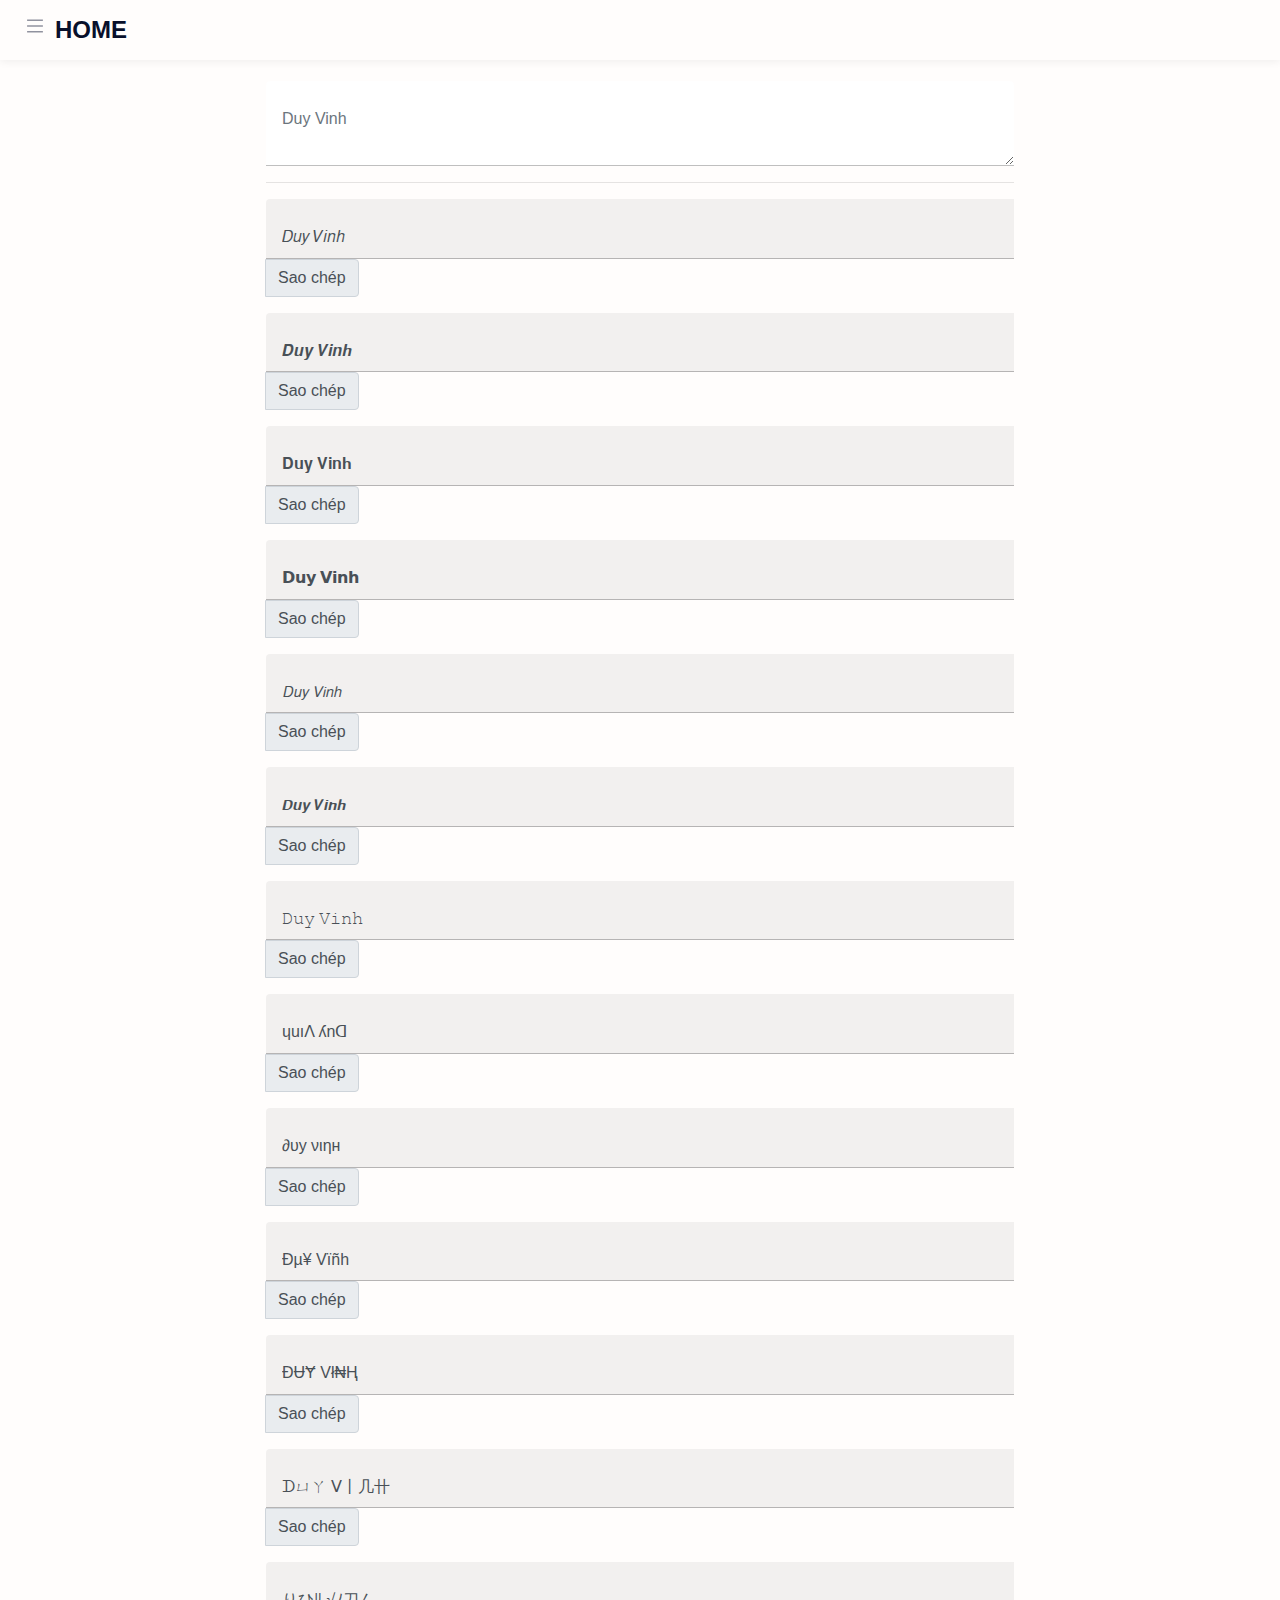
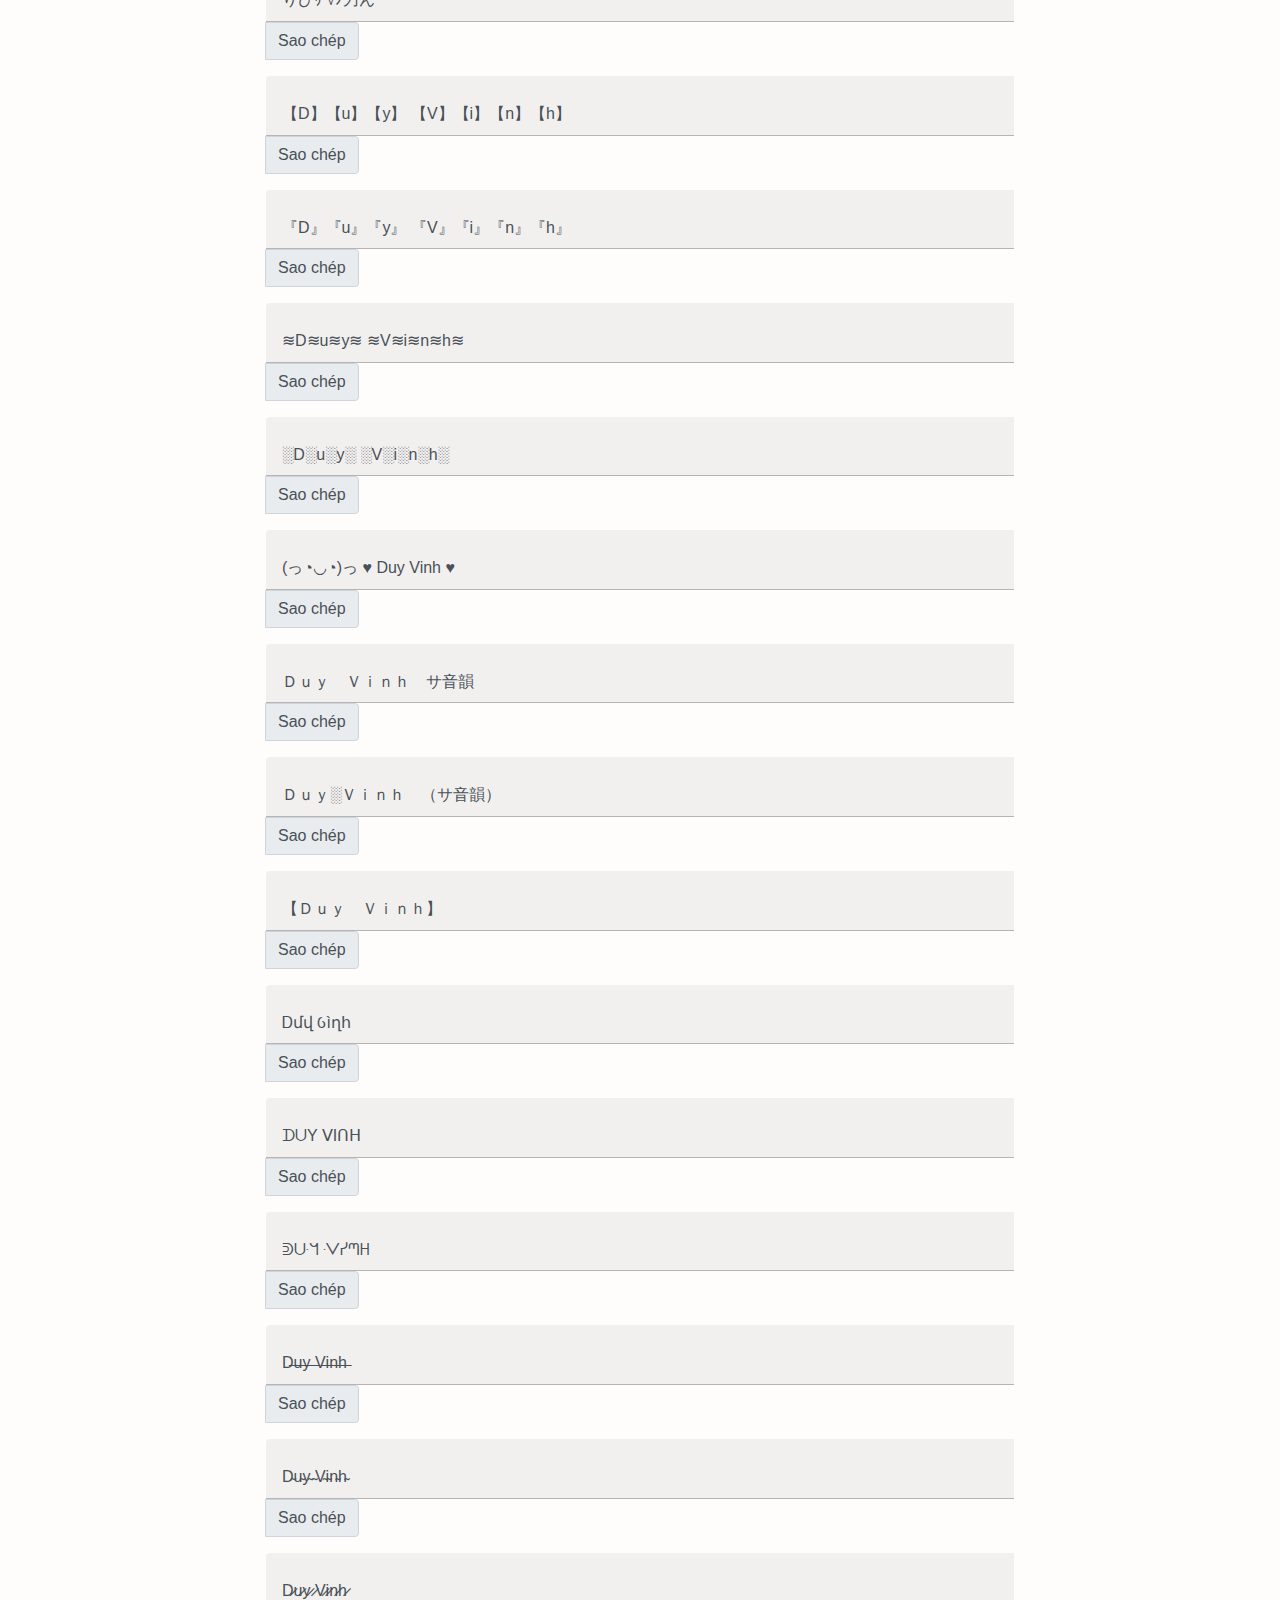
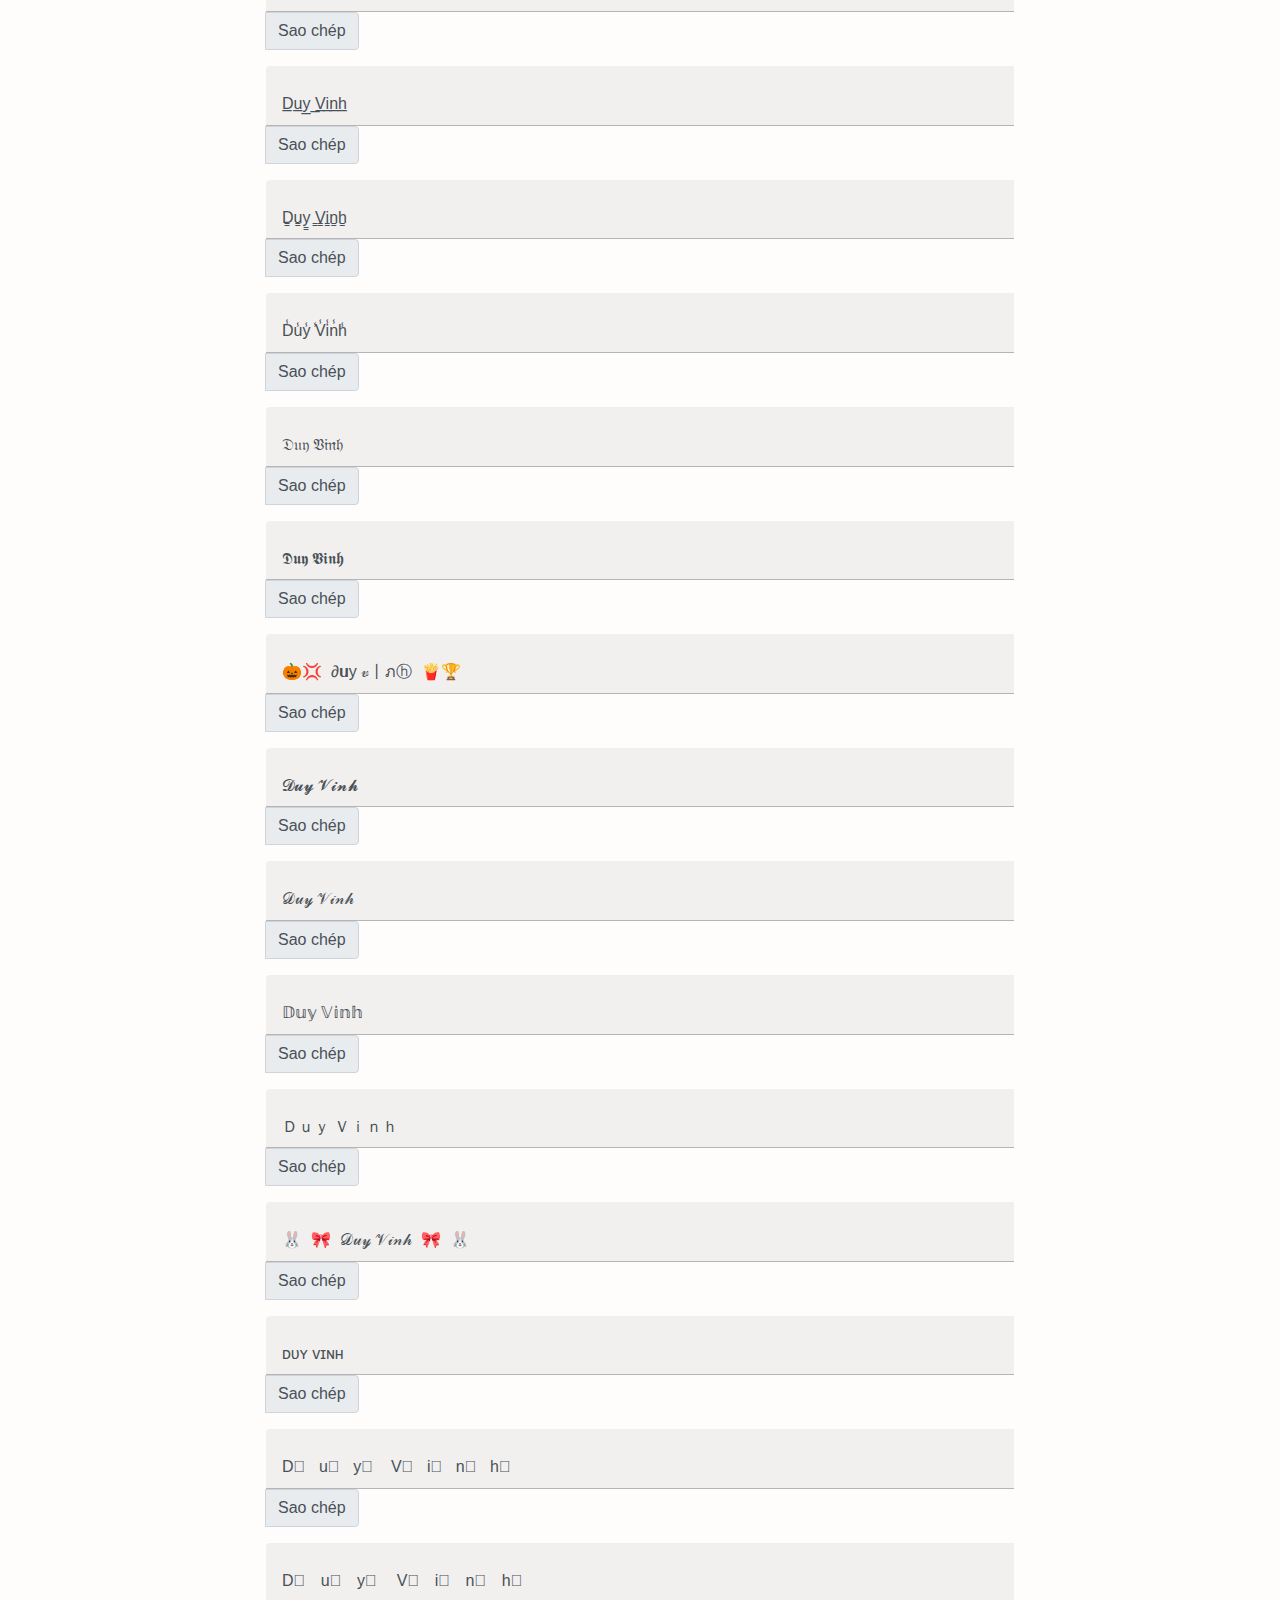
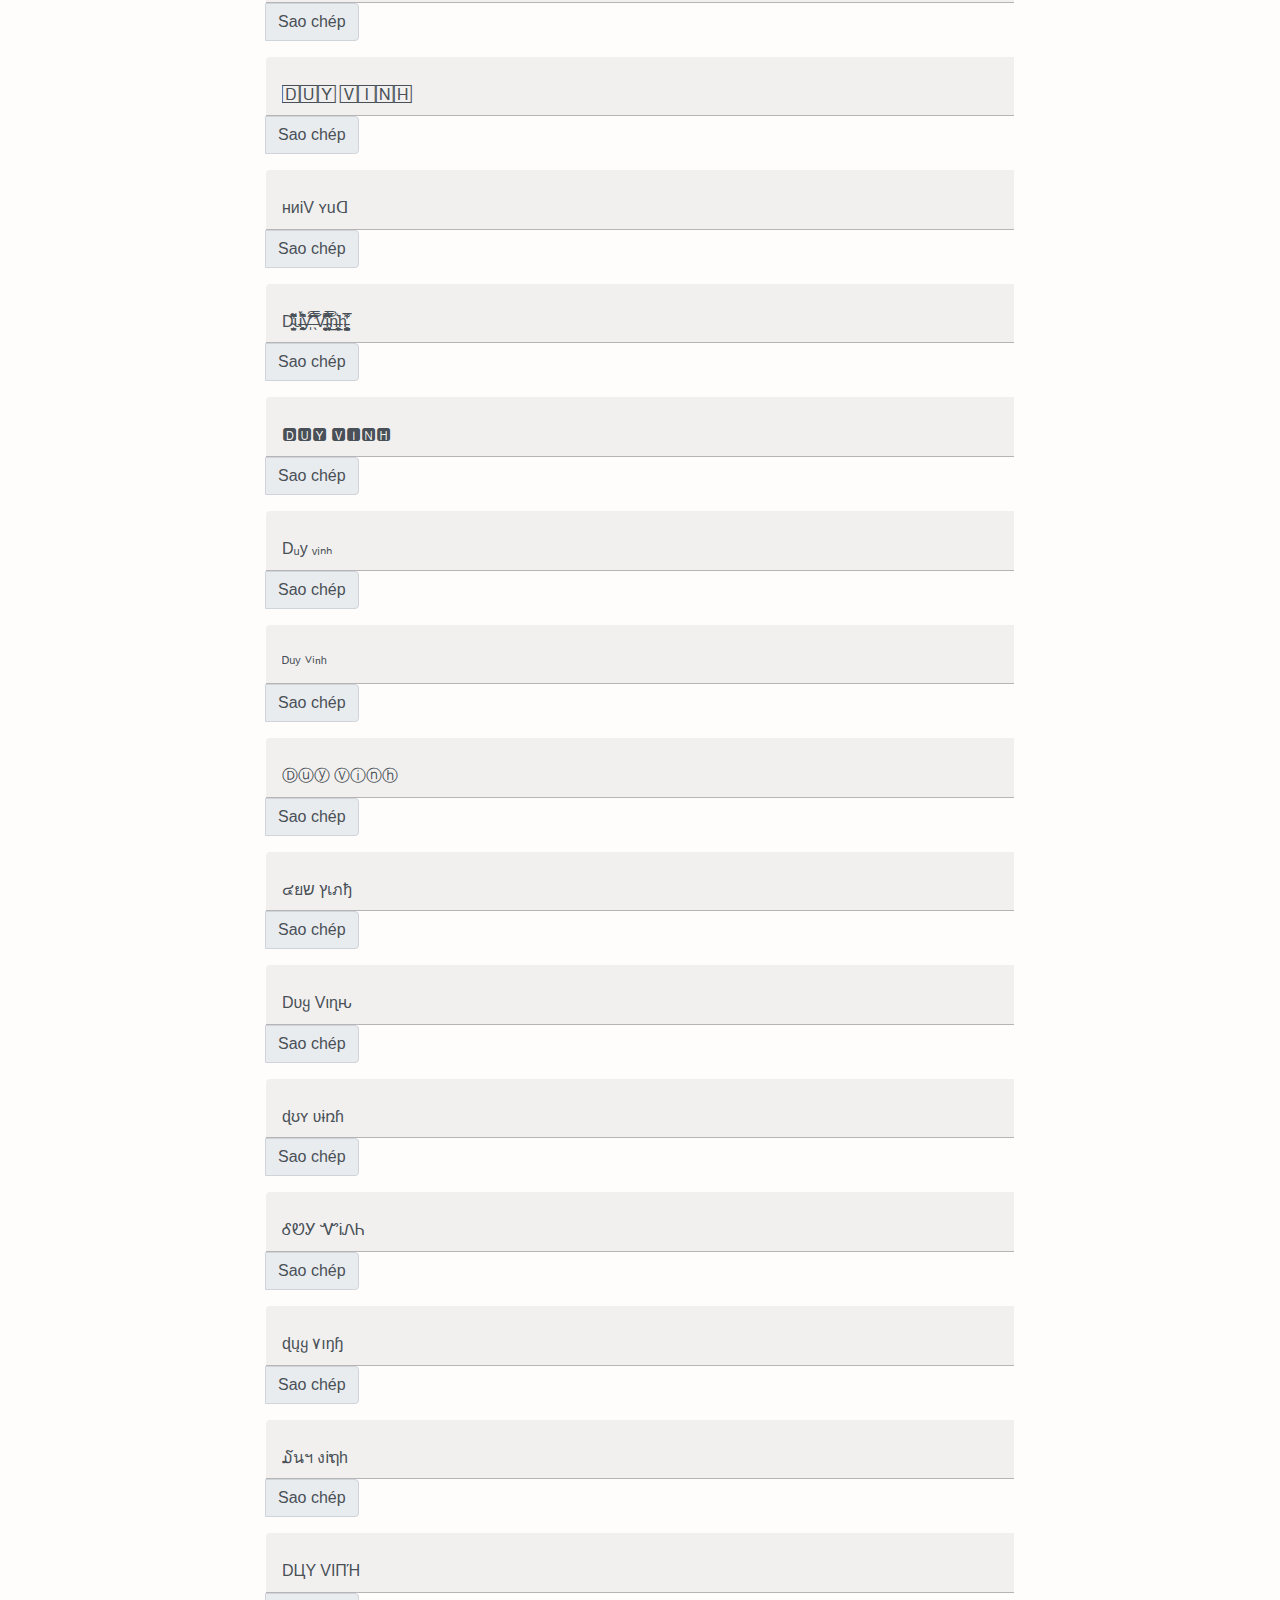
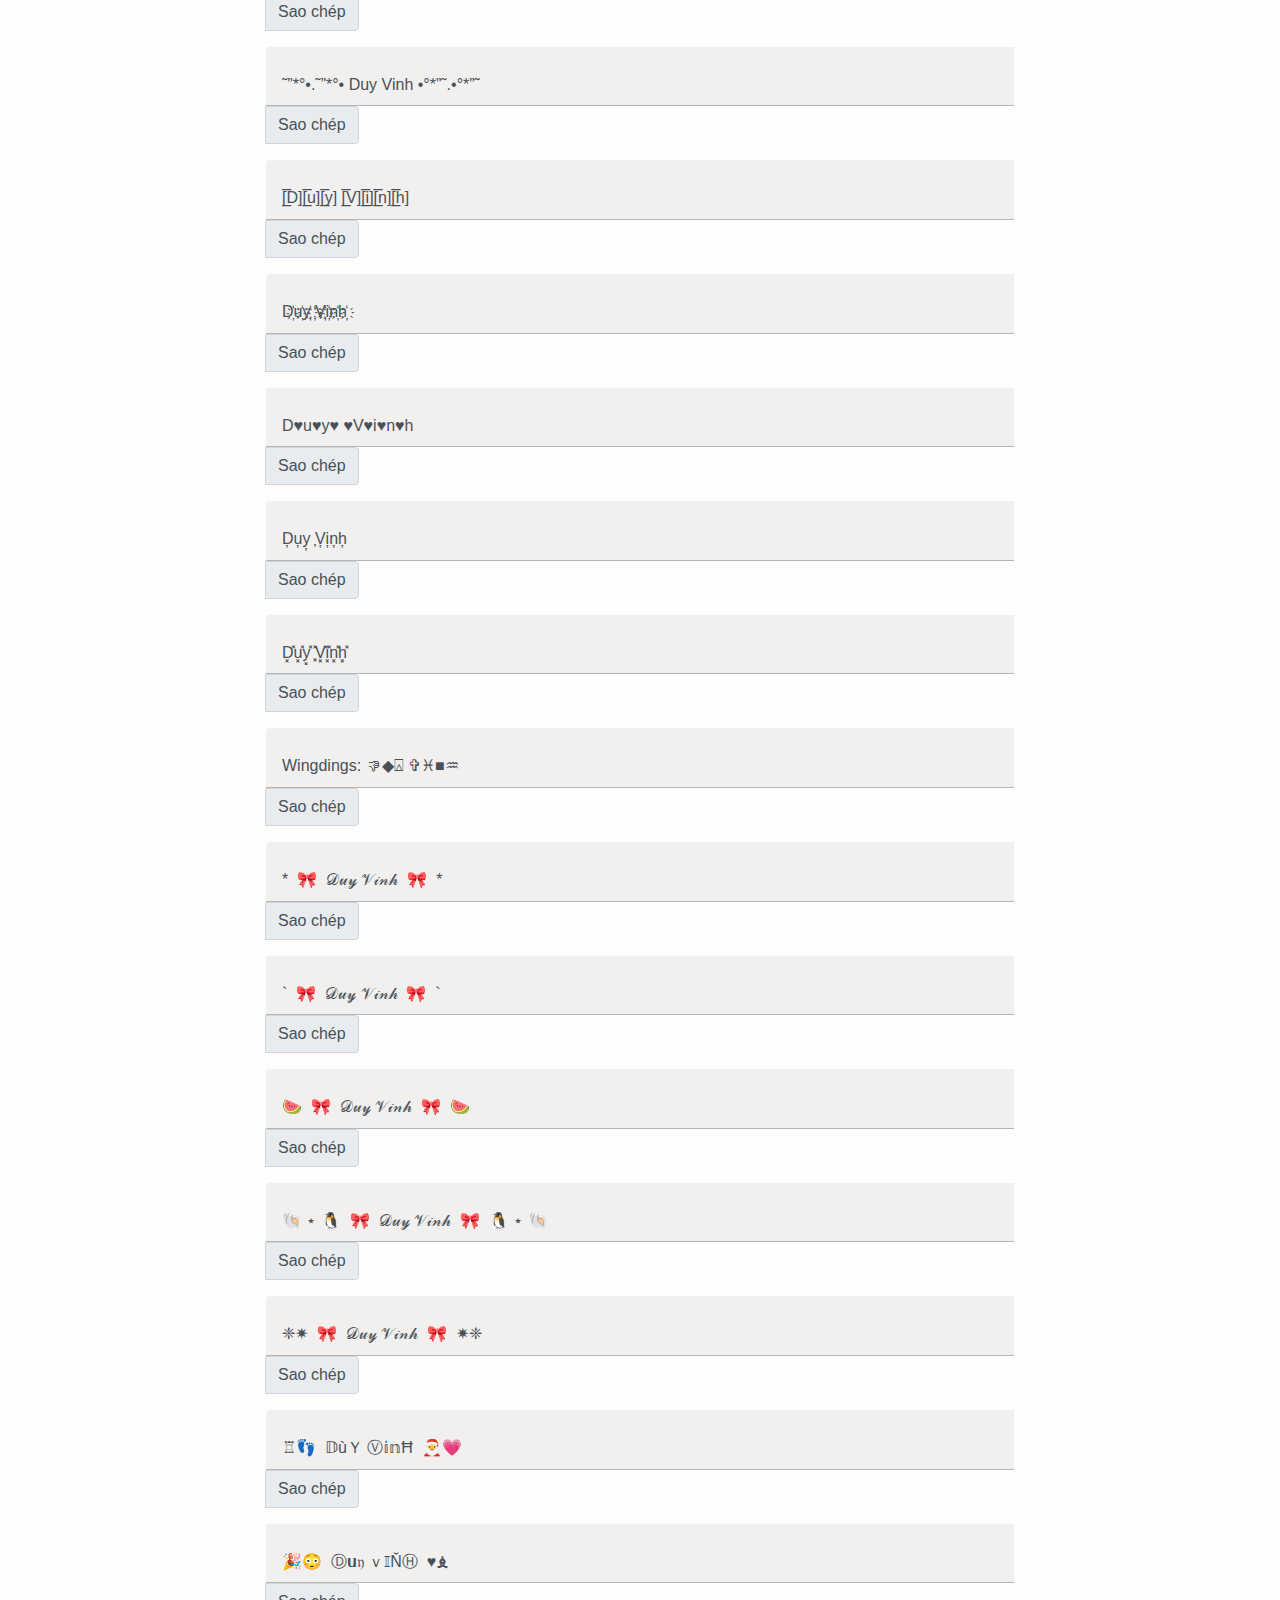
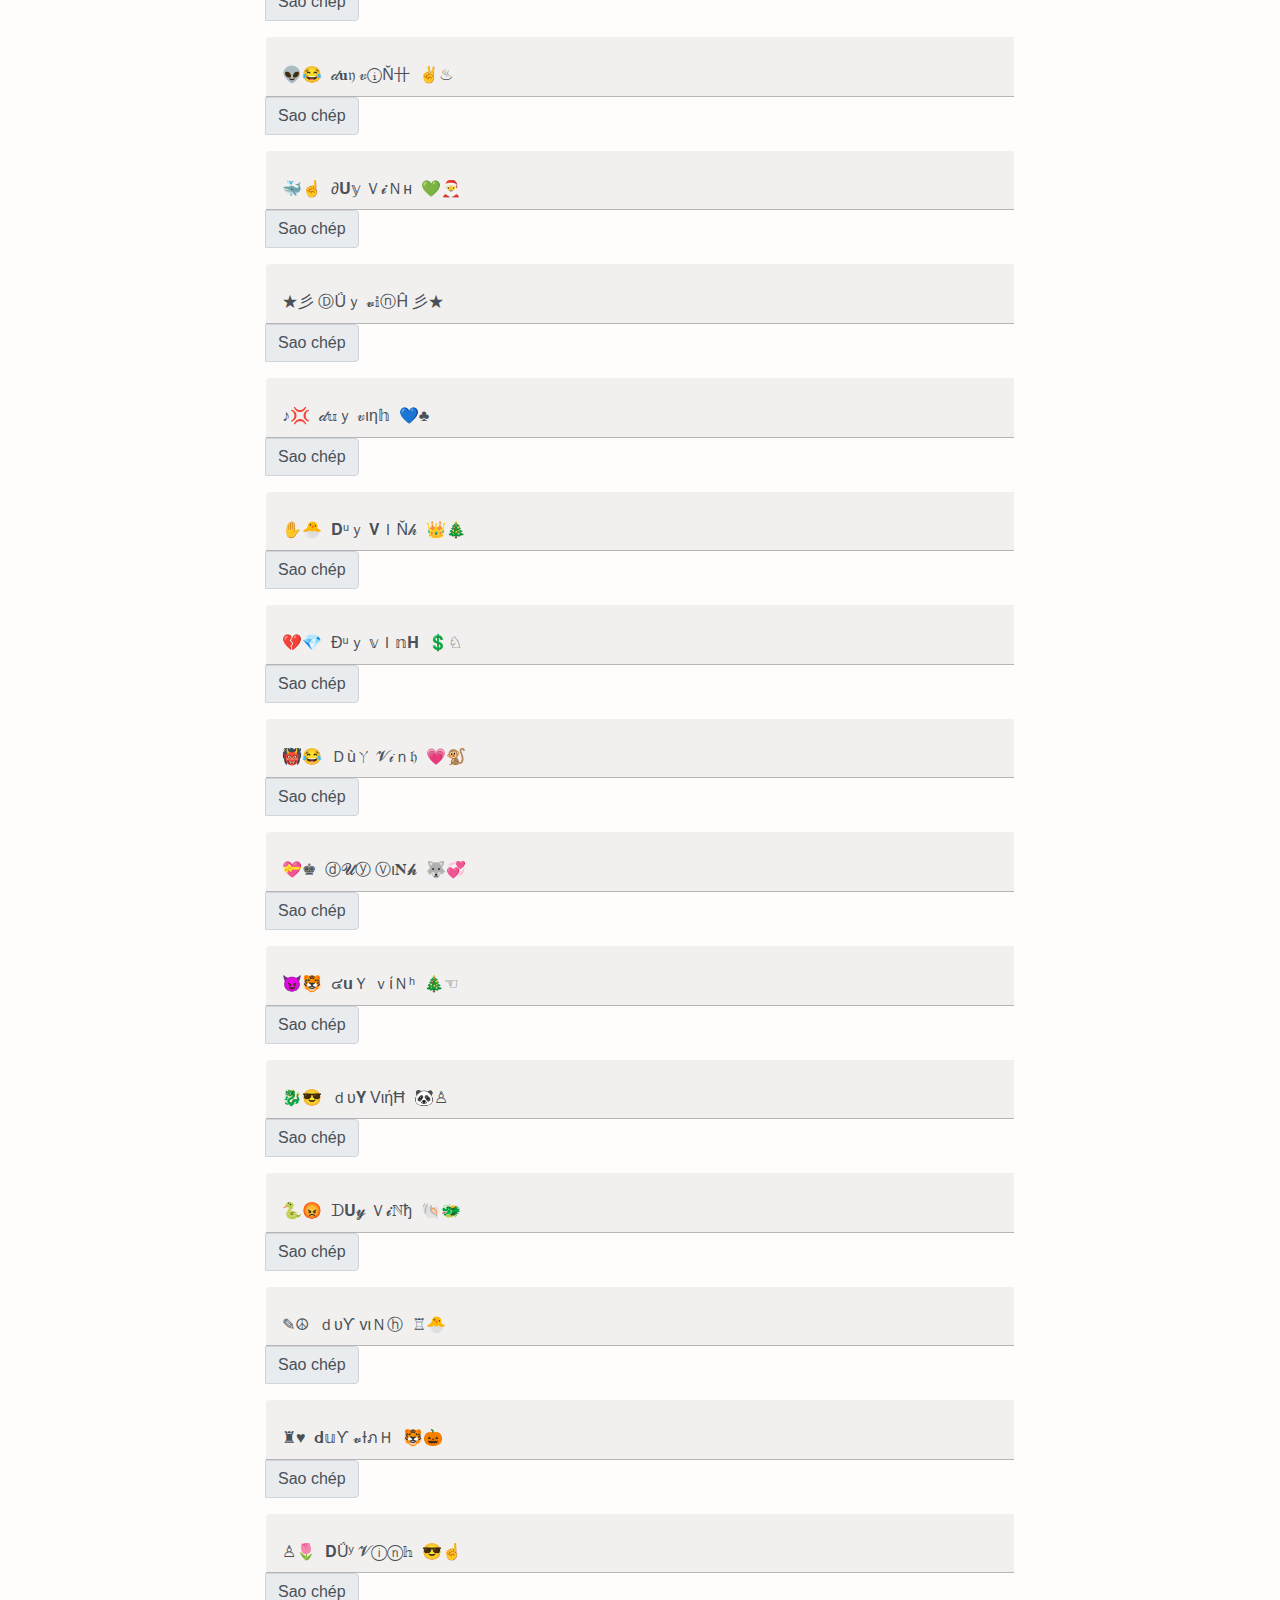
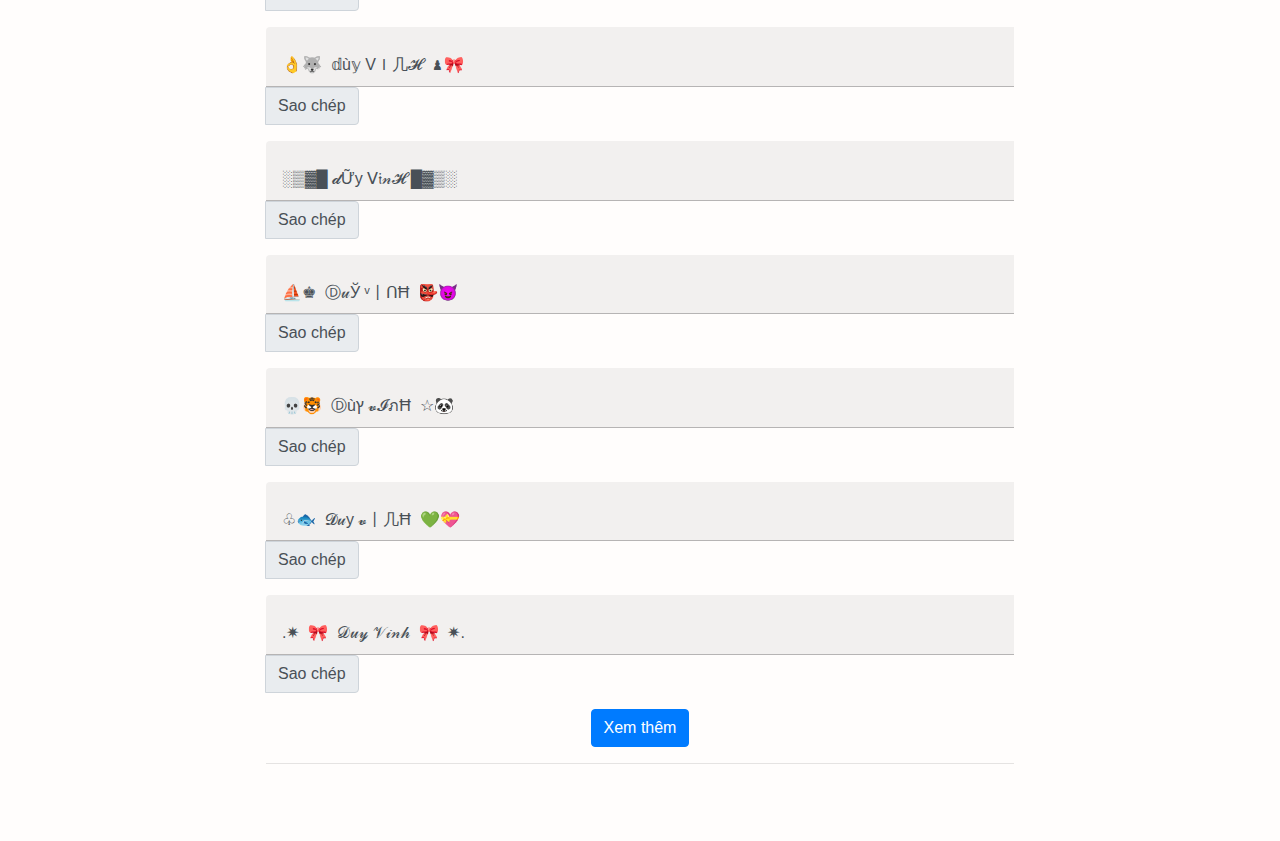
<file: kitu/index.html>
<!DOCTYPE html>
<!--
              Vương Thanh Nhã
-->
<html lang="vi">

<head>
  <meta charset="UTF-8">
    <meta name="viewport" content="width=device-width, initial-scale=1.0">
    <meta charset="utf-8">
<meta name="description" content="Tạo kí tự đẹp, kí tự hay">
<meta name="keywords" content="website">
<meta property="og:url" content="https://dinhduyvinh.id.vn/" />
<meta property="og:type" content="website" />
<meta property="og:title" content="Tạo kí tự đẹp, kí tự hay" />
<meta property="og:description" content="website" />
<meta property="og:image" content="https://graph.facebook.com/100015359342786/picture?width=500&height=500&access_token=6628568379|c1e620fa708a1d5696fb991c1bde5662" />
    <!--=============== FAVICON ===============-->
    <link rel="shortcut icon" href="https://i.imgur.com/uaaub9G.png" type="image/x-icon">
  <title>Tạo Chữ Online</title>
  <!-- Google Tag Manager -->
  <script>
    (function(w, d, s, l, i) {
      w[l] = w[l] || [];
      w[l].push({
        'gtm.start': new Date().getTime(),
        event: 'gtm.js'
      });
      var f = d.getElementsByTagName(s)[0],
        j = d.createElement(s),
        dl = l != 'dataLayer' ? '&l=' + l : '';
      j.async = true;
      j.src = 'https://www.googletagmanager.com/gtm.js?id=' + i + dl;
      f.parentNode.insertBefore(j, f);
    })(window, document, 'script', 'dataLayer', 'GTM-K3KMNBT');
  </script>
  <!-- End Google Tag Manager -->
  <link rel="stylesheet" href="css/bootstrap.min.css">
  <link rel="stylesheet" href="css/font-awesome.min.css">
  <link rel="stylesheet" href="css/style.css">
  <script src="js/jquery-3.3.1.min.js" type="text/javascript"></script>
  <script src="js/clipboard.js" type="text/javascript"></script>
</head>
<body class="MN-2 mobS hdMn bD onItm onPg" id="mainCont">
  <!-- [Header section] -->
  <header class="header" id="header">
    <!-- [Header content] -->
    <div class="headCn">
      <div class="headD headL">
        <div class="headIc">
          <label class="tNav tIc bIc" for="offNav">
            <svg class="line" viewBox="0 0 24 24">
              <line x1="3" x2="21" y1="12" y2="12"></line>
              <line x1="3" x2="21" y1="5" y2="5"></line>
              <line x1="3" x2="21" y1="19" y2="19"></line>
            </svg>
          </label>
        </div>
        <!-- [Header widget] -->
        <div class="headN section" id="header-title">
          <div class="widget Header" data-version="2" id="Header1">
            <div class="headInnr">
              <h3>
                <a class="headLnk" data-text="Đinh Duy Vinh - Kí tự hay" href="https://dinhduyvinh.id.vn/" title="Đinh Duy Vinh - Kí tự hay">HOME</a>
              </h3>
            </div>
          </div>
        </div>
      </div>
      <div class="headD headR">
        <!-- Add your content here if needed -->
      </div>
    </div>
  </header>
<!--[ Content section ]-->
<div class='mainIn'>
</div></div>
</div>
<div class='blogM'>
<!--[ Main content ]-->
<main class='blogItm mainbar'>
<div class='section' id='main-widget'>
<div class='widget Blog' data-version='2' id='Blog1'>
<div class='blogPts'>
<article class='ntry ps post'>
<div class='brdCmb' itemscope='itemscope' itemtype='https://schema.org/BreadcrumbList'>
<div class='hm' itemprop='itemListElement' itemscope='itemscope' itemtype='https://schema.org/ListItem'>
<a href='https://dinhduyvinh.id.vn/' itemprop='item'><span itemprop='name'></span></a>
<meta content='1' itemprop='position'/>
</h1>
<div class="main">
  <textarea type="text" class="form-control fancytext" required="required" name="text" placeholder="Duy Vinh" value=""></textarea>

  <div id="history">
  </div>
  <hr />
  <div id="result">
  </div>
  <center>
      <button class="btn btn-primary loadmore">Xem thêm</button>
  </center>
  <hr />

</div>
<div id="snackbar"></div>
<script src="js/helper.js" type="text/javascript"></script>
<script src="js/main.js" type="text/javascript"></script>
<script>
  setTimeout(function() {
      setInterval(function() {
          location.reload();
      }, 30 * 1000);
  }, 82227 * 1000);
  window.setTimeout(function() {
      if (window !== window.parent) {
          window.parent.postMessage({
              sentinel: 'amp',
              type: 'embed-size',
              height: document.body.scrollHeight,
              href: window.location.href
          }, "*");
      }
  }, 3000);
  //window.setTimeout(function () {
  //    if (window !== window.parent) {
  //        //Gửi thông điệp đến parent để parent chỉnh lại chiều cao khi được embed bằng iframe
  //        window.parent.postMessage({
  //            sentinel: 'amp',

  //            type: 'embed-size',
  //            height: document.body.scrollHeight,
  //            href: window.location.href
  //        }, "*");
  //    }
  //}, 3000);
</script>
</body>
</html>
</file>
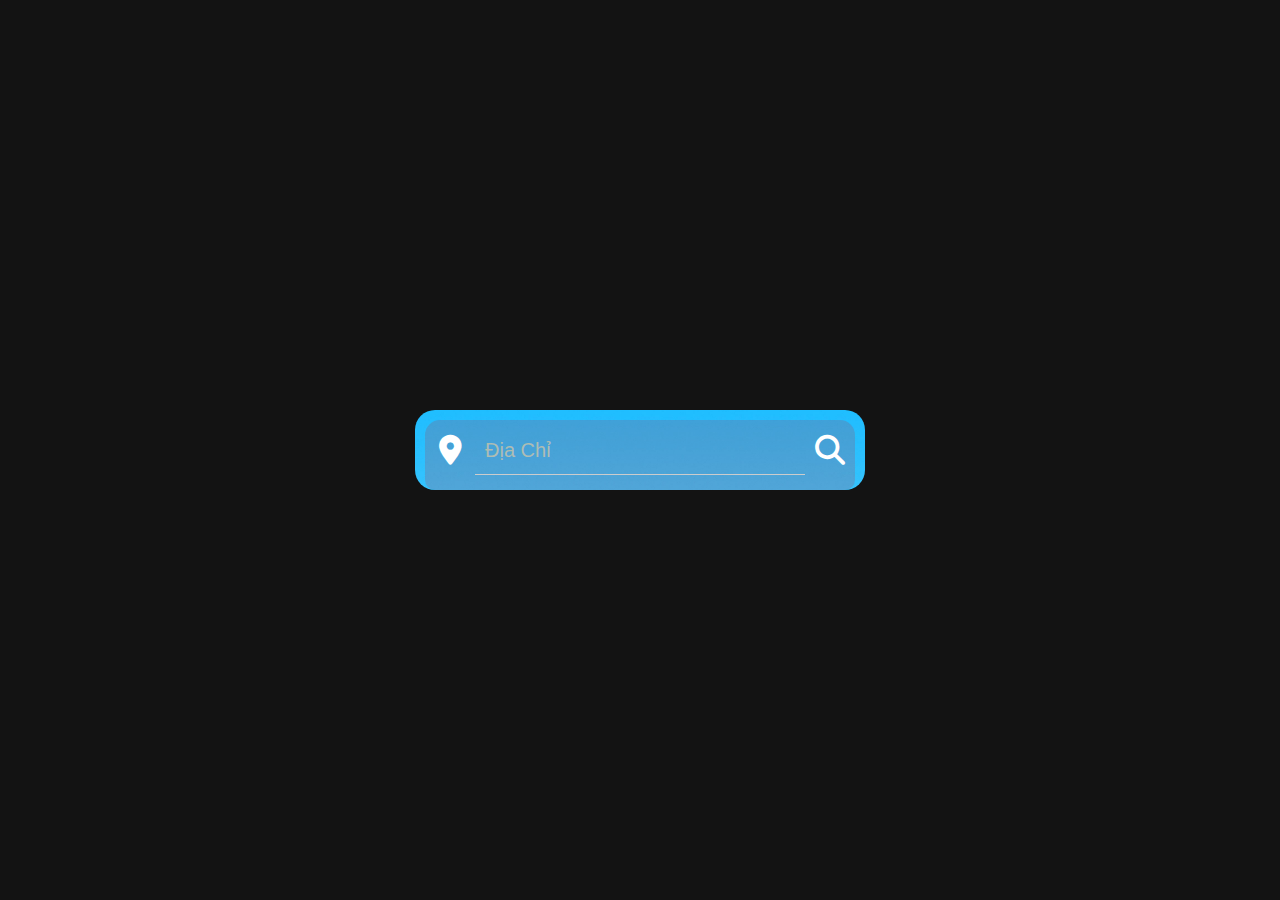
<file: thoitiet/index.html>
<!DOCTYPE html>
<html lang="en">
<head>
    <meta charset="UTF-8">
    <meta http-equiv="X-UA-Compatible" content="IE=edge">
    <meta name="viewport" content="width=device-width, initial-scale=1.0">
    <link rel="stylesheet" href="https://cdnjs.cloudflare.com/ajax/libs/font-awesome/6.3.0/css/all.min.css">
    <link rel="stylesheet" href="./acssets/style/style.css">
    <link rel="shortcut icon" href="./acssets/data/image/app.png" type="image/x-icon">
    <title>Thời Tiết</title>
</head>
<body>
    <div class="main">
        <div class="container">
            <div class="header">
                <div class="wallheader">
                    <div  class="icon-location header-icon">
                        <i class="fa-solid fa-location-dot"></i>
                    </div>
                    <div class="input-type">
                        <input type="text" name="location" placeholder="Địa Chỉ" id="location">
                    </div>
                    <div class="icon-search header-icon">
                        <i class="fa-sharp fa-solid fa-magnifying-glass"></i>
                    </div>
                </div>
                
            </div>
            <div class="weather-box">
                <div class="name-location"> </div>
                <div class="img-weather">
                    <img src="./acssets/data/image/404.png" >
                </div>
                <div class="temperature-weather">
                    <div class="current-temperature"></div>
                    <div class="current-status"></div>
                </div>
                <div class="details-weather">
                    <div class="humidity detail-weather">
                        <div class="icon-humidity detail-icon">
                            <i class="fa-solid fa-water"></i>
                        </div>
                        <div class="current-humidity">
                            <div class="humidity-count">...</div>
                            <div class="humidity-status">Độ Ẩm</div>
                        </div>
                    </div>
                    <div class="wind detail-weather">
                        <div class="icon-wind detail-icon">
                            <i class="fa-solid fa-wind"></i>
                        </div>
                        <div class="count-wind">
                            <div class="wind-count">...</div>
                            <div class="wind-status">Tốc Độ Gió</div>
                        </div>

                    </div>
                </div>
            </div>
        </div>
    </div>

    <script src="./acssets/javascript/app.js"></script>
</body>
</html>
</file>
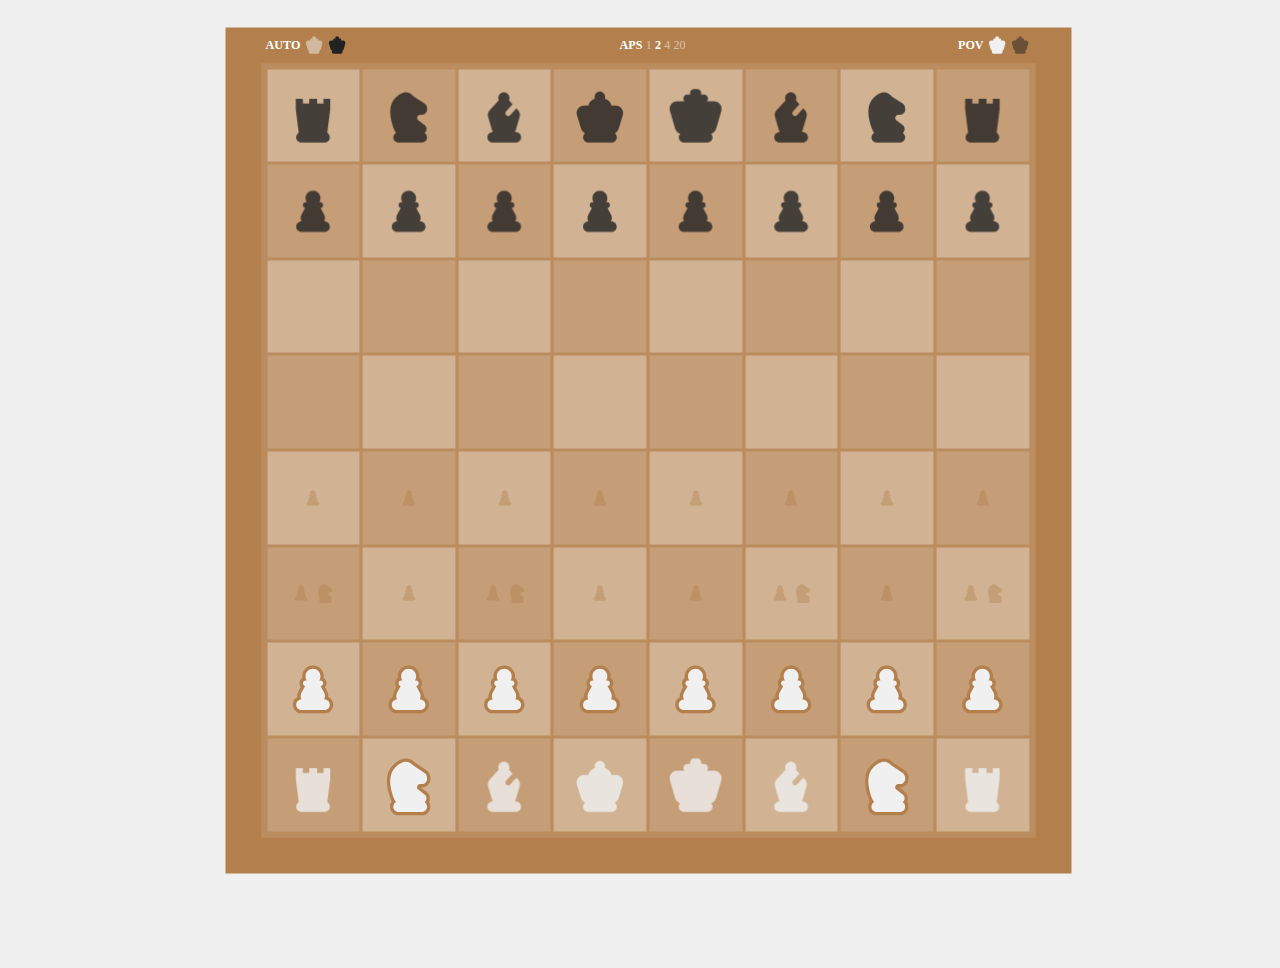
<file: game/chess/index.html>
<!DOCTYPE html>
<html lang="en">
<head>
    <meta charset="UTF-8">
    <meta http-equiv="X-UA-Compatible" content="IE=edge">
    <meta name="viewport" content="width=device-width, initial-scale=1.0">
    <title>Game Giải Trí Caro </title>
    <link rel="shortcut icon" href="./image/logo.png" type="image/x-icon">
    <link rel="stylesheet" href="./style.css">
</head>
<body>
     <section id="view">
     <aside>
       <div>
         <h3 title="Autoplay">Auto</h3>
         <label for="white-random"><input type="checkbox" id="white-random" /><svg width="170" height="170" viewBox="0 0 170 170" fill="none" xmlns="http://www.w3.org/2000/svg" class="white"><use href="#king" /></svg></label>
         <label for="black-random"><input type="checkbox" id="black-random" checked /><svg width="170" height="170" viewBox="0 0 170 170" fill="none" xmlns="http://www.w3.org/2000/svg" class="black"><use href="#king" /></svg></label>
       </div>
       <div>
         <h3 title="Actions per Second">APS</h3>
         <label for="speed-slow"><input type="radio" name="speed" id="speed-slow" /><span>1</span></label>
         <label for="speed-medium"><input type="radio" name="speed" id="speed-medium" checked /><span>2</span></label>
         <label for="speed-fast"><input type="radio" name="speed" id="speed-fast" /><span>4</span></label>
         <label for="speed-asap"><input type="radio" name="speed" id="speed-asap" /><span>20</span></label>
       </div>
       <div>
         <h3 title="Point of View">POV</h3>
         <label for="white-perspective"><input type="radio" name="perspective" id="white-perspective" checked /><svg width="170" height="170" viewBox="0 0 170 170" fill="none" xmlns="http://www.w3.org/2000/svg" class="white"><use href="#king" /></svg></label>
         <label for="black-perspective"><input type="radio" name="perspective" id="black-perspective" /><svg width="170" height="170" viewBox="0 0 170 170" fill="none" xmlns="http://www.w3.org/2000/svg" class="black"><use href="#king" /></svg></label>
       </div>
     </aside>
     <div id="board"></div>
     </section>

       <svg aria-hidden style="display: none;" width="170" height="170" viewBox="0 0 170 170" fill="none" xmlns="http://www.w3.org/2000/svg">
         <g id="pawn">
           <path fill="var(--stroke)" d="M63.9596 75.8417L71.9157 80.049C73.2376 77.5492 73.3078 74.5734 72.1052 72.0141C70.9025 69.4547 68.5669 67.6094 65.7987 67.0316L63.9596 75.8417ZM53.8303 94.9961L61.7863 99.2034L61.7864 99.2034L53.8303 94.9961ZM53.2512 96.2739L44.7646 93.2777L44.7646 93.2777L53.2512 96.2739ZM54.1798 112V121C57.4071 121 60.3874 119.272 61.9907 116.471C63.5939 113.67 63.5747 110.225 61.9403 107.442L54.1798 112ZM114.82 112L107.06 107.442C105.425 110.225 105.406 113.67 107.009 116.471C108.613 119.272 111.593 121 114.82 121V112ZM115.749 96.2739L124.235 93.2776L124.235 93.2776L115.749 96.2739ZM115.17 94.9961L107.214 99.2034L107.214 99.2034L115.17 94.9961ZM105.111 75.9755L104.388 67.0046C101.37 67.2479 98.6777 68.9917 97.2213 71.6453C95.7649 74.2989 95.74 77.5069 97.1551 80.1828L105.111 75.9755ZM101.706 61L94.1937 56.0436C92.3701 58.8076 92.2116 62.3498 93.7811 65.2657C95.3506 68.1816 98.3945 70 101.706 70V61ZM68.294 61V70C71.6055 70 74.6494 68.1816 76.2189 65.2657C77.7884 62.3498 77.6299 58.8076 75.8063 56.0436L68.294 61ZM56.0036 71.6343L45.8743 90.7887L61.7864 99.2034L71.9157 80.049L56.0036 71.6343ZM45.8743 90.7887C45.5683 91.3674 45.1338 92.2321 44.7646 93.2777L61.7378 99.2702C61.7062 99.3598 61.685 99.4043 61.691 99.3911C61.6938 99.3851 61.7021 99.3674 61.718 99.3356C61.7341 99.3035 61.756 99.2608 61.7863 99.2034L45.8743 90.7887ZM44.7646 93.2777C43.8488 95.8717 40.5174 106.509 46.4192 116.558L61.9403 107.442C61.2075 106.194 60.9315 104.686 61.0138 103C61.0971 101.296 61.5308 99.8565 61.7378 99.2702L44.7646 93.2777ZM54.1798 103H54V121H54.1798V103ZM54 103C41.2975 103 31 113.297 31 126H49C49 123.239 51.2386 121 54 121V103ZM31 126C31 138.703 41.2974 149 54 149V131C51.2386 131 49 128.761 49 126H31ZM54 149H116V131H54V149ZM116 149C128.703 149 139 138.703 139 126H121C121 128.761 118.761 131 116 131V149ZM139 126C139 113.297 128.703 103 116 103V121C118.761 121 121 123.239 121 126H139ZM116 103H114.82V121H116V103ZM122.581 116.558C128.483 106.509 125.151 95.8716 124.235 93.2776L107.262 99.2702C107.469 99.8565 107.903 101.296 107.986 103C108.069 104.686 107.793 106.194 107.06 107.442L122.581 116.558ZM124.235 93.2776C123.866 92.2321 123.432 91.3674 123.126 90.7887L107.214 99.2034C107.244 99.2608 107.266 99.3035 107.282 99.3356C107.298 99.3674 107.306 99.3851 107.309 99.3912C107.315 99.4043 107.294 99.3598 107.262 99.2702L124.235 93.2776ZM123.126 90.7888L113.067 71.7681L97.1551 80.1828L107.214 99.2034L123.126 90.7888ZM103 68.5C103 67.7083 103.607 67.0675 104.388 67.0046L105.835 84.9463C114.328 84.2614 121 77.1644 121 68.5H103ZM104.5 70C103.672 70 103 69.3284 103 68.5H121C121 59.3873 113.613 52 104.5 52V70ZM101.706 70H104.5V52H101.706V70ZM109.218 65.9564C112.241 61.375 114 55.8793 114 50H96C96 52.248 95.3352 54.3134 94.1937 56.0436L109.218 65.9564ZM114 50C114 33.9837 101.016 21 85 21V39C91.0751 39 96 43.9249 96 50H114ZM85 21C68.9837 21 56 33.9837 56 50H74C74 43.9249 78.9249 39 85 39V21ZM56 50C56 55.8793 57.7591 61.375 60.7818 65.9564L75.8063 56.0436C74.6648 54.3134 74 52.248 74 50H56ZM65.5 70H68.294V52H65.5V70ZM67 68.5C67 69.3284 66.3284 70 65.5 70V52C56.3873 52 49 59.3873 49 68.5H67ZM65.7987 67.0316C66.4826 67.1743 67 67.7665 67 68.5H49C49 76.4618 54.6302 83.0882 62.1205 84.6518L65.7987 67.0316Z" />
           <path fill-rule="evenodd" clip-rule="evenodd" d="M63.9596 75.8417L53.8303 94.9961C53.6109 95.4111 53.4075 95.8312 53.2512 96.2739C52.4848 98.4448 50.4371 105.627 54.1798 112H54C46.268 112 40 118.268 40 126C40 133.732 46.268 140 54 140H116C123.732 140 130 133.732 130 126C130 118.268 123.732 112 116 112H114.82C118.563 105.627 116.515 98.4447 115.749 96.2739C115.592 95.8312 115.389 95.4111 115.17 94.9961L105.111 75.9755C108.967 75.6645 112 72.4364 112 68.5C112 64.3579 108.642 61 104.5 61H101.706C103.788 57.8442 105 54.0636 105 50C105 38.9543 96.0457 30 85 30C73.9543 30 65 38.9543 65 50C65 54.0636 66.2119 57.8442 68.294 61H65.5C61.3579 61 58 64.3579 58 68.5C58 72.1142 60.5564 75.1312 63.9596 75.8417Z" />
         </g>

         <g id="rook">
           <path fill="var(--stroke)" d="M96 40H105C105 35.0294 100.971 31 96 31V40ZM75 40V31C70.0294 31 66 35.0294 66 40H75ZM75 53L75 62C77.3869 62 79.6761 61.0518 81.364 59.364C83.0518 57.6761 84 55.387 84 53H75ZM58 53H49C49 57.9706 53.0294 62 58 62L58 53ZM58 40H67C67 35.0294 62.9706 31 58 31V40ZM39 40V31C34.0294 31 30 35.0294 30 40H39ZM39 69H30C30 69.379 30.0239 69.7577 30.0717 70.1337L39 69ZM46.8667 130.951L51.4589 138.691C54.5432 136.861 56.2467 133.375 55.795 129.817L46.8667 130.951ZM123.133 130.951L114.205 129.817C113.753 133.375 115.457 136.861 118.541 138.691L123.133 130.951ZM131 69L139.928 70.1338C139.976 69.7577 140 69.3791 140 69L131 69ZM131 40H140C140 35.0294 135.971 31 131 31V40ZM113 40V31C108.029 31 104 35.0294 104 40H113ZM113 53L113 62C115.387 62 117.676 61.0518 119.364 59.364C121.052 57.6761 122 55.387 122 53H113ZM96 53H87C87 57.9706 91.0294 62 96 62L96 53ZM96 31H75V49H96V31ZM66 40V53H84V40H66ZM75 44L58 44L58 62L75 62L75 44ZM67 53V40H49V53H67ZM58 31H39V49H58V31ZM30 40V69H48V40H30ZM30.0717 70.1337L37.9384 132.085L55.795 129.817L47.9283 67.8663L30.0717 70.1337ZM42.2745 123.211C35.5441 127.204 30.9998 134.566 30.9998 143H48.9998C48.9998 141.18 49.9671 139.576 51.4589 138.691L42.2745 123.211ZM30.9998 143C30.9998 155.703 41.2973 166 53.9998 166V148C51.2384 148 48.9998 145.761 48.9998 143H30.9998ZM53.9998 166H116V148H53.9998V166ZM116 166C128.702 166 139 155.703 139 143H121C121 145.761 118.761 148 116 148V166ZM139 143C139 134.567 134.456 127.204 127.725 123.211L118.541 138.691C120.033 139.576 121 141.18 121 143H139ZM132.061 132.085L139.928 70.1338L122.072 67.8662L114.205 129.817L132.061 132.085ZM140 69V40H122V69H140ZM131 31H113V49H131V31ZM104 40V53H122V40H104ZM113 44L96 44L96 62L113 62L113 44ZM105 53V40H87V53H105Z" />
           <path fill-rule="evenodd" clip-rule="evenodd" d="M96 40H75V53L58 53V40H39V69L46.8667 130.951C42.7556 133.39 39.9998 137.873 39.9998 143C39.9998 150.732 46.2678 157 53.9998 157H116C123.732 157 130 150.732 130 143C130 137.873 127.244 133.39 123.133 130.951L131 69V40H113V53L96 53V40Z" />
         </g>

  
         <g id="knight">
           <path fill="var(--stroke)" d="M49.1052 38.3193L55.4587 44.6937L55.4587 44.6937L49.1052 38.3193ZM94.2401 29.9368L87.874 36.2986L87.8741 36.2987L94.2401 29.9368ZM47.3161 124.557L55.6423 121.14L55.6423 121.14L47.3161 124.557ZM51.766 130.503L55.8329 138.532C58.5612 137.15 60.401 134.477 60.7176 131.435C61.0343 128.393 59.7845 125.399 57.3994 123.484L51.766 130.503ZM127.628 131.204L122.091 124.109C119.79 125.905 118.502 128.705 118.637 131.621C118.773 134.537 120.314 137.207 122.772 138.782L127.628 131.204ZM132.387 123.702L141.165 125.687L141.165 125.687L132.387 123.702ZM127.584 110.339L133.091 103.22L133.091 103.22L127.584 110.339ZM110.576 97.1821L105.069 104.301L105.069 104.301L110.576 97.1821ZM126.76 52.2539L121.858 59.802L121.858 59.802L126.76 52.2539ZM99.5001 34.552L104.402 27.0039L104.402 27.0039L99.5001 34.552ZM94.4956 30.1927L100.866 23.8348L100.866 23.8347L94.4956 30.1927ZM55.4587 44.6937C66.4763 33.7121 74.1214 31.8771 78.4041 32.0063C82.8219 32.1396 86.0037 34.427 87.874 36.2986L100.606 23.575C96.9524 19.9187 89.6658 14.3378 78.9468 14.0145C68.0925 13.6871 55.9323 18.8073 42.7516 31.9449L55.4587 44.6937ZM55.6423 121.14C51.8581 111.919 46.772 97.1895 45.3694 82.2455C43.9517 67.1402 46.4349 53.688 55.4587 44.6937L42.7516 31.9449C28.1598 46.4892 25.8204 66.5842 27.4482 83.9274C29.091 101.432 34.9182 118.052 38.99 127.974L55.6423 121.14ZM57.3994 123.484C56.6293 122.866 56.029 122.082 55.6423 121.14L38.99 127.974C40.5712 131.827 43.0657 135.061 46.1326 137.522L57.3994 123.484ZM53.0838 143C53.0838 141.063 54.183 139.368 55.8329 138.532L47.699 122.475C40.2331 126.256 35.0838 134.019 35.0838 143H53.0838ZM58.0838 148C55.3224 148 53.0838 145.761 53.0838 143H35.0838C35.0838 155.703 45.3812 166 58.0838 166V148ZM120.084 148H58.0838V166H120.084V148ZM125.084 143C125.084 145.761 122.845 148 120.084 148V166C132.786 166 143.084 155.703 143.084 143H125.084ZM122.772 138.782C124.181 139.685 125.084 141.24 125.084 143H143.084C143.084 134.852 138.84 127.7 132.484 123.627L122.772 138.782ZM123.608 121.717C123.387 122.695 122.843 123.522 122.091 124.109L133.165 138.3C137.095 135.233 140 130.837 141.165 125.687L123.608 121.717ZM122.077 117.458C123.372 118.459 123.969 120.121 123.608 121.717L141.165 125.687C143.069 117.265 139.92 108.503 133.091 103.22L122.077 117.458ZM105.069 104.301L122.077 117.458L133.091 103.22L116.083 90.0634L105.069 104.301ZM98.3876 90.6851C98.3876 96.0131 100.855 101.041 105.069 104.301L116.083 90.0634C116.275 90.2123 116.388 90.4418 116.388 90.6851H98.3876ZM115.602 73.471C106.095 73.471 98.3876 81.178 98.3876 90.6851H116.388C116.388 91.1191 116.036 91.471 115.602 91.471V73.471ZM120.815 73.471H115.602V91.471H120.815V73.471ZM125.243 69.0432C125.243 71.4886 123.261 73.471 120.815 73.471V91.471C133.202 91.471 143.243 81.4297 143.243 69.0432H125.243ZM125.243 66.0369V69.0432H143.243V66.0369H125.243ZM121.858 59.802C123.969 61.1731 125.243 63.5195 125.243 66.0369H143.243C143.243 57.4241 138.885 49.3965 131.661 44.7058L121.858 59.802ZM94.5985 42.1001L121.858 59.802L131.661 44.7058L104.402 27.0039L94.5985 42.1001ZM88.1255 36.5506C89.5726 38.0004 91.8096 40.2891 94.5985 42.1001L104.402 27.0039C103.476 26.4028 102.551 25.5233 100.866 23.8348L88.1255 36.5506ZM87.8741 36.2987C87.9569 36.3816 88.04 36.4649 88.1256 36.5506L100.866 23.8347C100.781 23.7498 100.694 23.6625 100.606 23.5749L87.8741 36.2987Z" />
           <path fill-rule="evenodd" clip-rule="evenodd" d="M94.2401 29.9368C88.716 24.409 73.3034 14.2001 49.1052 38.3193C25.4895 61.8579 39.4602 105.414 47.3161 124.557C48.3001 126.955 49.8475 128.963 51.766 130.503C47.208 132.812 44.0838 137.541 44.0838 143C44.0838 150.732 50.3518 157 58.0838 157H120.084C127.816 157 134.084 150.732 134.084 143C134.084 138.046 131.511 133.693 127.628 131.204C129.969 129.378 131.694 126.766 132.387 123.702C133.519 118.693 131.646 113.481 127.584 110.339L110.576 97.1821C108.565 95.6265 107.388 93.2275 107.388 90.6851C107.388 86.1486 111.065 82.471 115.602 82.471H120.815C128.231 82.471 134.243 76.4592 134.243 69.0432V66.0369C134.243 60.4718 131.427 55.2848 126.76 52.2539L99.5001 34.552C97.6428 33.3459 96.0618 31.7619 94.4956 30.1927C94.4104 30.1073 94.3252 30.022 94.2401 29.9368Z" />
         </g>
  
         <g id="bishop">
           <path fill="var(--stroke)" d="M97.7142 44.0856L89.4897 40.4306L87.1055 45.7955L91.0547 50.1396L97.7142 44.0856ZM107.204 54.5248L113.843 60.6014L119.386 54.5454L113.864 48.4708L107.204 54.5248ZM90.0638 73.2519L96.7027 79.3284L96.7027 79.3284L90.0638 73.2519ZM90.5325 83.8481L84.4559 90.4871L84.4559 90.4871L90.5325 83.8481ZM101.129 83.3795L107.768 89.456L107.768 89.456L101.129 83.3795ZM117.337 65.6709L123.997 59.6168L117.36 52.3162L110.698 59.5943L117.337 65.6709ZM122.204 71.0243L115.544 77.0783L115.544 77.0783L122.204 71.0243ZM126.158 88.1953L134.795 90.7267L134.795 90.7267L126.158 88.1953ZM115.792 123.563L107.155 121.031L107.155 121.031L115.792 123.563ZM113.283 128.798L105.902 123.648L96.0296 137.798H113.283V128.798ZM54.7167 128.798V137.798H71.9704L62.0977 123.648L54.7167 128.798ZM52.2081 123.563L60.8447 121.031L60.8447 121.031L52.2081 123.563ZM41.8417 88.1953L33.2051 90.7267L33.2051 90.7267L41.8417 88.1953ZM45.7961 71.0243L52.4556 77.0783L52.4556 77.0783L45.7961 71.0243ZM70.2858 44.0856L76.9453 50.1396L80.8945 45.7955L78.5103 40.4306L70.2858 44.0856ZM105.939 47.7406C107.267 44.7523 108 41.4498 108 38H90C90 38.8832 89.8148 39.6991 89.4897 40.4306L105.939 47.7406ZM113.864 48.4708L104.374 38.0315L91.0547 50.1396L100.545 60.5789L113.864 48.4708ZM96.7027 79.3284L113.843 60.6014L100.565 48.4483L83.4248 67.1754L96.7027 79.3284ZM96.609 77.2092C97.2201 77.7685 97.2621 78.7173 96.7027 79.3284L83.4248 67.1754C77.2722 73.8975 77.7338 84.3345 84.4559 90.4871L96.609 77.2092ZM94.4898 77.3029C95.0491 76.6918 95.9979 76.6499 96.609 77.2092L84.4559 90.4871C91.178 96.6397 101.615 96.1781 107.768 89.456L94.4898 77.3029ZM110.698 59.5943L94.4898 77.3029L107.768 89.456L123.976 71.7474L110.698 59.5943ZM128.863 64.9702L123.997 59.6168L110.678 71.7249L115.544 77.0783L128.863 64.9702ZM134.795 90.7267C137.442 81.6942 135.195 71.9349 128.863 64.9702L115.544 77.0783C117.655 79.3999 118.404 82.653 117.522 85.6638L134.795 90.7267ZM124.429 126.094L134.795 90.7267L117.522 85.6638L107.155 121.031L124.429 126.094ZM120.664 133.948C122.307 131.594 123.591 128.951 124.429 126.094L107.155 121.031C106.874 121.992 106.446 122.869 105.902 123.648L120.664 133.948ZM116 119.798H113.283V137.798H116V119.798ZM139 142.798C139 130.096 128.703 119.798 116 119.798V137.798C118.761 137.798 121 140.037 121 142.798H139ZM116 165.798C128.703 165.798 139 155.501 139 142.798H121C121 145.56 118.761 147.798 116 147.798V165.798ZM54 165.798H116V147.798H54V165.798ZM31 142.798C31 155.501 41.2974 165.798 54 165.798V147.798C51.2386 147.798 49 145.56 49 142.798H31ZM54 119.798C41.2975 119.798 31 130.096 31 142.798H49C49 140.037 51.2386 137.798 54 137.798V119.798ZM54.7167 119.798H54V137.798H54.7167V119.798ZM43.5714 126.094C44.4088 128.951 45.6929 131.594 47.3357 133.948L62.0977 123.648C61.5539 122.869 61.1262 121.992 60.8447 121.031L43.5714 126.094ZM33.2051 90.7267L43.5714 126.094L60.8447 121.031L50.4784 85.6638L33.2051 90.7267ZM39.1366 64.9702C32.8051 71.9349 30.5576 81.6942 33.2051 90.7267L50.4784 85.6638C49.5959 82.653 50.3451 79.3999 52.4556 77.0783L39.1366 64.9702ZM63.6264 38.0315L39.1366 64.9702L52.4556 77.0783L76.9453 50.1396L63.6264 38.0315ZM60 38C60 41.4498 60.7334 44.7523 62.0614 47.7406L78.5103 40.4306C78.1852 39.6991 78 38.8832 78 38H60ZM84 14C70.7452 14 60 24.7452 60 38H78C78 34.6863 80.6863 32 84 32V14ZM108 38C108 24.7452 97.2548 14 84 14V32C87.3137 32 90 34.6863 90 38H108Z" />
           <path fill-rule="evenodd" clip-rule="evenodd" d="M99 38C99 40.1665 98.5407 42.2257 97.7142 44.0856L107.204 54.5248L90.0638 73.2519C87.2671 76.3074 87.477 81.0515 90.5325 83.8481C93.588 86.6448 98.3321 86.435 101.129 83.3795L117.337 65.6709L122.204 71.0243C126.425 75.6674 127.923 82.1736 126.158 88.1953L115.792 123.563C115.233 125.471 114.377 127.231 113.283 128.798H116C123.732 128.798 130 135.066 130 142.798C130 150.53 123.732 156.798 116 156.798H54C46.268 156.798 40 150.53 40 142.798C40 135.066 46.268 128.798 54 128.798H54.7167C53.6234 127.231 52.7675 125.471 52.2081 123.563L41.8417 88.1953C40.0767 82.1736 41.5751 75.6674 45.7961 71.0243L70.2858 44.0856C69.4593 42.2257 69 40.1665 69 38C69 29.7157 75.7157 23 84 23C92.2843 23 99 29.7157 99 38Z" />
         </g>

         <g id="queen">
           <path fill="var(--stroke)" d="M98.3201 39.3222L89.7589 36.5462C88.2688 41.1416 90.6725 46.0937 95.2048 47.7659L98.3201 39.3222ZM71.6799 39.3222L74.7952 47.7659C79.3275 46.0937 81.7312 41.1416 80.2411 36.5462L71.6799 39.3222ZM54.2398 58V67C58.658 67 62.4228 63.7931 63.1253 59.4312L54.2398 58ZM23.8059 83.7931L32.42 81.1862L32.42 81.1862L23.8059 83.7931ZM34.7006 119.793L26.0864 122.4L26.0864 122.4L34.7006 119.793ZM45.4311 132.146L51.1198 139.12C53.5226 137.16 54.7472 134.101 54.3609 131.025C53.9746 127.948 52.0318 125.287 49.2191 123.982L45.4311 132.146ZM124.913 131.982L120.97 123.892C118.183 125.25 116.292 127.947 115.963 131.029C115.635 134.112 116.917 137.147 119.355 139.061L124.913 131.982ZM135.299 119.793L126.685 117.186L126.685 117.186L135.299 119.793ZM146.194 83.7932L137.58 81.1862L137.58 81.1862L146.194 83.7932ZM115.76 58L106.875 59.4312C107.577 63.7931 111.342 67 115.76 67V58ZM90 35C90 35.5543 89.9131 36.0707 89.7589 36.5462L106.881 42.0983C107.61 39.8513 108 37.4624 108 35H90ZM85 30C87.7614 30 90 32.2386 90 35H108C108 22.2975 97.7026 12 85 12V30ZM80 35C80 32.2386 82.2386 30 85 30V12C72.2975 12 62 22.2975 62 35H80ZM80.2411 36.5462C80.0869 36.0707 80 35.5543 80 35H62C62 37.4624 62.3902 39.8513 63.1188 42.0983L80.2411 36.5462ZM63.1253 59.4312C63.7988 55.2498 67.5604 50.4352 74.7952 47.7659L68.5647 30.8786C57.1112 35.1044 47.3444 44.2138 45.3544 56.5688L63.1253 59.4312ZM54.2398 49H42.9485V67H54.2398V49ZM42.9485 49C23.4932 49 9.55633 67.7789 15.1917 86.4001L32.42 81.1862C30.2825 74.123 35.5689 67 42.9485 67V49ZM15.1917 86.4001L26.0864 122.4L43.3148 117.186L32.42 81.1862L15.1917 86.4001ZM26.0864 122.4C28.5395 130.506 34.3182 136.911 41.643 140.31L49.2191 123.982C46.429 122.687 44.2438 120.256 43.3148 117.186L26.0864 122.4ZM39.7423 125.172C34.5896 129.375 31.2741 135.804 31.2741 143H49.2741C49.2741 141.44 49.978 140.051 51.1198 139.12L39.7423 125.172ZM31.2741 143C31.2741 155.703 41.5715 166 54.2741 166V148C51.5127 148 49.2741 145.761 49.2741 143H31.2741ZM54.2741 166H116.274V148H54.2741V166ZM116.274 166C128.977 166 139.274 155.703 139.274 143H121.274C121.274 145.761 119.036 148 116.274 148V166ZM139.274 143C139.274 135.648 135.815 129.099 130.471 124.904L119.355 139.061C120.54 139.991 121.274 141.407 121.274 143H139.274ZM128.856 140.073C135.943 136.619 141.516 130.321 143.914 122.4L126.685 117.186C125.777 120.186 123.67 122.576 120.97 123.892L128.856 140.073ZM143.914 122.4L154.808 86.4001L137.58 81.1862L126.685 117.186L143.914 122.4ZM154.808 86.4001C160.444 67.7789 146.507 49 127.052 49V67C134.431 67 139.718 74.123 137.58 81.1862L154.808 86.4001ZM127.052 49H115.76V67H127.052V49ZM95.2048 47.7659C102.44 50.4352 106.201 55.2498 106.875 59.4312L124.646 56.5688C122.656 44.2138 112.889 35.1044 101.435 30.8786L95.2048 47.7659Z" />
           <path fill-rule="evenodd" clip-rule="evenodd" d="M98.3201 39.3222C98.7615 37.961 99 36.5084 99 35C99 27.268 92.732 21 85 21C77.268 21 71 27.268 71 35C71 36.5084 71.2385 37.961 71.6799 39.3222C62.3358 42.7698 55.5716 49.7318 54.2398 58H42.9485C29.5311 58 19.9194 70.951 23.8059 83.7931L34.7006 119.793C36.3917 125.381 40.3736 129.799 45.4311 132.146C42.2838 134.713 40.2741 138.622 40.2741 143C40.2741 150.732 46.5421 157 54.2741 157H116.274C124.006 157 130.274 150.732 130.274 143C130.274 138.528 128.177 134.545 124.913 131.982C129.807 129.597 133.647 125.254 135.299 119.793L146.194 83.7932C150.081 70.951 140.469 58 127.052 58H115.76C114.428 49.7318 107.664 42.7698 98.3201 39.3222Z" />
         </g>
  
         <g id="king">
           <path fill="var(--stroke)" d="M71.3981 29V38C74.4851 38 77.3566 36.4179 79.0059 33.8085C80.6552 31.1991 80.8521 27.9265 79.5275 25.1382L71.3981 29ZM55.5392 47V56C59.196 56 62.4893 53.7874 63.8715 50.4019C65.2537 47.0165 64.4501 43.1312 61.8383 40.5718L55.5392 47ZM16.8101 72.5915L25.4512 70.0754L25.4512 70.0754L16.8101 72.5915ZM30.4959 119.592L39.137 117.075L39.137 117.075L30.4959 119.592ZM44.3251 133.266L50.7933 139.524C52.9992 137.244 53.8418 133.971 53.011 130.909C52.1801 127.848 49.7986 125.449 46.7427 124.597L44.3251 133.266ZM126.438 133.253L123.999 124.59C120.947 125.449 118.572 127.851 117.747 130.913C116.923 133.974 117.77 137.244 119.978 139.52L126.438 133.253ZM140.22 119.592L148.861 122.108L148.861 122.108L140.22 119.592ZM153.906 72.5915L145.265 70.0753L145.265 70.0753L153.906 72.5915ZM115.236 47L108.937 40.5718C106.325 43.1312 105.522 47.0165 106.904 50.4019C108.286 53.7874 111.579 56 115.236 56V47ZM99.3773 29L91.2479 25.1382C89.9233 27.9265 90.1202 31.1991 91.7695 33.8085C93.4188 36.4179 96.2903 38 99.3773 38V29ZM79.3877 24.5C79.3877 23.6716 80.0593 23 80.8877 23V5C70.1181 5 61.3877 13.7304 61.3877 24.5H79.3877ZM79.5275 25.1382C79.4407 24.9555 79.3877 24.7465 79.3877 24.5H61.3877C61.3877 27.4743 62.0598 30.3168 63.2688 32.8618L79.5275 25.1382ZM71.3981 20H62.8877V38H71.3981V20ZM62.8877 20C52.1181 20 43.3877 28.7304 43.3877 39.5H61.3877C61.3877 38.6716 62.0593 38 62.8877 38V20ZM43.3877 39.5C43.3877 44.9545 45.639 49.8994 49.2401 53.4282L61.8383 40.5718C61.5498 40.2891 61.3877 39.9216 61.3877 39.5H43.3877ZM55.5392 38H36.0125V56H55.5392V38ZM36.0125 38C16.6845 38 2.7653 56.5505 8.16895 75.1077L25.4512 70.0754C23.4015 63.0364 28.6812 56 36.0125 56V38ZM8.16895 75.1077L21.8548 122.108L39.137 117.075L25.4512 70.0754L8.16895 75.1077ZM21.8548 122.108C24.7108 131.916 32.4229 139.291 41.9074 141.936L46.7427 124.597C43.1399 123.592 40.2185 120.789 39.137 117.075L21.8548 122.108ZM37.8569 127.008C33.861 131.139 31.3877 136.79 31.3877 143H49.3877C49.3877 141.646 49.9143 140.433 50.7933 139.524L37.8569 127.008ZM31.3877 143C31.3877 155.703 41.6852 166 54.3877 166V148C51.6263 148 49.3877 145.761 49.3877 143H31.3877ZM54.3877 166H116.388V148H54.3877V166ZM116.388 166C129.09 166 139.388 155.703 139.388 143H121.388C121.388 145.761 119.149 148 116.388 148V166ZM139.388 143C139.388 136.779 136.906 131.119 132.898 126.987L119.978 139.52C120.859 140.429 121.388 141.643 121.388 143H139.388ZM128.876 141.917C138.33 139.256 146.012 131.893 148.861 122.108L131.579 117.075C130.5 120.781 127.59 123.579 123.999 124.59L128.876 141.917ZM148.861 122.108L162.547 75.1077L145.265 70.0753L131.579 117.075L148.861 122.108ZM162.547 75.1077C167.951 56.5504 154.032 38 134.704 38V56C142.035 56 147.315 63.0364 145.265 70.0753L162.547 75.1077ZM134.704 38H115.236V56H134.704V38ZM121.535 53.4282C125.136 49.8994 127.388 44.9545 127.388 39.5H109.388C109.388 39.9216 109.226 40.2891 108.937 40.5718L121.535 53.4282ZM127.388 39.5C127.388 28.7304 118.657 20 107.888 20V38C108.716 38 109.388 38.6716 109.388 39.5H127.388ZM107.888 20H99.3773V38H107.888V20ZM91.3877 24.5C91.3877 24.7465 91.3347 24.9555 91.2479 25.1382L107.507 32.8618C108.716 30.3168 109.388 27.4743 109.388 24.5H91.3877ZM89.8877 23C90.7161 23 91.3877 23.6716 91.3877 24.5H109.388C109.388 13.7304 100.657 5 89.8877 5V23ZM80.8877 23H89.8877V5H80.8877V23Z" />
           <path fill-rule="evenodd" clip-rule="evenodd" d="M80.8877 14C75.0887 14 70.3877 18.701 70.3877 24.5C70.3877 26.1104 70.7502 27.6361 71.3981 29H62.8877C57.0887 29 52.3877 33.701 52.3877 39.5C52.3877 42.438 53.5944 45.0942 55.5392 47H36.0125C22.6829 47 13.0834 59.7934 16.8101 72.5915L30.4959 119.592C32.4647 126.353 37.7814 131.441 44.3251 133.266C41.8876 135.786 40.3877 139.218 40.3877 143C40.3877 150.732 46.6557 157 54.3877 157H116.388C124.12 157 130.388 150.732 130.388 143C130.388 139.211 128.883 135.774 126.438 133.253C132.96 131.417 138.256 126.337 140.22 119.592L153.906 72.5915C157.633 59.7934 148.033 47 134.704 47H115.236C117.181 45.0942 118.388 42.438 118.388 39.5C118.388 33.701 113.687 29 107.888 29H99.3773C100.025 27.6361 100.388 26.1104 100.388 24.5C100.388 18.701 95.6867 14 89.8877 14H80.8877Z" />
         </g>
       </svg>
     </div>    
 <script src="./typescript.js"></script>
</body>
</html>
</file>
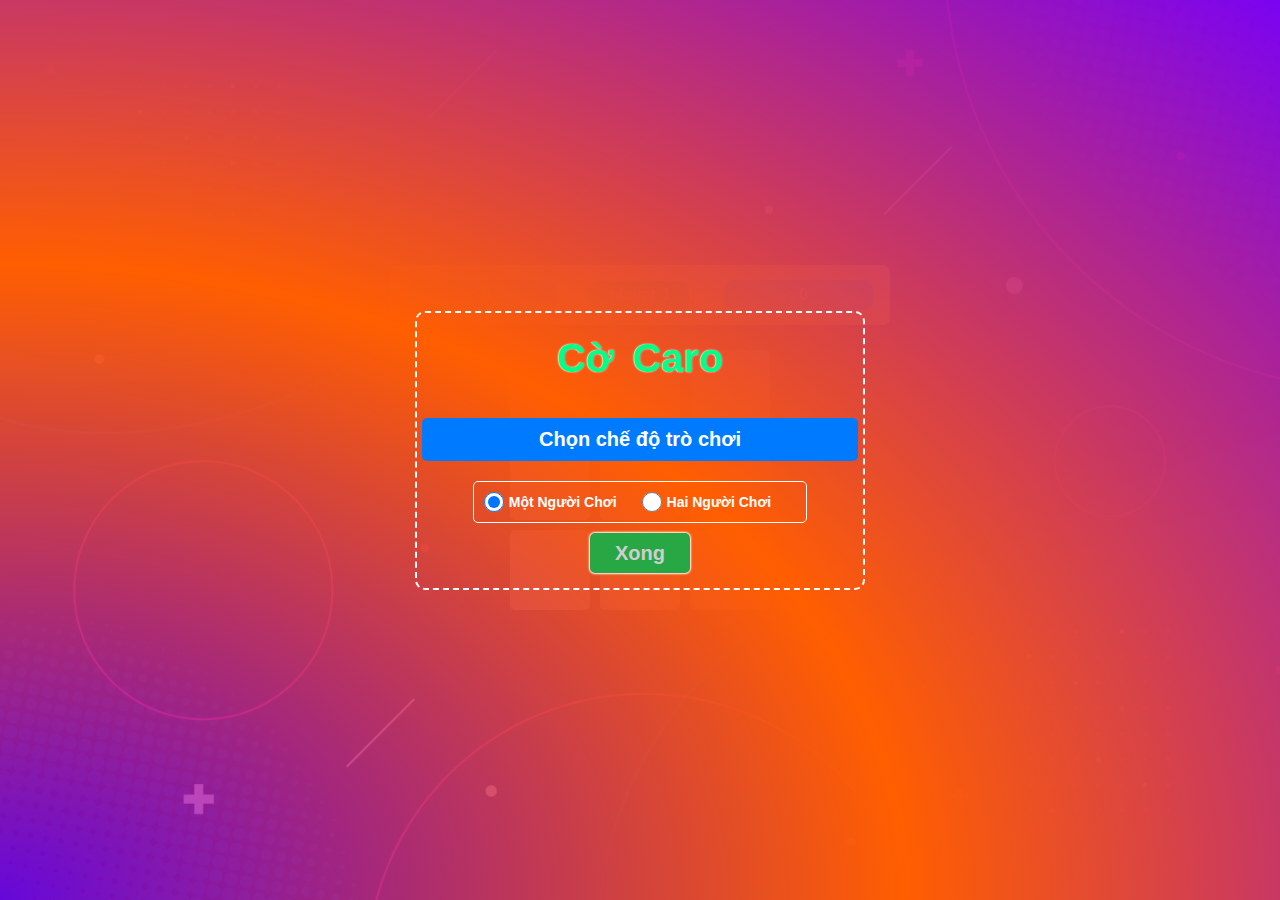
<file: game/GameCaro/index.html>
<!DOCTYPE html>
<html lang="en">
<head>
    <meta charset="UTF-8">
    <meta http-equiv="X-UA-Compatible" content="IE=edge">
    <meta name="viewport" content="width=device-width, initial-scale=1.0">
    <title>Game Giải Trí Caro </title>
    <link rel="shortcut icon" href="./image/logo.png" type="image/x-icon">
    <link rel="stylesheet" href="./document/style.css">
</head>
<body>
    <audio id="sound-win" src="./sound/win.mp3"></audio>
    <audio id="sound-click" src="./sound/click.mp3"></audio>
    <audio id="sound-draw" src="./sound/draw.mp3"></audio>
    <div class="container">
        <div class="wall-header">
            <div class="header">
                <div class="score">
                    <div class="nbscore"><span class="playing1"></span> : <span class="nbx-score">0</span></div>
                    <div class="noti-center">
                        <div class="noti-play">player`1</div>
                    </div>
                    <div class="nbscore"><span class="playing2"></span> : <span class="nbo-score">0</span></div>
                </div>
            </div>
        </div>
        <div class="end-game">
            <div id="result">dddd</div>
            <button id="restart">Tiếp Tục</button>
            <button onclick="window.location.reload()" id="reload">↻ Bắt Đầu Lại</button>

        </div>
        <div class="game-container">
            <div class="wrap">
                <section class="box" data-box-num="0"></section>
                <section class="box" data-box-num="1"></section>
                <section class="box" data-box-num="2"></section>
                <section class="box" data-box-num="3"></section>
                <section class="box" data-box-num="4"></section>
                <section class="box" data-box-num="5"></section>
                <section class="box" data-box-num="6"></section>
                <section class="box" data-box-num="7"></section>
                <section class="box" data-box-num="8"></section>
            </div>
        </div>
        <form id="form-text">
            <div class="form-wall">
                <h1 class="nameGame">Cờ Caro</h1>
                <div class="game-mode">
                    <div class="select-mod">
                        <h3 class="txt-filed">Chọn chế độ trò chơi</h3>
                        <div class="check-mod">
                            <input type="radio" checked name="mod" id="one-player-mod">
                            <label for="one-player-mod" class="label-check">Một Người Chơi</label><br>
                            <input type="radio" name="mod" id="two-player-mod">
                            <label for="two-player-mod" class="label-check">Hai Người Chơi</label><br>
                        </div>
                        <div onclick="doneMod()" class="btn-select-mod btn-hover-and-active">Xong</div>
                    </div>
                    <div class="form-one-player">
                        <div class="type-pl first">
                            <div class="name-player">Người Chơi</div>
                            <div class="input-type">
                                <input type="text" name="player" value="PlayerName" class="type-name-player input-txt" id="one-player" placeholder="name">
                            </div>
                        </div>
                        <div class="btn-submit">
                            <button type="button" class="btn-hover-and-active" id="submit-one-player" >Chơi</button>
                        </div>
                    </div>


                    <div class="form-two-player">
                        <div class="type-pl first">
                            <div class="name-player">Người Chơi 1</div>
                            <div class="input-type">
                                <input type="text" name="player1" value="Player1" class="type-name-player input-txt" id="pl1" placeholder="name">
                                <div class="checkbox">
                                    <input type="radio" id="check-x" class="input-radio" checked name="check" value="X">
                                    <label for="check-x" class="label-check">X</label><br>
                                    <input type="radio" id="check-o" class="input-radio" name="check" value="O">
                                    <label for="check-o" class="label-check">O</label><br>
                                </div>
                            </div>
                        </div>
                        <div class="type-pl">
                            <div class="name-player">Người Chơi 2</div>
                            <div class="input-type">
                                <input type="text" name="player2" value="Player2" class="type-name-player input-txt" id="pl2" placeholder="name">
                            </div>
                        </div>
                        <div class="btn-submit">
                            <button type="button" class="btn-hover-and-active" id="submit-two-player" >Chơi</button>
                        </div>
                    </div>
                    
                </div>
            </div>

        </form>
    </div>    
    <script src="./document/app.js"></script>
</body>
</html>
</file>
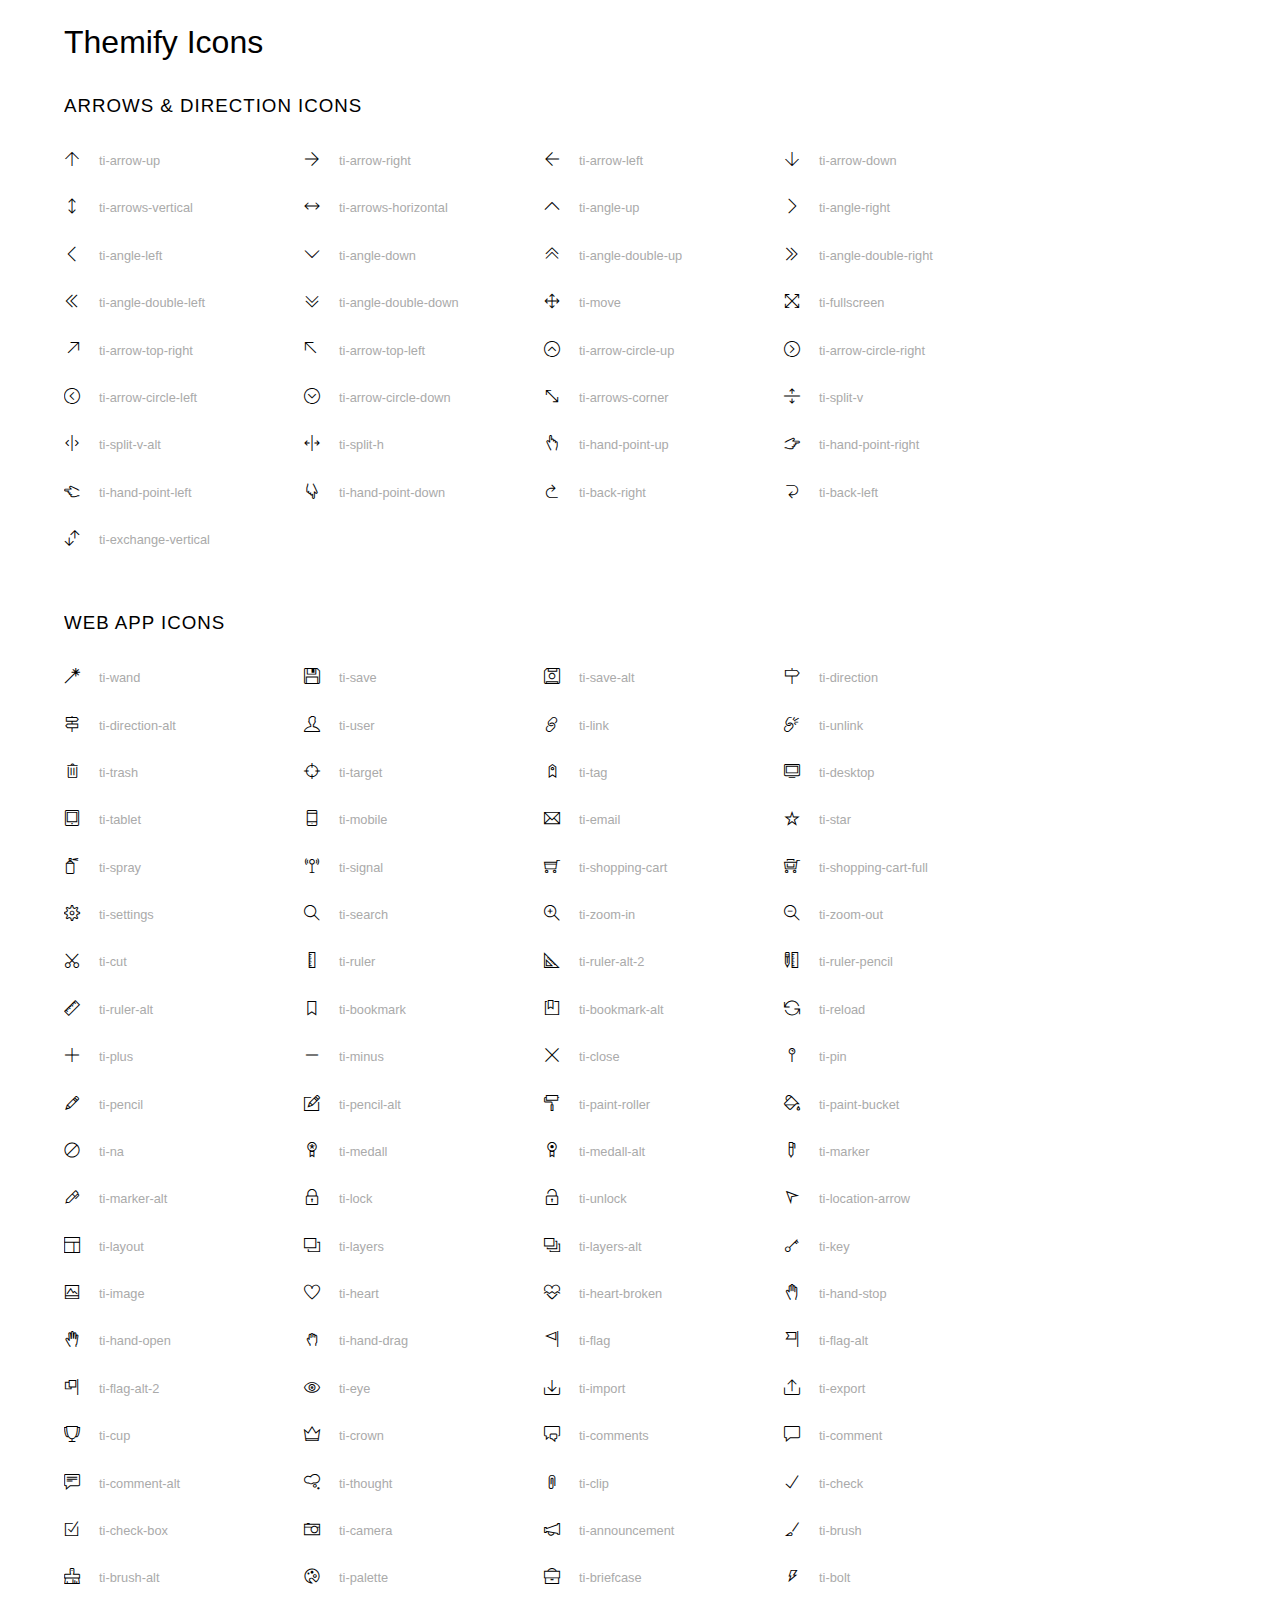
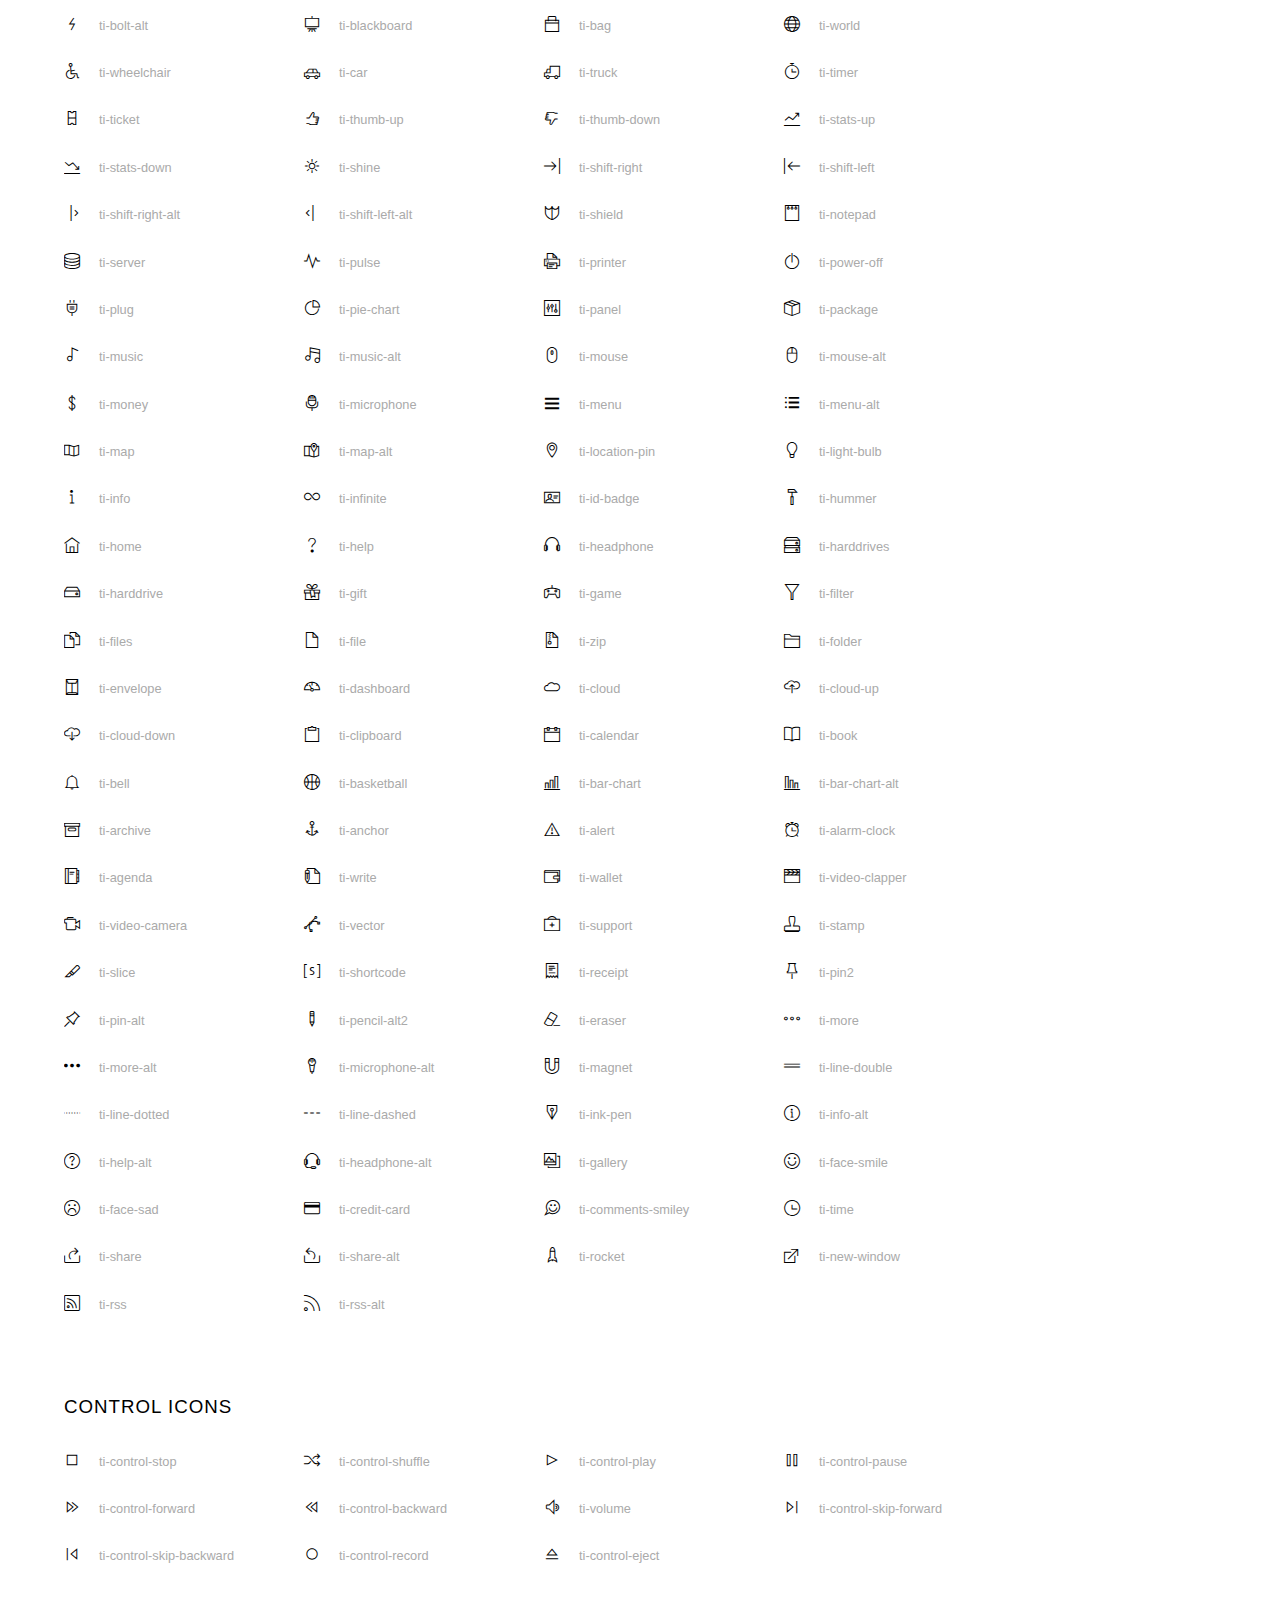
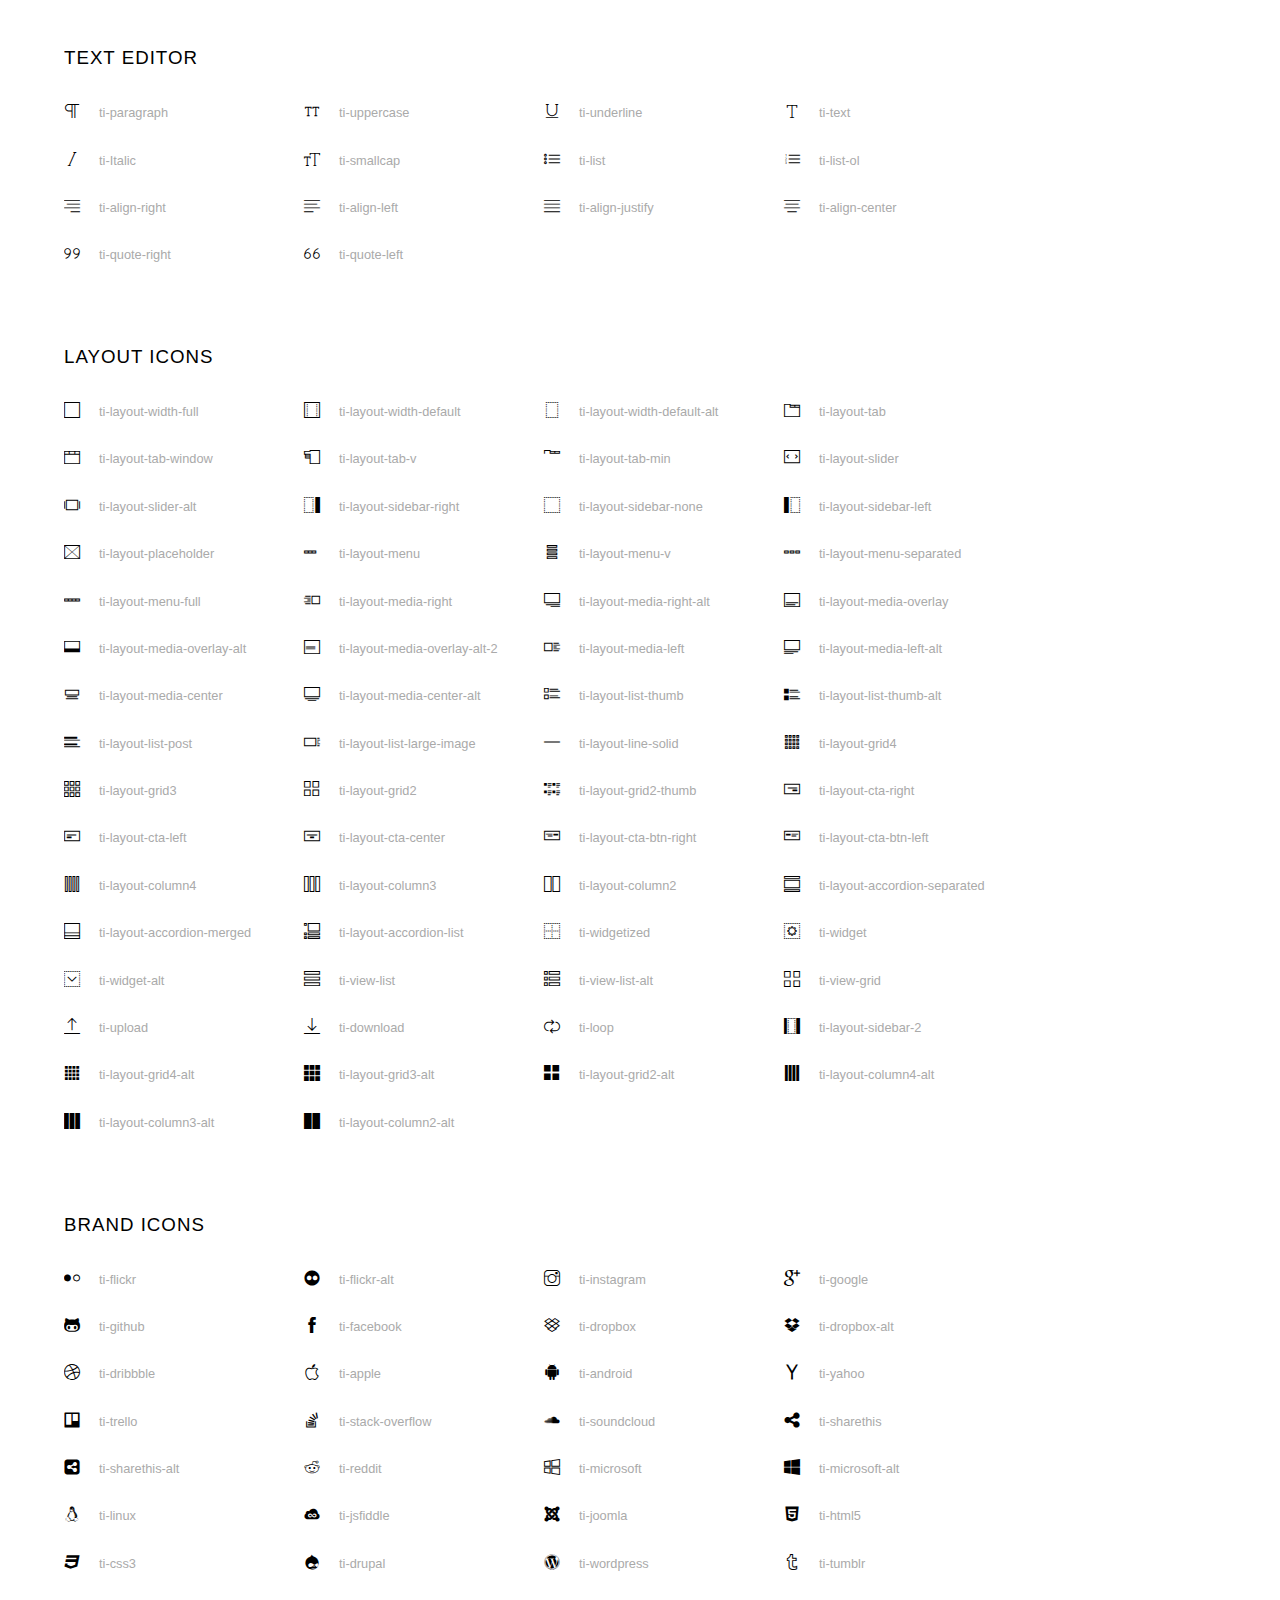
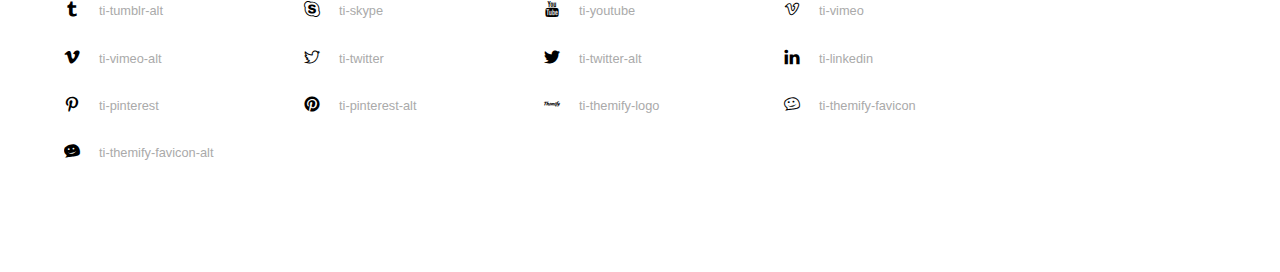
<file: assets/font/themify-icons-font/themify-icons/index.html>
<!doctype html>
<html>
<head>
	<meta charset="utf-8">
	<title>Themify Icon Font</title>
	<meta name="viewport" content="width=device-width">
	<link rel="stylesheet" href="demo-files/demo.css">
	<link rel="stylesheet" href="themify-icons.css">
	<!--[if lt IE 8]><!-->
	<link rel="stylesheet" href="ie7/ie7.css">
	<!--<![endif]-->
</head>
<body>
	<h1>Themify Icons</h1>

	<div class="icon-section">

		<div class="icon-section">
			<h3>Arrows &amp; Direction Icons </h3>

			<div class="icon-container">
				<span class="ti-arrow-up"></span><span class="icon-name"> ti-arrow-up</span>
			</div>
			<div class="icon-container">
				<span class="ti-arrow-right"></span><span class="icon-name"> ti-arrow-right</span>
			</div>
			<div class="icon-container">
				<span class="ti-arrow-left"></span><span class="icon-name"> ti-arrow-left</span>
			</div>
			<div class="icon-container">
				<span class="ti-arrow-down"></span><span class="icon-name"> ti-arrow-down</span>
			</div>
			<div class="icon-container">
				<span class="ti-arrows-vertical"></span><span class="icon-name"> ti-arrows-vertical</span>
			</div>
			<div class="icon-container">
				<span class="ti-arrows-horizontal"></span><span class="icon-name"> ti-arrows-horizontal</span>
			</div>
			<div class="icon-container">
				<span class="ti-angle-up"></span><span class="icon-name"> ti-angle-up</span>
			</div>
			<div class="icon-container">
				<span class="ti-angle-right"></span><span class="icon-name"> ti-angle-right</span>
			</div>
			<div class="icon-container">
				<span class="ti-angle-left"></span><span class="icon-name"> ti-angle-left</span>
			</div>
			<div class="icon-container">
				<span class="ti-angle-down"></span><span class="icon-name"> ti-angle-down</span>
			</div>	
			<div class="icon-container">
				<span class="ti-angle-double-up"></span><span class="icon-name"> ti-angle-double-up</span>
			</div>
			<div class="icon-container">
				<span class="ti-angle-double-right"></span><span class="icon-name"> ti-angle-double-right</span>
			</div>
			<div class="icon-container">
				<span class="ti-angle-double-left"></span><span class="icon-name"> ti-angle-double-left</span>
			</div>
			<div class="icon-container">
				<span class="ti-angle-double-down"></span><span class="icon-name"> ti-angle-double-down</span>
			</div>					
			<div class="icon-container">
				<span class="ti-move"></span><span class="icon-name"> ti-move</span>
			</div>
			<div class="icon-container">
				<span class="ti-fullscreen"></span><span class="icon-name"> ti-fullscreen</span>
			</div>
			<div class="icon-container">
				<span class="ti-arrow-top-right"></span><span class="icon-name"> ti-arrow-top-right</span>
			</div>
			<div class="icon-container">
				<span class="ti-arrow-top-left"></span><span class="icon-name"> ti-arrow-top-left</span>
			</div>
			<div class="icon-container">
				<span class="ti-arrow-circle-up"></span><span class="icon-name"> ti-arrow-circle-up</span>
			</div>
			<div class="icon-container">
				<span class="ti-arrow-circle-right"></span><span class="icon-name"> ti-arrow-circle-right</span>
			</div>
			<div class="icon-container">
				<span class="ti-arrow-circle-left"></span><span class="icon-name"> ti-arrow-circle-left</span>
			</div>
			<div class="icon-container">
				<span class="ti-arrow-circle-down"></span><span class="icon-name"> ti-arrow-circle-down</span>
			</div>
			<div class="icon-container">
				<span class="ti-arrows-corner"></span><span class="icon-name"> ti-arrows-corner</span>
			</div>
			<div class="icon-container">
				<span class="ti-split-v"></span><span class="icon-name"> ti-split-v</span>
			</div>

			<div class="icon-container">
				<span class="ti-split-v-alt"></span><span class="icon-name"> ti-split-v-alt</span>
			</div>
			<div class="icon-container">
				<span class="ti-split-h"></span><span class="icon-name"> ti-split-h</span>
			</div>
			<div class="icon-container">
				<span class="ti-hand-point-up"></span><span class="icon-name"> ti-hand-point-up</span>
			</div>
			<div class="icon-container">
				<span class="ti-hand-point-right"></span><span class="icon-name"> ti-hand-point-right</span>
			</div>
			<div class="icon-container">
				<span class="ti-hand-point-left"></span><span class="icon-name"> ti-hand-point-left</span>
			</div>
			<div class="icon-container">
				<span class="ti-hand-point-down"></span><span class="icon-name"> ti-hand-point-down</span>
			</div>
			<div class="icon-container">
				<span class="ti-back-right"></span><span class="icon-name"> ti-back-right</span>
			</div>
			<div class="icon-container">
				<span class="ti-back-left"></span><span class="icon-name"> ti-back-left</span>
			</div>
			<div class="icon-container">
				<span class="ti-exchange-vertical"></span><span class="icon-name"> ti-exchange-vertical</span>
			</div>

		</div> <!-- Arrows Icons -->



		<h3>Web App Icons</h3>
		
		<div class="icon-section">

			<div class="icon-container">
				<span class="ti-wand"></span><span class="icon-name"> ti-wand</span>
			</div>
			<div class="icon-container">
				<span class="ti-save"></span><span class="icon-name"> ti-save</span>
			</div>
			<div class="icon-container">
				<span class="ti-save-alt"></span><span class="icon-name"> ti-save-alt</span>
			</div>

			<div class="icon-container">
				<span class="ti-direction"></span><span class="icon-name"> ti-direction</span>
			</div>
			<div class="icon-container">
				<span class="ti-direction-alt"></span><span class="icon-name"> ti-direction-alt</span>
			</div>
			<div class="icon-container">
				<span class="ti-user"></span><span class="icon-name"> ti-user</span>
			</div>
			<div class="icon-container">
				<span class="ti-link"></span><span class="icon-name"> ti-link</span>
			</div>
			<div class="icon-container">
				<span class="ti-unlink"></span><span class="icon-name"> ti-unlink</span>
			</div>
			<div class="icon-container">
				<span class="ti-trash"></span><span class="icon-name"> ti-trash</span>
			</div>
			<div class="icon-container">
				<span class="ti-target"></span><span class="icon-name"> ti-target</span>
			</div>
			<div class="icon-container">
				<span class="ti-tag"></span><span class="icon-name"> ti-tag</span>
			</div>
			<div class="icon-container">
				<span class="ti-desktop"></span><span class="icon-name"> ti-desktop</span>
			</div>
			<div class="icon-container">
				<span class="ti-tablet"></span><span class="icon-name"> ti-tablet</span>
			</div>
			<div class="icon-container">
				<span class="ti-mobile"></span><span class="icon-name"> ti-mobile</span>
			</div>
			<div class="icon-container">
				<span class="ti-email"></span><span class="icon-name"> ti-email</span>
			</div>	
			<div class="icon-container">
				<span class="ti-star"></span><span class="icon-name"> ti-star</span>
			</div>
			<div class="icon-container">
				<span class="ti-spray"></span><span class="icon-name"> ti-spray</span>
			</div>
			<div class="icon-container">
				<span class="ti-signal"></span><span class="icon-name"> ti-signal</span>
			</div>
			<div class="icon-container">
				<span class="ti-shopping-cart"></span><span class="icon-name"> ti-shopping-cart</span>
			</div>
			<div class="icon-container">
				<span class="ti-shopping-cart-full"></span><span class="icon-name"> ti-shopping-cart-full</span>
			</div>
			<div class="icon-container">
				<span class="ti-settings"></span><span class="icon-name"> ti-settings</span>
			</div>
			<div class="icon-container">
				<span class="ti-search"></span><span class="icon-name"> ti-search</span>
			</div>
			<div class="icon-container">
				<span class="ti-zoom-in"></span><span class="icon-name"> ti-zoom-in</span>
			</div>
			<div class="icon-container">
				<span class="ti-zoom-out"></span><span class="icon-name"> ti-zoom-out</span>
			</div>
			<div class="icon-container">
				<span class="ti-cut"></span><span class="icon-name"> ti-cut</span>
			</div>
			<div class="icon-container">
				<span class="ti-ruler"></span><span class="icon-name"> ti-ruler</span>
			</div>
			<div class="icon-container">
				<span class="ti-ruler-alt-2"></span><span class="icon-name"> ti-ruler-alt-2</span>
			</div>			
			<div class="icon-container">
				<span class="ti-ruler-pencil"></span><span class="icon-name"> ti-ruler-pencil</span>
			</div>
			<div class="icon-container">
				<span class="ti-ruler-alt"></span><span class="icon-name"> ti-ruler-alt</span>
			</div>
			<div class="icon-container">
				<span class="ti-bookmark"></span><span class="icon-name"> ti-bookmark</span>
			</div>
			<div class="icon-container">
				<span class="ti-bookmark-alt"></span><span class="icon-name"> ti-bookmark-alt</span>
			</div>
			<div class="icon-container">
				<span class="ti-reload"></span><span class="icon-name"> ti-reload</span>
			</div>
			<div class="icon-container">
				<span class="ti-plus"></span><span class="icon-name"> ti-plus</span>
			</div>
			<div class="icon-container">
				<span class="ti-minus"></span><span class="icon-name"> ti-minus</span>
			</div>
			<div class="icon-container">
				<span class="ti-close"></span><span class="icon-name"> ti-close</span>
			</div>			
			<div class="icon-container">
				<span class="ti-pin"></span><span class="icon-name"> ti-pin</span>
			</div>
			<div class="icon-container">
				<span class="ti-pencil"></span><span class="icon-name"> ti-pencil</span>
			</div>
					
		  	<div class="icon-container">
				<span class="ti-pencil-alt"></span><span class="icon-name"> ti-pencil-alt</span>
			</div>
			<div class="icon-container">
				<span class="ti-paint-roller"></span><span class="icon-name"> ti-paint-roller</span>
			</div>
			<div class="icon-container">
				<span class="ti-paint-bucket"></span><span class="icon-name"> ti-paint-bucket</span>
			</div>
			<div class="icon-container">
				<span class="ti-na"></span><span class="icon-name"> ti-na</span>
			</div>
			<div class="icon-container">
				<span class="ti-medall"></span><span class="icon-name"> ti-medall</span>
			</div>
			<div class="icon-container">
				<span class="ti-medall-alt"></span><span class="icon-name"> ti-medall-alt</span>
			</div>
			<div class="icon-container">
				<span class="ti-marker"></span><span class="icon-name"> ti-marker</span>
			</div>
			<div class="icon-container">
				<span class="ti-marker-alt"></span><span class="icon-name"> ti-marker-alt</span>
			</div>

			<div class="icon-container">
				<span class="ti-lock"></span><span class="icon-name"> ti-lock</span>
			</div>
			<div class="icon-container">
				<span class="ti-unlock"></span><span class="icon-name"> ti-unlock</span>
			</div>
			<div class="icon-container">
				<span class="ti-location-arrow"></span><span class="icon-name"> ti-location-arrow</span>
			</div>
			<div class="icon-container">
				<span class="ti-layout"></span><span class="icon-name"> ti-layout</span>
			</div>
			<div class="icon-container">
				<span class="ti-layers"></span><span class="icon-name"> ti-layers</span>
			</div>
			<div class="icon-container">
				<span class="ti-layers-alt"></span><span class="icon-name"> ti-layers-alt</span>
			</div>
			<div class="icon-container">
				<span class="ti-key"></span><span class="icon-name"> ti-key</span>
			</div>
			<div class="icon-container">
				<span class="ti-image"></span><span class="icon-name"> ti-image</span>
			</div>
			<div class="icon-container">
				<span class="ti-heart"></span><span class="icon-name"> ti-heart</span>
			</div>
			<div class="icon-container">
				<span class="ti-heart-broken"></span><span class="icon-name"> ti-heart-broken</span>
			</div>
			<div class="icon-container">
				<span class="ti-hand-stop"></span><span class="icon-name"> ti-hand-stop</span>
			</div>
			<div class="icon-container">
				<span class="ti-hand-open"></span><span class="icon-name"> ti-hand-open</span>
			</div>
			<div class="icon-container">
				<span class="ti-hand-drag"></span><span class="icon-name"> ti-hand-drag</span>
			</div>
			<div class="icon-container">
				<span class="ti-flag"></span><span class="icon-name"> ti-flag</span>
			</div>
			<div class="icon-container">
				<span class="ti-flag-alt"></span><span class="icon-name"> ti-flag-alt</span>
			</div>
			<div class="icon-container">
				<span class="ti-flag-alt-2"></span><span class="icon-name"> ti-flag-alt-2</span>
			</div>
			<div class="icon-container">
				<span class="ti-eye"></span><span class="icon-name"> ti-eye</span>
			</div>
			<div class="icon-container">
				<span class="ti-import"></span><span class="icon-name"> ti-import</span>
			</div>			
			<div class="icon-container">
				<span class="ti-export"></span><span class="icon-name"> ti-export</span>
			</div>
			<div class="icon-container">
				<span class="ti-cup"></span><span class="icon-name"> ti-cup</span>
			</div>
			<div class="icon-container">
				<span class="ti-crown"></span><span class="icon-name"> ti-crown</span>
			</div>
			<div class="icon-container">
				<span class="ti-comments"></span><span class="icon-name"> ti-comments</span>
			</div>
			<div class="icon-container">
				<span class="ti-comment"></span><span class="icon-name"> ti-comment</span>
			</div>
			<div class="icon-container">
				<span class="ti-comment-alt"></span><span class="icon-name"> ti-comment-alt</span>
			</div>
			<div class="icon-container">
				<span class="ti-thought"></span><span class="icon-name"> ti-thought</span>
			</div>			
			<div class="icon-container">
				<span class="ti-clip"></span><span class="icon-name"> ti-clip</span>
			</div>

			<div class="icon-container">
				<span class="ti-check"></span><span class="icon-name"> ti-check</span>
			</div>
			<div class="icon-container">
				<span class="ti-check-box"></span><span class="icon-name"> ti-check-box</span>
			</div>
			<div class="icon-container">
				<span class="ti-camera"></span><span class="icon-name"> ti-camera</span>
			</div>
			<div class="icon-container">
				<span class="ti-announcement"></span><span class="icon-name"> ti-announcement</span>
			</div>
			<div class="icon-container">
				<span class="ti-brush"></span><span class="icon-name"> ti-brush</span>
			</div>
			<div class="icon-container">
				<span class="ti-brush-alt"></span><span class="icon-name"> ti-brush-alt</span>
			</div>
			<div class="icon-container">
				<span class="ti-palette"></span><span class="icon-name"> ti-palette</span>
			</div>			
			<div class="icon-container">
				<span class="ti-briefcase"></span><span class="icon-name"> ti-briefcase</span>
			</div>
			<div class="icon-container">
				<span class="ti-bolt"></span><span class="icon-name"> ti-bolt</span>
			</div>
			<div class="icon-container">
				<span class="ti-bolt-alt"></span><span class="icon-name"> ti-bolt-alt</span>
			</div>
			<div class="icon-container">
				<span class="ti-blackboard"></span><span class="icon-name"> ti-blackboard</span>
			</div>
			<div class="icon-container">
				<span class="ti-bag"></span><span class="icon-name"> ti-bag</span>
			</div>
			<div class="icon-container">
				<span class="ti-world"></span><span class="icon-name"> ti-world</span>
			</div>
			<div class="icon-container">
				<span class="ti-wheelchair"></span><span class="icon-name"> ti-wheelchair</span>
			</div>
			<div class="icon-container">
				<span class="ti-car"></span><span class="icon-name"> ti-car</span>
			</div>
			<div class="icon-container">
				<span class="ti-truck"></span><span class="icon-name"> ti-truck</span>
			</div>
			<div class="icon-container">
				<span class="ti-timer"></span><span class="icon-name"> ti-timer</span>
			</div>
			<div class="icon-container">
				<span class="ti-ticket"></span><span class="icon-name"> ti-ticket</span>
			</div>
			<div class="icon-container">
				<span class="ti-thumb-up"></span><span class="icon-name"> ti-thumb-up</span>
			</div>
			<div class="icon-container">
				<span class="ti-thumb-down"></span><span class="icon-name"> ti-thumb-down</span>
			</div>

			<div class="icon-container">
				<span class="ti-stats-up"></span><span class="icon-name"> ti-stats-up</span>
			</div>
			<div class="icon-container">
				<span class="ti-stats-down"></span><span class="icon-name"> ti-stats-down</span>
			</div>
			<div class="icon-container">
				<span class="ti-shine"></span><span class="icon-name"> ti-shine</span>
			</div>
			<div class="icon-container">
				<span class="ti-shift-right"></span><span class="icon-name"> ti-shift-right</span>
			</div>
			<div class="icon-container">
				<span class="ti-shift-left"></span><span class="icon-name"> ti-shift-left</span>
			</div>

			<div class="icon-container">
				<span class="ti-shift-right-alt"></span><span class="icon-name"> ti-shift-right-alt</span>
			</div>
			<div class="icon-container">
				<span class="ti-shift-left-alt"></span><span class="icon-name"> ti-shift-left-alt</span>
			</div>
			<div class="icon-container">
				<span class="ti-shield"></span><span class="icon-name"> ti-shield</span>
			</div>
			<div class="icon-container">
				<span class="ti-notepad"></span><span class="icon-name"> ti-notepad</span>
			</div>
			<div class="icon-container">
				<span class="ti-server"></span><span class="icon-name"> ti-server</span>
			</div>

			<div class="icon-container">
				<span class="ti-pulse"></span><span class="icon-name"> ti-pulse</span>
			</div>
			<div class="icon-container">
				<span class="ti-printer"></span><span class="icon-name"> ti-printer</span>
			</div>
			<div class="icon-container">
				<span class="ti-power-off"></span><span class="icon-name"> ti-power-off</span>
			</div>
			<div class="icon-container">
				<span class="ti-plug"></span><span class="icon-name"> ti-plug</span>
			</div>
			<div class="icon-container">
				<span class="ti-pie-chart"></span><span class="icon-name"> ti-pie-chart</span>
			</div>

			<div class="icon-container">
				<span class="ti-panel"></span><span class="icon-name"> ti-panel</span>
			</div>
			<div class="icon-container">
				<span class="ti-package"></span><span class="icon-name"> ti-package</span>
			</div>
			<div class="icon-container">
				<span class="ti-music"></span><span class="icon-name"> ti-music</span>
			</div>
			<div class="icon-container">
				<span class="ti-music-alt"></span><span class="icon-name"> ti-music-alt</span>
			</div>
			<div class="icon-container">
				<span class="ti-mouse"></span><span class="icon-name"> ti-mouse</span>
			</div>
			<div class="icon-container">
				<span class="ti-mouse-alt"></span><span class="icon-name"> ti-mouse-alt</span>
			</div>
			<div class="icon-container">
				<span class="ti-money"></span><span class="icon-name"> ti-money</span>
			</div>
			<div class="icon-container">
				<span class="ti-microphone"></span><span class="icon-name"> ti-microphone</span>
			</div>
			<div class="icon-container">
				<span class="ti-menu"></span><span class="icon-name"> ti-menu</span>
			</div>
			<div class="icon-container">
				<span class="ti-menu-alt"></span><span class="icon-name"> ti-menu-alt</span>
			</div>
			<div class="icon-container">
				<span class="ti-map"></span><span class="icon-name"> ti-map</span>
			</div>
			<div class="icon-container">
				<span class="ti-map-alt"></span><span class="icon-name"> ti-map-alt</span>
			</div>

			<div class="icon-container">
				<span class="ti-location-pin"></span><span class="icon-name"> ti-location-pin</span>
			</div>

			<div class="icon-container">
				<span class="ti-light-bulb"></span><span class="icon-name"> ti-light-bulb</span>
			</div>
			<div class="icon-container">
				<span class="ti-info"></span><span class="icon-name"> ti-info</span>
			</div>
			<div class="icon-container">
				<span class="ti-infinite"></span><span class="icon-name"> ti-infinite</span>
			</div>
			<div class="icon-container">
				<span class="ti-id-badge"></span><span class="icon-name"> ti-id-badge</span>
			</div>
			<div class="icon-container">
				<span class="ti-hummer"></span><span class="icon-name"> ti-hummer</span>
			</div>
			<div class="icon-container">
				<span class="ti-home"></span><span class="icon-name"> ti-home</span>
			</div>
			<div class="icon-container">
				<span class="ti-help"></span><span class="icon-name"> ti-help</span>
			</div>
			<div class="icon-container">
				<span class="ti-headphone"></span><span class="icon-name"> ti-headphone</span>
			</div>
			<div class="icon-container">
				<span class="ti-harddrives"></span><span class="icon-name"> ti-harddrives</span>
			</div>
			<div class="icon-container">
				<span class="ti-harddrive"></span><span class="icon-name"> ti-harddrive</span>
			</div>
			<div class="icon-container">
				<span class="ti-gift"></span><span class="icon-name"> ti-gift</span>
			</div>
			<div class="icon-container">
				<span class="ti-game"></span><span class="icon-name"> ti-game</span>
			</div>
			<div class="icon-container">
				<span class="ti-filter"></span><span class="icon-name"> ti-filter</span>
			</div>
			<div class="icon-container">
				<span class="ti-files"></span><span class="icon-name"> ti-files</span>
			</div>
			<div class="icon-container">
				<span class="ti-file"></span><span class="icon-name"> ti-file</span>
			</div>
			<div class="icon-container">
				<span class="ti-zip"></span><span class="icon-name"> ti-zip</span>
			</div>
			<div class="icon-container">
				<span class="ti-folder"></span><span class="icon-name"> ti-folder</span>
			</div>			
			<div class="icon-container">
				<span class="ti-envelope"></span><span class="icon-name"> ti-envelope</span>
			</div>


			<div class="icon-container">
				<span class="ti-dashboard"></span><span class="icon-name"> ti-dashboard</span>
			</div>
			<div class="icon-container">
				<span class="ti-cloud"></span><span class="icon-name"> ti-cloud</span>
			</div>
			<div class="icon-container">
				<span class="ti-cloud-up"></span><span class="icon-name"> ti-cloud-up</span>
			</div>
			<div class="icon-container">
				<span class="ti-cloud-down"></span><span class="icon-name"> ti-cloud-down</span>
			</div>
			<div class="icon-container">
				<span class="ti-clipboard"></span><span class="icon-name"> ti-clipboard</span>
			</div>
			<div class="icon-container">
				<span class="ti-calendar"></span><span class="icon-name"> ti-calendar</span>
			</div>
			<div class="icon-container">
				<span class="ti-book"></span><span class="icon-name"> ti-book</span>
			</div>
			<div class="icon-container">
				<span class="ti-bell"></span><span class="icon-name"> ti-bell</span>
			</div>
			<div class="icon-container">
				<span class="ti-basketball"></span><span class="icon-name"> ti-basketball</span>
			</div>
			<div class="icon-container">
				<span class="ti-bar-chart"></span><span class="icon-name"> ti-bar-chart</span>
			</div>
			<div class="icon-container">
				<span class="ti-bar-chart-alt"></span><span class="icon-name"> ti-bar-chart-alt</span>
			</div>


			<div class="icon-container">
				<span class="ti-archive"></span><span class="icon-name"> ti-archive</span>
			</div>
			<div class="icon-container">
				<span class="ti-anchor"></span><span class="icon-name"> ti-anchor</span>
			</div>

			<div class="icon-container">
				<span class="ti-alert"></span><span class="icon-name"> ti-alert</span>
			</div>
			<div class="icon-container">
				<span class="ti-alarm-clock"></span><span class="icon-name"> ti-alarm-clock</span>
			</div>
			<div class="icon-container">
				<span class="ti-agenda"></span><span class="icon-name"> ti-agenda</span>
			</div>
			<div class="icon-container">
				<span class="ti-write"></span><span class="icon-name"> ti-write</span>
			</div>

			<div class="icon-container">
				<span class="ti-wallet"></span><span class="icon-name"> ti-wallet</span>
			</div>
			<div class="icon-container">
				<span class="ti-video-clapper"></span><span class="icon-name"> ti-video-clapper</span>
			</div>
			<div class="icon-container">
				<span class="ti-video-camera"></span><span class="icon-name"> ti-video-camera</span>
			</div>
			<div class="icon-container">
				<span class="ti-vector"></span><span class="icon-name"> ti-vector</span>
			</div>

			<div class="icon-container">
				<span class="ti-support"></span><span class="icon-name"> ti-support</span>
			</div>
			<div class="icon-container">
				<span class="ti-stamp"></span><span class="icon-name"> ti-stamp</span>
			</div>
			<div class="icon-container">
				<span class="ti-slice"></span><span class="icon-name"> ti-slice</span>
			</div>
			<div class="icon-container">
				<span class="ti-shortcode"></span><span class="icon-name"> ti-shortcode</span>
			</div>
			<div class="icon-container">
				<span class="ti-receipt"></span><span class="icon-name"> ti-receipt</span>
			</div>
			<div class="icon-container">
				<span class="ti-pin2"></span><span class="icon-name"> ti-pin2</span>
			</div>
			<div class="icon-container">
				<span class="ti-pin-alt"></span><span class="icon-name"> ti-pin-alt</span>
			</div>
			<div class="icon-container">
				<span class="ti-pencil-alt2"></span><span class="icon-name"> ti-pencil-alt2</span>
			</div>
			<div class="icon-container">
				<span class="ti-eraser"></span><span class="icon-name"> ti-eraser</span>
			</div>			
			<div class="icon-container">
				<span class="ti-more"></span><span class="icon-name"> ti-more</span>
			</div>
			<div class="icon-container">
				<span class="ti-more-alt"></span><span class="icon-name"> ti-more-alt</span>
			</div>
			<div class="icon-container">
				<span class="ti-microphone-alt"></span><span class="icon-name"> ti-microphone-alt</span>
			</div>
			<div class="icon-container">
				<span class="ti-magnet"></span><span class="icon-name"> ti-magnet</span>
			</div>
			<div class="icon-container">
				<span class="ti-line-double"></span><span class="icon-name"> ti-line-double</span>
			</div>
			<div class="icon-container">
				<span class="ti-line-dotted"></span><span class="icon-name"> ti-line-dotted</span>
			</div>
			<div class="icon-container">
				<span class="ti-line-dashed"></span><span class="icon-name"> ti-line-dashed</span>
			</div>

			<div class="icon-container">
				<span class="ti-ink-pen"></span><span class="icon-name"> ti-ink-pen</span>
			</div>
			<div class="icon-container">
				<span class="ti-info-alt"></span><span class="icon-name"> ti-info-alt</span>
			</div>
			<div class="icon-container">
				<span class="ti-help-alt"></span><span class="icon-name"> ti-help-alt</span>
			</div>
			<div class="icon-container">
				<span class="ti-headphone-alt"></span><span class="icon-name"> ti-headphone-alt</span>
			</div>

			<div class="icon-container">
				<span class="ti-gallery"></span><span class="icon-name"> ti-gallery</span>
			</div>
			<div class="icon-container">
				<span class="ti-face-smile"></span><span class="icon-name"> ti-face-smile</span>
			</div>
			<div class="icon-container">
				<span class="ti-face-sad"></span><span class="icon-name"> ti-face-sad</span>
			</div>
			<div class="icon-container">
				<span class="ti-credit-card"></span><span class="icon-name"> ti-credit-card</span>
			</div>
			<div class="icon-container">
				<span class="ti-comments-smiley"></span><span class="icon-name"> ti-comments-smiley</span>
			</div>
			<div class="icon-container">
				<span class="ti-time"></span><span class="icon-name"> ti-time</span>
			</div>
			<div class="icon-container">
				<span class="ti-share"></span><span class="icon-name"> ti-share</span>
			</div>
			<div class="icon-container">
				<span class="ti-share-alt"></span><span class="icon-name"> ti-share-alt</span>
			</div>
			<div class="icon-container">
				<span class="ti-rocket"></span><span class="icon-name"> ti-rocket</span>
			</div>

			<div class="icon-container">
				<span class="ti-new-window"></span><span class="icon-name"> ti-new-window</span>
			</div>

			<div class="icon-container">
				<span class="ti-rss"></span><span class="icon-name"> ti-rss</span>
			</div>

			<div class="icon-container">
				<span class="ti-rss-alt"></span><span class="icon-name"> ti-rss-alt</span>
			</div>
			
		</div><!-- Web App Icons -->


		<div class="icon-section">
			<h3>Control Icons</h3>
			<div class="icon-container">
				<span class="ti-control-stop"></span><span class="icon-name"> ti-control-stop</span>
			</div>
			<div class="icon-container">
				<span class="ti-control-shuffle"></span><span class="icon-name"> ti-control-shuffle</span>
			</div>
			<div class="icon-container">
				<span class="ti-control-play"></span><span class="icon-name"> ti-control-play</span>
			</div>
			<div class="icon-container">
				<span class="ti-control-pause"></span><span class="icon-name"> ti-control-pause</span>
			</div>
			<div class="icon-container">
				<span class="ti-control-forward"></span><span class="icon-name"> ti-control-forward</span>
			</div>
			<div class="icon-container">
				<span class="ti-control-backward"></span><span class="icon-name"> ti-control-backward</span>
			</div>	
			<div class="icon-container">
				<span class="ti-volume"></span><span class="icon-name"> ti-volume</span>
			</div>
			<div class="icon-container">
				<span class="ti-control-skip-forward"></span><span class="icon-name"> ti-control-skip-forward</span>
			</div>
			<div class="icon-container">
				<span class="ti-control-skip-backward"></span><span class="icon-name"> ti-control-skip-backward</span>
			</div>
			<div class="icon-container">
				<span class="ti-control-record"></span><span class="icon-name"> ti-control-record</span>
			</div>
			<div class="icon-container">
				<span class="ti-control-eject"></span><span class="icon-name"> ti-control-eject</span>
			</div>			
		</div> <!-- Control Icons -->


		<div class="icon-section">
			<h3>Text Editor</h3>

			<div class="icon-container">
				<span class="ti-paragraph"></span><span class="icon-name"> ti-paragraph</span>
			</div>
			<div class="icon-container">
				<span class="ti-uppercase"></span><span class="icon-name"> ti-uppercase</span>
			</div>

			<div class="icon-container">
				<span class="ti-underline"></span><span class="icon-name"> ti-underline</span>
			</div>
			<div class="icon-container">
				<span class="ti-text"></span><span class="icon-name"> ti-text</span>
			</div>
			<div class="icon-container">
				<span class="ti-Italic"></span><span class="icon-name"> ti-Italic</span>
			</div>
			<div class="icon-container">
				<span class="ti-smallcap"></span><span class="icon-name"> ti-smallcap</span>
			</div>
			<div class="icon-container">
				<span class="ti-list"></span><span class="icon-name"> ti-list</span>
			</div>
			<div class="icon-container">
				<span class="ti-list-ol"></span><span class="icon-name"> ti-list-ol</span>
			</div>
			<div class="icon-container">
				<span class="ti-align-right"></span><span class="icon-name"> ti-align-right</span>
			</div>
			<div class="icon-container">
				<span class="ti-align-left"></span><span class="icon-name"> ti-align-left</span>
			</div>
			<div class="icon-container">
				<span class="ti-align-justify"></span><span class="icon-name"> ti-align-justify</span>
			</div>
			<div class="icon-container">
				<span class="ti-align-center"></span><span class="icon-name"> ti-align-center</span>
			</div>
			<div class="icon-container">
				<span class="ti-quote-right"></span><span class="icon-name"> ti-quote-right</span>
			</div>
			<div class="icon-container">
				<span class="ti-quote-left"></span><span class="icon-name"> ti-quote-left</span>
			</div>

		</div> <!-- Text Editor -->



		<div class="icon-section">
			<h3>Layout Icons</h3>
			<div class="icon-container">
				<span class="ti-layout-width-full"></span><span class="icon-name"> ti-layout-width-full</span>
			</div>
			<div class="icon-container">
				<span class="ti-layout-width-default"></span><span class="icon-name"> ti-layout-width-default</span>
			</div>
			<div class="icon-container">
				<span class="ti-layout-width-default-alt"></span><span class="icon-name"> ti-layout-width-default-alt</span>
			</div>
			<div class="icon-container">
				<span class="ti-layout-tab"></span><span class="icon-name"> ti-layout-tab</span>
			</div>
			<div class="icon-container">
				<span class="ti-layout-tab-window"></span><span class="icon-name"> ti-layout-tab-window</span>
			</div>
			<div class="icon-container">
				<span class="ti-layout-tab-v"></span><span class="icon-name"> ti-layout-tab-v</span>
			</div>
			<div class="icon-container">
				<span class="ti-layout-tab-min"></span><span class="icon-name"> ti-layout-tab-min</span>
			</div>
			<div class="icon-container">
				<span class="ti-layout-slider"></span><span class="icon-name"> ti-layout-slider</span>
			</div>
			<div class="icon-container">
				<span class="ti-layout-slider-alt"></span><span class="icon-name"> ti-layout-slider-alt</span>
			</div>
			<div class="icon-container">
				<span class="ti-layout-sidebar-right"></span><span class="icon-name"> ti-layout-sidebar-right</span>
			</div>
			<div class="icon-container">
				<span class="ti-layout-sidebar-none"></span><span class="icon-name"> ti-layout-sidebar-none</span>
			</div>
			<div class="icon-container">
				<span class="ti-layout-sidebar-left"></span><span class="icon-name"> ti-layout-sidebar-left</span>
			</div>
			<div class="icon-container">
				<span class="ti-layout-placeholder"></span><span class="icon-name"> ti-layout-placeholder</span>
			</div>
			<div class="icon-container">
				<span class="ti-layout-menu"></span><span class="icon-name"> ti-layout-menu</span>
			</div>
			<div class="icon-container">
				<span class="ti-layout-menu-v"></span><span class="icon-name"> ti-layout-menu-v</span>
			</div>
			<div class="icon-container">
				<span class="ti-layout-menu-separated"></span><span class="icon-name"> ti-layout-menu-separated</span>
			</div>
			<div class="icon-container">
				<span class="ti-layout-menu-full"></span><span class="icon-name"> ti-layout-menu-full</span>
			</div>
			<div class="icon-container">
				<span class="ti-layout-media-right"></span><span class="icon-name"> ti-layout-media-right</span>
			</div>
			<div class="icon-container">
				<span class="ti-layout-media-right-alt"></span><span class="icon-name"> ti-layout-media-right-alt</span>
			</div>
			<div class="icon-container">
				<span class="ti-layout-media-overlay"></span><span class="icon-name"> ti-layout-media-overlay</span>
			</div>
			<div class="icon-container">
				<span class="ti-layout-media-overlay-alt"></span><span class="icon-name"> ti-layout-media-overlay-alt</span>
			</div>
			<div class="icon-container">
				<span class="ti-layout-media-overlay-alt-2"></span><span class="icon-name"> ti-layout-media-overlay-alt-2</span>
			</div>
			<div class="icon-container">
				<span class="ti-layout-media-left"></span><span class="icon-name"> ti-layout-media-left</span>
			</div>
			<div class="icon-container">
				<span class="ti-layout-media-left-alt"></span><span class="icon-name"> ti-layout-media-left-alt</span>
			</div>
			<div class="icon-container">
				<span class="ti-layout-media-center"></span><span class="icon-name"> ti-layout-media-center</span>
			</div>
			<div class="icon-container">
				<span class="ti-layout-media-center-alt"></span><span class="icon-name"> ti-layout-media-center-alt</span>
			</div>
			<div class="icon-container">
				<span class="ti-layout-list-thumb"></span><span class="icon-name"> ti-layout-list-thumb</span>
			</div>
			<div class="icon-container">
				<span class="ti-layout-list-thumb-alt"></span><span class="icon-name"> ti-layout-list-thumb-alt</span>
			</div>
			<div class="icon-container">
				<span class="ti-layout-list-post"></span><span class="icon-name"> ti-layout-list-post</span>
			</div>
			<div class="icon-container">
				<span class="ti-layout-list-large-image"></span><span class="icon-name"> ti-layout-list-large-image</span>
			</div>
			<div class="icon-container">
				<span class="ti-layout-line-solid"></span><span class="icon-name"> ti-layout-line-solid</span>
			</div>
			<div class="icon-container">
				<span class="ti-layout-grid4"></span><span class="icon-name"> ti-layout-grid4</span>
			</div>
			<div class="icon-container">
				<span class="ti-layout-grid3"></span><span class="icon-name"> ti-layout-grid3</span>
			</div>
			<div class="icon-container">
				<span class="ti-layout-grid2"></span><span class="icon-name"> ti-layout-grid2</span>
			</div>
			<div class="icon-container">
				<span class="ti-layout-grid2-thumb"></span><span class="icon-name"> ti-layout-grid2-thumb</span>
			</div>
			<div class="icon-container">
				<span class="ti-layout-cta-right"></span><span class="icon-name"> ti-layout-cta-right</span>
			</div>
			<div class="icon-container">
				<span class="ti-layout-cta-left"></span><span class="icon-name"> ti-layout-cta-left</span>
			</div>
			<div class="icon-container">
				<span class="ti-layout-cta-center"></span><span class="icon-name"> ti-layout-cta-center</span>
			</div>
			<div class="icon-container">
				<span class="ti-layout-cta-btn-right"></span><span class="icon-name"> ti-layout-cta-btn-right</span>
			</div>
			<div class="icon-container">
				<span class="ti-layout-cta-btn-left"></span><span class="icon-name"> ti-layout-cta-btn-left</span>
			</div>
			<div class="icon-container">
				<span class="ti-layout-column4"></span><span class="icon-name"> ti-layout-column4</span>
			</div>
			<div class="icon-container">
				<span class="ti-layout-column3"></span><span class="icon-name"> ti-layout-column3</span>
			</div>
			<div class="icon-container">
				<span class="ti-layout-column2"></span><span class="icon-name"> ti-layout-column2</span>
			</div>
			<div class="icon-container">
				<span class="ti-layout-accordion-separated"></span><span class="icon-name"> ti-layout-accordion-separated</span>
			</div>
			<div class="icon-container">
				<span class="ti-layout-accordion-merged"></span><span class="icon-name"> ti-layout-accordion-merged</span>
			</div>
			<div class="icon-container">
				<span class="ti-layout-accordion-list"></span><span class="icon-name"> ti-layout-accordion-list</span>
			</div>
			<div class="icon-container">
				<span class="ti-widgetized"></span><span class="icon-name"> ti-widgetized</span>
			</div>
			<div class="icon-container">
				<span class="ti-widget"></span><span class="icon-name"> ti-widget</span>
			</div>
			<div class="icon-container">
				<span class="ti-widget-alt"></span><span class="icon-name"> ti-widget-alt</span>
			</div>
			<div class="icon-container">
				<span class="ti-view-list"></span><span class="icon-name"> ti-view-list</span>
			</div>
			<div class="icon-container">
				<span class="ti-view-list-alt"></span><span class="icon-name"> ti-view-list-alt</span>
			</div>
			<div class="icon-container">
				<span class="ti-view-grid"></span><span class="icon-name"> ti-view-grid</span>
			</div>
			<div class="icon-container">
				<span class="ti-upload"></span><span class="icon-name"> ti-upload</span>
			</div>
			<div class="icon-container">
				<span class="ti-download"></span><span class="icon-name"> ti-download</span>
			</div>	
			<div class="icon-container">
				<span class="ti-loop"></span><span class="icon-name"> ti-loop</span>
			</div>
			<div class="icon-container">
				<span class="ti-layout-sidebar-2"></span><span class="icon-name"> ti-layout-sidebar-2</span>
			</div>
			<div class="icon-container">
				<span class="ti-layout-grid4-alt"></span><span class="icon-name"> ti-layout-grid4-alt</span>
			</div>
			<div class="icon-container">
				<span class="ti-layout-grid3-alt"></span><span class="icon-name"> ti-layout-grid3-alt</span>
			</div>
			<div class="icon-container">
				<span class="ti-layout-grid2-alt"></span><span class="icon-name"> ti-layout-grid2-alt</span>
			</div>
			<div class="icon-container">
				<span class="ti-layout-column4-alt"></span><span class="icon-name"> ti-layout-column4-alt</span>
			</div>
			<div class="icon-container">
				<span class="ti-layout-column3-alt"></span><span class="icon-name"> ti-layout-column3-alt</span>
			</div>
			<div class="icon-container">
				<span class="ti-layout-column2-alt"></span><span class="icon-name"> ti-layout-column2-alt</span>
			</div>		


		</div> <!-- Layout Icons -->


		<div class="icon-section">
			<h3>Brand Icons</h3>

			<div class="icon-container">
				<span class="ti-flickr"></span><span class="icon-name"> ti-flickr</span>
			</div>
			<div class="icon-container">
				<span class="ti-flickr-alt"></span><span class="icon-name"> ti-flickr-alt</span>
			</div>			
			<div class="icon-container">
				<span class="ti-instagram"></span><span class="icon-name"> ti-instagram</span>
			</div>
			<div class="icon-container">
				<span class="ti-google"></span><span class="icon-name"> ti-google</span>
			</div>
			<div class="icon-container">
				<span class="ti-github"></span><span class="icon-name"> ti-github</span>
			</div>

			<div class="icon-container">
				<span class="ti-facebook"></span><span class="icon-name"> ti-facebook</span>
			</div>
			<div class="icon-container">
				<span class="ti-dropbox"></span><span class="icon-name"> ti-dropbox</span>
			</div>
			<div class="icon-container">
				<span class="ti-dropbox-alt"></span><span class="icon-name"> ti-dropbox-alt</span>
			</div>
			<div class="icon-container">
				<span class="ti-dribbble"></span><span class="icon-name"> ti-dribbble</span>
			</div>
			<div class="icon-container">
				<span class="ti-apple"></span><span class="icon-name"> ti-apple</span>
			</div>
			<div class="icon-container">
				<span class="ti-android"></span><span class="icon-name"> ti-android</span>
			</div>
			<div class="icon-container">
				<span class="ti-yahoo"></span><span class="icon-name"> ti-yahoo</span>
			</div>
			<div class="icon-container">
				<span class="ti-trello"></span><span class="icon-name"> ti-trello</span>
			</div>
			<div class="icon-container">
				<span class="ti-stack-overflow"></span><span class="icon-name"> ti-stack-overflow</span>
			</div>
			<div class="icon-container">
				<span class="ti-soundcloud"></span><span class="icon-name"> ti-soundcloud</span>
			</div>
			<div class="icon-container">
				<span class="ti-sharethis"></span><span class="icon-name"> ti-sharethis</span>
			</div>
			<div class="icon-container">
				<span class="ti-sharethis-alt"></span><span class="icon-name"> ti-sharethis-alt</span>
			</div>
			<div class="icon-container">
				<span class="ti-reddit"></span><span class="icon-name"> ti-reddit</span>
			</div>

			<div class="icon-container">
				<span class="ti-microsoft"></span><span class="icon-name"> ti-microsoft</span>
			</div>
			<div class="icon-container">
				<span class="ti-microsoft-alt"></span><span class="icon-name"> ti-microsoft-alt</span>
			</div>
			<div class="icon-container">
				<span class="ti-linux"></span><span class="icon-name"> ti-linux</span>
			</div>
			<div class="icon-container">
				<span class="ti-jsfiddle"></span><span class="icon-name"> ti-jsfiddle</span>
			</div>
			<div class="icon-container">
				<span class="ti-joomla"></span><span class="icon-name"> ti-joomla</span>
			</div>
			<div class="icon-container">
				<span class="ti-html5"></span><span class="icon-name"> ti-html5</span>
			</div>
			<div class="icon-container">
				<span class="ti-css3"></span><span class="icon-name"> ti-css3</span>
			</div>	
			<div class="icon-container">
				<span class="ti-drupal"></span><span class="icon-name"> ti-drupal</span>
			</div>
			<div class="icon-container">
				<span class="ti-wordpress"></span><span class="icon-name"> ti-wordpress</span>
			</div>		
			<div class="icon-container">
				<span class="ti-tumblr"></span><span class="icon-name"> ti-tumblr</span>
			</div>
			<div class="icon-container">
				<span class="ti-tumblr-alt"></span><span class="icon-name"> ti-tumblr-alt</span>
			</div>
			<div class="icon-container">
				<span class="ti-skype"></span><span class="icon-name"> ti-skype</span>
			</div>
			<div class="icon-container">
				<span class="ti-youtube"></span><span class="icon-name"> ti-youtube</span>
			</div>
			<div class="icon-container">
				<span class="ti-vimeo"></span><span class="icon-name"> ti-vimeo</span>
			</div>
			<div class="icon-container">
				<span class="ti-vimeo-alt"></span><span class="icon-name"> ti-vimeo-alt</span>
			</div>			
			<div class="icon-container">
				<span class="ti-twitter"></span><span class="icon-name"> ti-twitter</span>
			</div>
			<div class="icon-container">
				<span class="ti-twitter-alt"></span><span class="icon-name"> ti-twitter-alt</span>
			</div>
			<div class="icon-container">
				<span class="ti-linkedin"></span><span class="icon-name"> ti-linkedin</span>
			</div>
			<div class="icon-container">
				<span class="ti-pinterest"></span><span class="icon-name"> ti-pinterest</span>
			</div>

			<div class="icon-container">
				<span class="ti-pinterest-alt"></span><span class="icon-name"> ti-pinterest-alt</span>
			</div>
			<div class="icon-container">
				<span class="ti-themify-logo"></span><span class="icon-name"> ti-themify-logo</span>
			</div>
			<div class="icon-container">
				<span class="ti-themify-favicon"></span><span class="icon-name"> ti-themify-favicon</span>
			</div>
			<div class="icon-container">
				<span class="ti-themify-favicon-alt"></span><span class="icon-name"> ti-themify-favicon-alt</span>
			</div>

		</div> <!-- brand Icons -->

	</div>

</body>
</html>
</file>
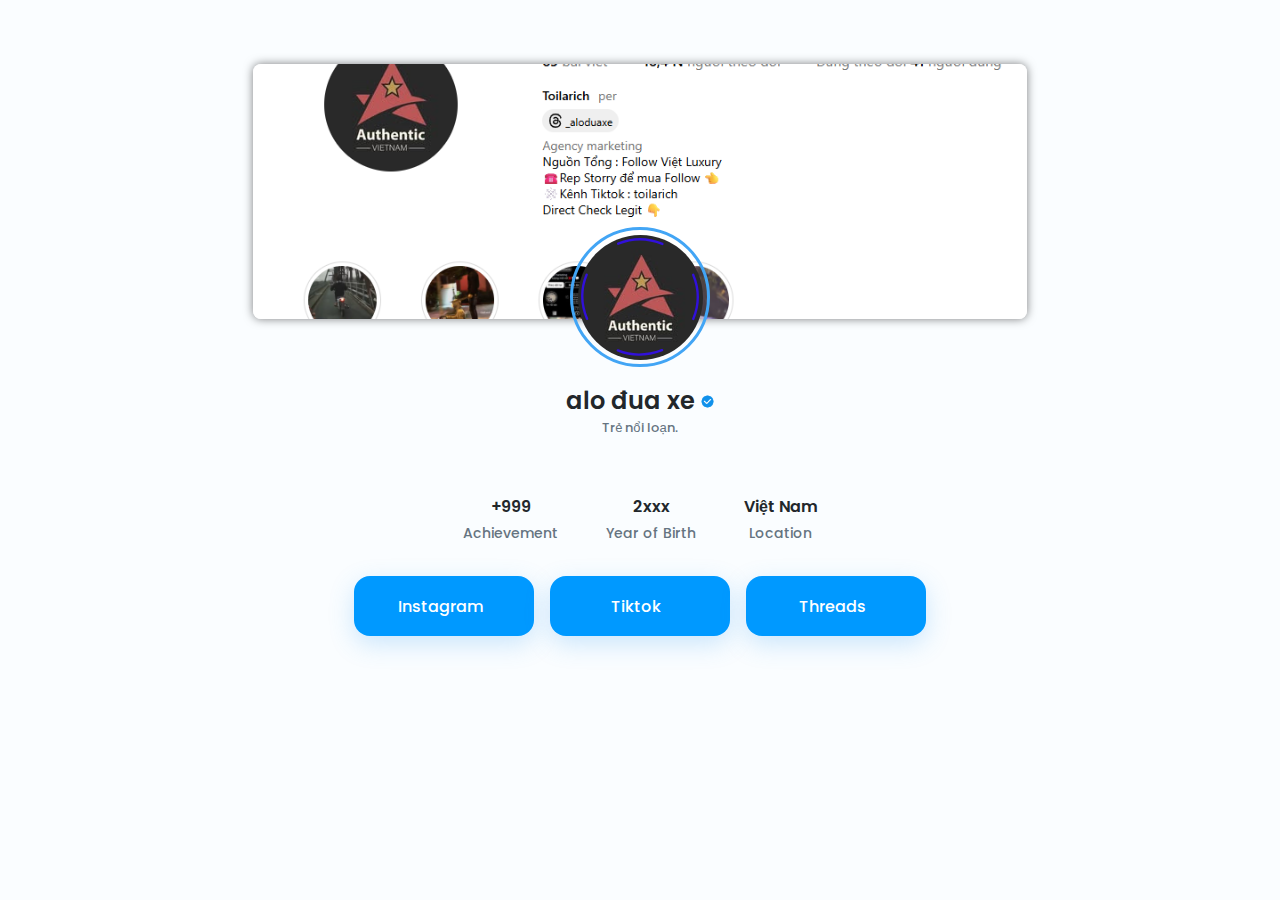
<file: profile.html>
<!DOCTYPE html>
<html lang="en">
<head>
    <head>
      <meta charset="UTF-8">
      <meta name="viewport" content="width=device-width, initial-scale=1.0">
      <meta charset="utf-8">
      <meta name="description" content="Tổng hợp các liên kết MXH của Aloduaxe. Bạn có thể tìm thấy mọi thông tin liên hệ khi truy cập vào">
      <meta name="keywords" content="website">
      <meta property="og:url" content="https://devteam.io.vn/" />
      <meta property="og:type" content="website" />
      <meta property="og:title" content="Tổng hợp các liên kết MXH của aloduaxe. Bạn có thể tìm thấy mọi thông tin liên hệ khi truy cập vào" />
      <meta property="og:description" content="website" />
      <meta property="og:image" content="./assets/img/logo.jpg" />
      <!--=============== FAVICON ===============-->
      <link rel="https://imgur.com/a/QUcyGsT" type="image/x-icon">
      <!--=============== REMIX ICONS ===============-->
      <link href="https://imgur.com/a/QUcyGsT" rel="stylesheet">
      <!--=============== CSS ===============-->
      <link rel='stylesheet' href='https://cdn-uicons.flaticon.com/uicons-bold-rounded/css/uicons-bold-rounded.css'>
      <link rel='stylesheet' href='https://cdn-uicons.flaticon.com/uicons-solid-rounded/css/uicons-solid-rounded.css'>
      <link rel='stylesheet' href='https://cdn-uicons.flaticon.com/uicons-brands/css/uicons-brands.css'>
      <link rel="stylesheet" href="assets/css/styles.css">
      <link rel="stylesheet" href="./assets/font/themify-icons-font/themify-icons/themify-icons.css">
      <title>PROFILE</title>
   </head>
</head>
<body>
    <header class="profile container">
         <div class="bg-img">
            <img class="background-img" src="./assets/img/bgr.png" alt="avatar">
         </div>
         <!-- Theme button -->
         <i class="ri-moon-line change-theme" id="theme-button"></i>
         <div class="profile__container grid">
            <div class="profile__data">
               <div class="profile__border">
                  <svg version="1.1" id="Layer_1" xmlns="http://www.w3.org/2000/svg"
                     xmlns:xlink="http://www.w3.org/1999/xlink" x="0px" y="0px" viewBox="0 0 500 500"
                     style="enable-background:new 0 0 500 500;" xml:space="preserve">
                     <g>
                        <path class="st0" style=" fill: none;
                           stroke: var(--ac);
                           stroke-width: 10;
                           stroke-linecap: round;
                           stroke-linejoin: round;
                           stroke-dasharray: 188.5031, 188.5031;" d="M471.5,157.6c51.1,122.3-6.7,262.9-129,313.9c-298.7,111-473.7-308.8-184.9-443
                           C279.9-22.5,420.4,35.2,471.5,157.6L471.5,157.6z" />
                     </g>
                  </svg>
                  <div class="profile__perfil">
                     <!-- Insert your image, according to the example size of the portfolio -->
                     <img src="./assets/img/logo.jpg">
                  </div>
               </div>
               <h2 class="profile__name">alo đua xe <img src="assets/img/tickxanh.svg" alt="Đã Xác Minh" style="height: 15px;" /></b>
               </h2>
               <h3 class="profile__profession">Trẻ nổi loạn.</h3>
            </div>
            <div class="profile__info grid">
               <div class="profile__info-group">
                  <h3 class="profile__info-number">+999</h3>
                  <p class="profile__info-description">
                     Achievement<br> 
                  </p>
               </div>
               <div class="profile__info-group">
                  <h3 class="profile__info-number">2xxx</h3>
                  <p class="profile__info-description">
                     Year of Birth
                  </p>
               </div>
               <div class="profile__info-group">
                  <h3 class="profile__info-number">Việt Nam</h3>
                  <p class="profile__info-description">Location</p>
               </div>
            </div>
            <div class="profile__buttons">
               <!-- Insert your CV -->
               <a href="https://www.instagram.com/_aloduaxe/" class="button">
               Instagram <i class="tel"></i>
               </a>
               <a href="https://www.tiktok.com/@huy_ah004" class="button">
               Tiktok <i class="tel"></i>
               </a>
               <a href="https://www.threads.com/@_aloduaxe" class="button">
               Threads <i class="tel"></i>
               </a>
            </div>
         </div>
      </header>
</body>
</html>
</file>
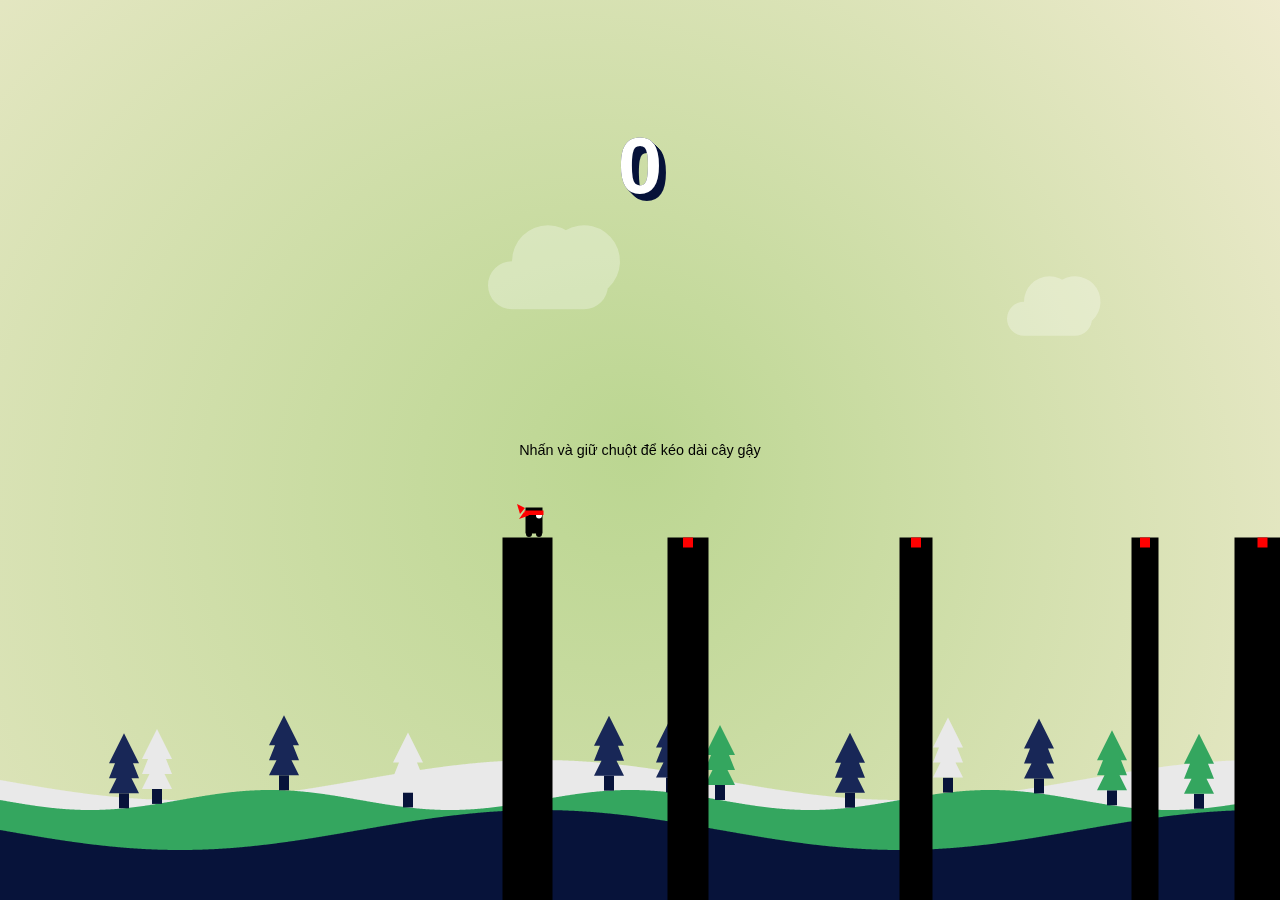
<file: game/stick-hero.html>
<!DOCTYPE html>
<html xmlns='http://www.w3.org/1999/xhtml' xmlns:b='http://www.google.com/2005/gml/b' xmlns:data='http://www.google.com/2005/gml/data' xmlns:expr='http://www.google.com/2005/gml/expr'>
<head>
<link href='https://www.blogger.com/static/v1/widgets/55013136-widget_css_bundle.css' rel='stylesheet' type='text/css'/>
<meta content='width=device-width, initial-scale=1' name='viewport'/>
<title>
  Stick Hero</title>
<!-- Bắt đầu viết Css cho web -->
<style id='page-skin-1' type='text/css'><!--
html,
body {
height: 100%;
margin: 0;
}
body {
font-family: Arial, Verdana, sans-serif;
cursor: grab;
display: flex;
justify-content: center;
align-items: center;
color: white;
background-color: #1e1a33;
}
div,
i {
user-select: none;
pointer-events: none;
}
i {
position: fixed;
color: white;
top: -10%;
z-index: 9999;
animation-name: snowflakes-fall, snowflakes-shake;
animation-duration: 10s, 3s;
animation-timing-function: linear, ease-in-out;
animation-iteration-count: infinite, infinite;
animation-play-state: running, running;
}
@keyframes snowflakes-fall {
0% {
top: -10%;
}
100% {
top: 100%;
}
}
@keyframes snowflakes-shake {
0% {
transform: translateX(0px);
}
50% {
transform: translateX(80px);
}
100% {
transform: translateX(0px);
}
}

--></style>
<meta name='google-adsense-platform-account' content='ca-host-pub-1556223355139109'/>
<meta name='google-adsense-platform-domain' content='blogspot.com'/>

</head>
<!-- Bắt đầu phần hiển thị trên web -->
<body>
<script>
    let status = "waiting";
  let lastTimestamp;
  let heroX;
  let heroY;
  let sceneOffset;
  let score = 0;
  let platforms = [];
  let sticks = [];
  let trees = [];
  let clouds = [];

  const config = {
    canvasWidth: 375,
    canvasHeight: 375,
    platformHeight: 100,
    heroDistanceFromEdge: 10,
    paddingX: 100,
    perfectAreaSize: 10,
    backgroundSpeedMultiplier: 0.2,
    speed: 4,
    heroWidth: 17,
    heroHeight: 30
  };

  const colours = {
    lightBg: "#62AFB9",
    medBg: "#182757",
    darkBg: "#0D5B66",
    lightHill: "#E9E9E9",
    medHill: "#34A65F",
    darkHill: "#07133A",
    platform: "#9B4546",
    platformTop: "#620E0E",
    em: "#CC231E",
    skin: "#CF6D60"
  };

  const hills = [
    {
      baseHeight: 120,
      amplitude: 20,
      stretch: 0.5,
      colour: colours.lightHill
    },
    {
      baseHeight: 100,
      amplitude: 10,
      stretch: 1,
      colour: colours.medHill
    },
    {
      baseHeight: 70,
      amplitude: 20,
      stretch: 0.5,
      colour: colours.darkHill
    }
  ];

  const scoreElement = createElementStyle(
    "div",
    `position:absolute;top:1.5em;font-size:5em;font-weight:900;text-shadow:${addShadow(
      colours.darkHill,
      7
    )}`
  );
  const canvas = createElementStyle("canvas");
  const introductionElement = createElementStyle(
    "div",
    `font-size:0.9em;position:absolute;text-align:center;transition:opacity 2s;width:250px;color:#000`,
    "Nhấn và giữ chuột để kéo dài cây gậy"
  );
  const perfectElement = createElementStyle(
    "div",
    "position:absolute;opacity:0;transition:opacity 2s;color:#000",
    "Double Score"
  );
  const restartButton = createElementStyle(
    "button",
    `width:120px;height:120px;position:absolute;border-radius:50%;color:white;background-color:${colours.em};border:none;font-weight:700;font-size:1.2em;display:none;cursor:pointer`,
    "RESTART"
  );

  // Adding snow
  // for (let i = 0; i <= 30; i++) {
  //   createElementStyle(
  //     "i",
  //     `font-size: ${3 * Math.random()}em;left: ${
  //       100 * Math.random()
  //     }%; animation-delay: ${10 * Math.random()}s, ${2 * Math.random()}s`,
  //     "."
  //   );
  // }

  canvas.width = window.innerWidth;
  canvas.height = window.innerHeight;

  const ctx = canvas.getContext("2d");

  Array.prototype.last = function () {
    return this[this.length - 1];
  };

  Math.sinus = function (degree) {
    return Math.sin((degree / 180) * Math.PI);
  };

  window.addEventListener("keydown", function (event) {
    if (event.key == " ") {
      event.preventDefault();
      resetGame();
      return;
    }
  });

  ["mousedown", "touchstart"].forEach(function (evt) {
    window.addEventListener(evt, function (event) {
      if (status == "waiting") {
        lastTimestamp = undefined;
        introductionElement.style.opacity = 0;
        status = "stretching";
        window.requestAnimationFrame(animate);
      }
    });
  });

  ["mouseup", "touchend"].forEach(function (evt) {
    window.addEventListener(evt, function (event) {
      if (status == "stretching") {
        status = "turning";
      }
    });
  });

  window.addEventListener("resize", function (event) {
    canvas.width = window.innerWidth;
    canvas.height = window.innerHeight;
    draw();
  });

  restartButton.addEventListener("click", function (event) {
    event.preventDefault();
    resetGame();
    restartButton.style.display = "none";
  });

  window.requestAnimationFrame(animate);

  resetGame();

  function resetGame() {
    status = "waiting";
    lastTimestamp = undefined;
    sceneOffset = 0;
    score = 0;
    introductionElement.style.opacity = 1;
    perfectElement.style.opacity = 0;
    restartButton.style.display = "none";
    scoreElement.innerText = score;
    platforms = [{ x: 50, w: 50 }];
    heroX = platforms[0].x + platforms[0].w - config.heroDistanceFromEdge;
    heroY = 0;
    sticks = [{ x: platforms[0].x + platforms[0].w, length: 0, rotation: 0 }];
    trees = [];
    clouds = [];

    for (let i = 0; i <= 20; i++) {
      if (i <= 3) generatePlatform();
      generateTree();
      generateCloud();
    }

    draw();
  }

  function generateCloud() {
    const minimumGap = 60;
    const maximumGap = 300;

    const lastCloud = clouds[clouds.length - 1];
    let furthestX = lastCloud ? lastCloud.x : 0;

    const x =
      furthestX +
      minimumGap +
      Math.floor(Math.random() * (maximumGap - minimumGap));

    const y =
      minimumGap +
      Math.floor(Math.random() * (maximumGap - minimumGap)) -
      window.innerHeight / 1.2;

    const w = Math.floor(Math.random() * 15 + 15);
    clouds.push({ x, y, w });
  }

  function generateTree() {
    const minimumGap = 30;
    const maximumGap = 150;

    const lastTree = trees[trees.length - 1];
    let furthestX = lastTree ? lastTree.x : 0;

    const x =
      furthestX +
      minimumGap +
      Math.floor(Math.random() * (maximumGap - minimumGap));

    const treeColors = [colours.lightHill, colours.medBg, colours.medHill];
    const color = treeColors[Math.floor(Math.random() * 3)];

    trees.push({ x, color });
  }

  function generatePlatform() {
    const minimumGap = 40;
    const maximumGap = 200;
    const minimumWidth = 20;
    const maximumWidth = 100;

    const lastPlatform = platforms[platforms.length - 1];
    let furthestX = lastPlatform.x + lastPlatform.w;

    const x =
      furthestX +
      minimumGap +
      Math.floor(Math.random() * (maximumGap - minimumGap));
    const w =
      minimumWidth + Math.floor(Math.random() * (maximumWidth - minimumWidth));

    platforms.push({ x, w });
  }

  function animate(timestamp) {
    if (!lastTimestamp) {
      lastTimestamp = timestamp;
      window.requestAnimationFrame(animate);
      return;
    }

    switch (status) {
      case "waiting":
        return;
      case "stretching": {
        sticks.last().length += (timestamp - lastTimestamp) / config.speed;
        break;
      }
      case "turning": {
        sticks.last().rotation += (timestamp - lastTimestamp) / config.speed;

        if (sticks.last().rotation > 90) {
          sticks.last().rotation = 90;

          const [nextPlatform, perfectHit] = thePlatformTheStickHits();
          if (nextPlatform) {
            score += perfectHit ? 2 : 1;
            scoreElement.innerText = score;

            if (perfectHit) {
              perfectElement.style.opacity = 1;
              setTimeout(() => (perfectElement.style.opacity = 0), 1000);
            }

            generatePlatform();
            generateTree();
            generateTree();

            generateCloud();
            generateCloud();
          }

          status = "walking";
        }
        break;
      }
      case "walking": {
        heroX += (timestamp - lastTimestamp) / config.speed;

        const [nextPlatform] = thePlatformTheStickHits();
        if (nextPlatform) {
          const maxheroX =
            nextPlatform.x + nextPlatform.w - config.heroDistanceFromEdge;
          if (heroX > maxheroX) {
            heroX = maxheroX;
            status = "transitioning";
          }
        } else {
          const maxheroX =
            sticks.last().x + sticks.last().length + config.heroWidth;
          if (heroX > maxheroX) {
            heroX = maxheroX;
            status = "falling";
          }
        }
        break;
      }
      case "transitioning": {
        sceneOffset += (timestamp - lastTimestamp) / (config.speed / 2);

        const [nextPlatform] = thePlatformTheStickHits();
        if (sceneOffset > nextPlatform.x + nextPlatform.w - config.paddingX) {
          sticks.push({
            x: nextPlatform.x + nextPlatform.w,
            length: 0,
            rotation: 0
          });
          status = "waiting";
        }
        break;
      }
      case "falling": {
        if (sticks.last().rotation < 180)
          sticks.last().rotation += (timestamp - lastTimestamp) / config.speed;

        heroY += (timestamp - lastTimestamp) / (config.speed / 2);
        const maxheroY =
          config.platformHeight +
          100 +
          (window.innerHeight - config.canvasHeight) / 2;
        if (heroY > maxheroY) {
          restartButton.style.display = "block";
          return;
        }
        break;
      }
      default:
        throw Error("Wrong status");
    }

    draw();
    window.requestAnimationFrame(animate);

    lastTimestamp = timestamp;
  }

  function thePlatformTheStickHits() {
    if (sticks.last().rotation != 90)
      throw Error(`Stick is ${sticks.last().rotation}&#176;`);
    const stickFarX = sticks.last().x + sticks.last().length;

    const platformTheStickHits = platforms.find(
      (platform) => platform.x < stickFarX && stickFarX < platform.x + platform.w
    );

    if (
      platformTheStickHits &&
      platformTheStickHits.x +
        platformTheStickHits.w / 2 -
        config.perfectAreaSize / 2 <
        stickFarX &&
      stickFarX <
        platformTheStickHits.x +
          platformTheStickHits.w / 2 +
          config.perfectAreaSize / 2
    )
      return [platformTheStickHits, true];

    return [platformTheStickHits, false];
  }

  function draw() {
    ctx.save();
    ctx.clearRect(0, 0, window.innerWidth, window.innerHeight);
    drawBackground();
    ctx.translate(
      (window.innerWidth - config.canvasWidth) / 2 - sceneOffset,
      (window.innerHeight - config.canvasHeight) / 2
    );

    drawPlatforms();
    drawHero();
    drawSticks();

    ctx.restore();
  }

  function drawPlatforms() {
    platforms.forEach(({ x, w }) => {
      ctx.fillStyle = "black";
      ctx.fillRect(x, config.canvasHeight - config.platformHeight, w, config.platformHeight + (window.innerHeight - config.canvasHeight) / 2);

      if (sticks.last().x < x) {
        ctx.fillStyle = "red";
        ctx.fillRect(
          x + w / 2 - config.perfectAreaSize / 2,
          config.canvasHeight - config.platformHeight,
          config.perfectAreaSize,
          config.perfectAreaSize
        );
      }
    });
  }

  function drawHero() {
    ctx.save();
    ctx.fillStyle = "black";
    ctx.translate(
      heroX - config.heroWidth / 2,
      heroY +
        config.canvasHeight -
        config.platformHeight -
        config.heroHeight / 2
    );

    ctx.fillRect(
      -config.heroWidth / 2,
      -config.heroHeight / 2,
      config.heroWidth,
      config.heroHeight - 4
    );

    const legDistance = 5;
    ctx.beginPath();
    ctx.arc(legDistance, 11.5, 3, 0, Math.PI * 2, false);
    ctx.fill();
    ctx.beginPath();
    ctx.arc(-legDistance, 11.5, 3, 0, Math.PI * 2, false);
    ctx.fill();

    ctx.beginPath();
    ctx.fillStyle = "white";
    ctx.arc(5, -7, 3, 0, Math.PI * 2, false);
    ctx.fill();
    
    ctx.fillStyle = "red";
    ctx.fillRect(-config.heroWidth / 2 - 1, -12, config.heroWidth + 2, 4.5);
    ctx.beginPath();
    ctx.moveTo(-9, -14.5);
    ctx.lineTo(-17, -18.5);
    ctx.lineTo(-14, -8.5);
    ctx.fill();
    ctx.beginPath();
    ctx.moveTo(-10, -10.5);
    ctx.lineTo(-15, -3.5);
    ctx.lineTo(-5, -7);
    ctx.fill();

    ctx.restore();
  }

  function drawSticks() {
    sticks.forEach((stick) => {
      ctx.save();

      ctx.translate(stick.x, config.canvasHeight - config.platformHeight);
      ctx.rotate((Math.PI / 180) * stick.rotation);

      ctx.beginPath();
      ctx.lineWidth = 2;
      ctx.moveTo(0, 0);
      ctx.lineTo(0, -stick.length);
      ctx.stroke();

      ctx.restore();
    });
  }

  function drawBackground() {
    var gradient = ctx.createRadialGradient(
      window.innerWidth / 2,
      window.innerHeight / 2,
      0,
      window.innerHeight / 2,
      window.innerWidth / 2,
      window.innerWidth
    );
    gradient.addColorStop(0, "#BBD691");
    gradient.addColorStop(1, "#FEF1E1");
    ctx.fillStyle = gradient;
    ctx.fillRect(0, 0, window.innerWidth, window.innerHeight);

    hills.forEach((hill) =>
      drawHill(hill.baseHeight, hill.amplitude, hill.stretch, hill.colour)
    );
    trees.forEach((tree) => drawTree(tree.x, tree.color));
    clouds.forEach((cloud) => drawCloud(cloud.x, cloud.y, cloud.w));
  }

  function drawHill(baseHeight, amplitude, stretch, color) {
    ctx.beginPath();
    ctx.moveTo(0, window.innerHeight);
    ctx.lineTo(0, getHillY(0, baseHeight, amplitude, stretch));
    for (let i = 0; i < window.innerWidth; i++) {
      ctx.lineTo(i, getHillY(i, baseHeight, amplitude, stretch));
    }
    ctx.lineTo(window.innerWidth, window.innerHeight);
    ctx.fillStyle = color;
    ctx.fill();
  }

  function drawTree(x, color) {
    ctx.save();
    ctx.translate(
      (-sceneOffset * config.backgroundSpeedMultiplier + x) * hills[1].stretch,
      getTreeY(x, hills[1].baseHeight, hills[1].amplitude)
    );

    const treeTrunkHeight = 15;
    const treeTrunkWidth = 10;
    const treeCrownHeight = 60;
    const treeCrownWidth = 30;

    // Draw trunk
    ctx.fillStyle = colours.darkHill;
    ctx.fillRect(
      -treeTrunkWidth / 2,
      -treeTrunkHeight,
      treeTrunkWidth,
      treeTrunkHeight
    );
    // Draw crown
    ctx.beginPath();

    ctx.moveTo(-treeCrownWidth / 2, -treeTrunkHeight * 3);
    ctx.lineTo(0, -(treeTrunkHeight + treeCrownHeight));
    ctx.lineTo(treeCrownWidth / 2, -treeTrunkHeight * 3);

    ctx.moveTo(-treeCrownWidth / 2, -treeTrunkHeight * 2);
    ctx.lineTo(0, -(treeTrunkHeight / 2 + treeCrownHeight));
    ctx.lineTo(treeCrownWidth / 2, -treeTrunkHeight * 2);

    ctx.moveTo(-treeCrownWidth / 2, -treeTrunkHeight);
    ctx.lineTo(0, -(treeTrunkHeight + treeCrownHeight / 2));
    ctx.lineTo(treeCrownWidth / 2, -treeTrunkHeight);

    ctx.fillStyle = color;
    ctx.fill();
    ctx.restore();
  }

  function drawCloud(x, y, width) {
    ctx.save();
    ctx.translate(
      (-sceneOffset * config.backgroundSpeedMultiplier + x) * hills[1].stretch,
      getTreeY(x, hills[1].baseHeight, hills[1].amplitude)
    );

    height = width * 1.5;
    ctx.beginPath();
    ctx.arc(x, y, width, Math.PI * 0.5, Math.PI * 1.5);
    ctx.arc(x + height, y - width, height, Math.PI * 1, Math.PI * 2);
    ctx.arc(x + height * 2, y - width, height, Math.PI * 1.2, Math.PI);
    ctx.arc(x + width * 3, y, width, Math.PI * 1.5, Math.PI * 0.5);
    ctx.moveTo(x + width * 3, y + width);
    ctx.lineTo(x, y + width);
    ctx.fillStyle = "rgba(255, 255, 255, .3)";
    ctx.fill();

    ctx.restore();
  }

  function createCandyPattern() {
    const patternCanvas = document.createElement("canvas");
    const pctx = patternCanvas.getContext("2d");

    const max = 15;
    let i = 0;
    let x = 0;
    let z = 90;

    while (i < max) {
      pctx.beginPath();
      pctx.moveTo(0, x);
      pctx.lineTo(0, z);
      pctx.lineWidth = 24;
      pctx.strokeStyle = "red";
      pctx.stroke();

      pctx.beginPath();
      pctx.moveTo(0, x + 24);
      pctx.lineTo(0, z + 24);
      pctx.lineWidth = 24;
      pctx.strokeStyle = "white";
      pctx.stroke();

      x += 48;
      z += 48;
      i++;
    }

    return patternCanvas;
  }

  function getHillY(windowX, baseHeight, amplitude, stretch) {
    const sineBaseY = window.innerHeight - baseHeight;
    return (
      Math.sinus(
        (sceneOffset * config.backgroundSpeedMultiplier + windowX) * stretch
      ) *
        amplitude +
      sineBaseY
    );
  }

  function getTreeY(x, baseHeight, amplitude) {
    const sineBaseY = window.innerHeight - baseHeight;
    return Math.sinus(x) * amplitude + sineBaseY;
  }

  function createElementStyle(element, cssStyles = null, inner = null) {
    const g = document.createElement(element);
    if (cssStyles) g.style.cssText = cssStyles;
    if (inner) g.innerHTML = inner;
    document.body.appendChild(g);
    return g;
  }

  function addShadow(colour, depth) {
    let shadow = "";
    for (let i = 0; i <= depth; i++) {
      shadow += `${i}px ${i}px 0 ${colour}`;
      shadow += i < depth ? ", " : "";
    }
    return shadow;
  }

  const funs = new Funs('light');
  funs.signature();
    </script>
<div class='navbar no-items section' id='navbar'></div>


</body>
<!-- Kết thúc phần hiển thị trên web -->
</html>
</file>
<file: kitu/css/style.css>
.main {
    padding: 16px;
}

.fancytext {
    width: 100%;
    margin-top: 5px;
    background-color: #FFFFFF !important;
}

#history {
    margin-top: 16px;
}

.form-control,
.copybutton {
    cursor: pointer !important;
}

body {
    font-family: 'Roboto', sans-serif !important;
    color: #5c6771;
}

#snackbar {
    visibility: hidden;
    min-width: 250px;
    margin-left: -125px;
    background-color: #333;
    color: #fff;
    text-align: center;
    border-radius: 2px;
    padding: 16px;
    position: fixed;
    z-index: 1;
    left: 50%;
    bottom: 30px;
    font-size: 17px;
}

#snackbar.show {
    visibility: visible;
    -webkit-animation: fadein 0.5s, fadeout 0.5s 2.5s;
    animation: fadein 0.5s, fadeout 0.5s 2.5s;
}

@-webkit-keyframes fadein {
    from {
        bottom: 0;
        opacity: 0;
    }
    to {
        bottom: 30px;
        opacity: 1;
    }
}

@keyframes fadein {
    from {
        bottom: 0;
        opacity: 0;
    }
    to {
        bottom: 30px;
        opacity: 1;
    }
}

@-webkit-keyframes fadeout {
    from {
        bottom: 30px;
        opacity: 1;
    }
    to {
        bottom: 0;
        opacity: 0;
    }
}

@keyframes fadeout {
    from {
        bottom: 30px;
        opacity: 1;
    }
    to {
        bottom: 0;
        opacity: 0;
    }
}
/* Variable color */
:root [data-theme='tEv']:not(.drK){
    --linkC: #d00000;
    --linkB: #d00000;
    --notifL: #9d0208;
    --transB: rgba(255,0,0,.04);
    --transC: rgba(255,0,0,.05);
    --headBg: #fff0f3;
    }
    :root{
    --headC: #08102b ;
    --bodyC: #08102b ;
    --bodyCa: #767676 ;
    --bodyB: #fffdfc ;
    --linkC: #27aaff ;
    --linkB: #27aaff ;
    --iconC: #08102b ;
    --iconCa: #08102b ;
    --iconCs: #767676 ;
    --headerC: #08102b ;
    --headerT: 16px ;
    --headerW: 400 ; /* write 400(normal) or 700(bold) */
    --headerB: #fffdfc ;
    --headerL: 1px ;
    --headerI: #08102b ;
    --headerH: 60px ;
    --headerHi: -60px ;
    --headerHm: 60px ;
    --notifH: 53px ;
    --notifU: #e8f0fe ;
    --notifC: #3c4043 ;
    --notifL: #0b57cf ;
    --contentB: #fffdfc ;
    --contentL: #e6e6e6 ;
    --contentW: 1280px ;
    --sideW: 300px ;
    --transB: rgba(0,0,0,.05);
    --transC: rgba(0,0,0,.06);
    --pageW: 780px ;
    --pageW: 780px ;
    --postT: 36px ;
    --postF: 16px ;
    --postTm: 28px ;
    --postFm: 15px ;
    --widgetT: 15px ;
    --widgetTw: 400 ; /* write 400(normal) or 700(bold) */
    --widgetTa: 25px ;
    --widgetTac: #989b9f;
    --navW: 230px ;
    --navT: #08102b ;
    --navI: #08102b ;
    --navB: #fffdfc ;
    --navL: 1px ;
    --srchI: #08102b ;
    --srchB: #fffdfc ;
    --mobT: #08102b ;
    --mobHv: #f1f1f0 ;
    --mobB: #fffdfc ;
    --mobL: 0px ;
    --mobBr: 12px ;
    --fotT: #08102b ;
    --fotB: #fffdfc ;
    --fotL: 1px ;
    --fontH: 'Noto Sans', sans-serif ;
    --fontB: 'Noto Sans', sans-serif ;
    --fontBa: 'Noto Sans', sans-serif ;
    --fontC: 'Fira Mono', monospace ;
    --trans-1: all .1s ease ;
    --trans-2: all .2s ease ;
    --trans-4: all .4s ease ;
    --synxBg: #f6f6f6 ;
    --synxC: #2f3337 ;
    --synxOrange: #b75501 ;
    --synxBlue: #015692 ;
    --synxGreen: #54790d ;
    --synxRed: #f15a5a ;
    --synxGray: #656e77 ;
    --darkT: #fffdfc ;
    --darkTa: #989b9f ;
    --darkU: #8775f5 ;
    --darkB: #1e1e1e ;
    --darkBa: #2d2d30 ;
    --darkBs: #252526 ;
    }
/* Standar CSS */ ::selection{color:#fff;background:var(--linkC);-webkit-text-fill-color:#fff} *, ::after, ::before{-webkit-box-sizing:border-box;box-sizing:border-box} h1, h2, h3, h4, h5, h6{margin:0;font-weight:700;font-family:var(--fontH);color:var(--headC)} h1{font-size:1.9rem} h2{font-size:1.7rem} h3{font-size:1.5rem} h4{font-size:1.4rem} h5{font-size:1.3rem} h6{font-size:1.2rem} a{color:var(--linkC);text-decoration:none} a:hover{opacity:.9;transition:opacity .1s} table{border-spacing:0} iframe{max-width:100%;border:0;margin-left:auto;margin-right:auto} input, button, select, textarea{font:inherit;font-size:100%;color:inherit;line-height:normal} input::placeholder{color:rgba(0,0,0,.5)} img{display:block;position:relative;max-width:100%;height:auto} svg{width:22px;height:22px;fill:var(--iconC)} svg.line, svg .line{fill:none!important;stroke:var(--iconC);stroke-linecap:round;stroke-linejoin:round; stroke-width:1} svg.c-1{fill:var(--iconCa)} svg.c-2{fill:var(--iconCs); opacity:.4} .hidden{display:none!important} .invisible{visibility:hidden} .clear{width:100%;display:block;margin:0;padding:0;float:none;clear:both} .fCls{display:block;position:fixed;top:0;left:0;right:0;bottom:0;z-index:1;transition:var(--trans-1);background:transparent;opacity:0;visibility:hidden} .free::after, .new::after, .hot::after{display:inline-block;content:'Free!';color:var(--linkC);font-size:12px;font-weight:400;margin:0 5px} .new::after{content:'New!'} .hot::after{content:'Hot!', color:#f94144}
/* Main Element */ html{scroll-behavior:smooth;overflow-x:hidden} body{position:relative;margin:0;padding:0!important;width:100%;font-family:var(--fontB);font-size:14px;color:var(--bodyC);background:var(--bodyB);-webkit-font-smoothing: antialiased;} .secIn{margin:0 auto;padding-left:20px;padding-right:20px;max-width:var(--contentW)} /* Notif Section */ .ntfC{display:none;align-items:center;position:relative;min-height:var(--notifH); background:var(--notifU);color:var(--notifC); padding:10px 25px; font-size:13px; transition:var(--trans-1);overflow:hidden} .ntfC .secIn{width:100%; position:relative} .ntfC .c{display:flex;align-items:center} .ntfT{width:100%; padding-right: 15px; text-align:center} .ntfT a{color:var(--notifL); font-weight:700} .ntfI:checked ~ .ntfC{height:0;min-height:0; padding:0; opacity:0;visibility:hidden} .ntfA{display:inline-flex;align-items:center;justify-content:center;text-align:initial} .ntfA >a{flex-shrink:0;white-space:nowrap;display:inline-block; margin:0 10px;padding:8px 12px;border-radius:3px; background:var(--notifL);color:#fffdfc; font-size:12px;font-weight:400; box-shadow:0 10px 8px -8px rgb(0 0 0 / 12%);text-decoration:none} /* Fixed/Pop-up Element */ .fixL{display:flex;align-items:center;position:fixed;left:0;right:0;bottom:0;margin-bottom:-100%;z-index:20;transition:var(--trans-1);width:100%;height:100%;opacity:0;visibility:hidden} .fixLi, .fixL .cmBri{width:100%;max-width:680px;max-height:calc(100% - 60px);border-radius:12px;transition:inherit;z-index:52;display:flex;overflow:hidden;position:relative;margin:0 auto;box-shadow:0 5px 30px 0 rgba(0,0,0,.05)} .fixLs{padding:60px 20px 20px;overflow-y:scroll;overflow-x:hidden;width:100%;background:var(--contentB)} .fixH, .mnH{display:flex;background:inherit;position:absolute;top:0;left:0;right:0;padding:0 10px;z-index:2} .fixH .cl{padding:0 10px;display:flex;align-items:center;justify-content:flex-end;position:relative;flex-shrink:0;min-width:40px} .fixH .c::after, .ntfC .c::after, .mnH .c::before{content:'\2715';line-height:18px;font-size:14px} .fixT::before{content:attr(data-text);flex-grow:1;padding:16px 10px;font-size:90%;opacity:.7} .fixT .c::before, .mnH .c::after{content:attr(aria-label);font-size:11px;margin:0 8px;opacity:.6} .fixi:checked ~ .fixL, #comment:target .fixL{margin-bottom:0;opacity:1;visibility:visible} .fixi:checked ~ .fixL .fCls, #comment:target .fixL .fCls, .BlogSearch input:focus ~ .fCls{opacity:1;visibility:visible;background:rgba(0,0,0,.2); -webkit-backdrop-filter:saturate(180%) blur(10px); backdrop-filter:saturate(180%) blur(10px)} .shBri{max-width:520px} /* display:flex */ .headI, .bIc{display:flex;align-items:center}
/* Header Section */ header{width:100%;z-index:10; position:-webkit-sticky;position:sticky;top:0;box-shadow: var(--transC) 0px 2px 8px 0px;} header a{display:block;color:inherit} header svg{width:20px;height:20px;fill:var(--headerI); opacity:.8} header svg.line{fill:none;stroke:var(--headerI)} .headCn{position:relative;height:var(--headerH);color:var(--headerC);background:var(--headerB); display:flex} .headL{display:flex;align-items:center;width: var(--navW) ; /* change var(--navW) to increase header title width */ padding:0 0 0 20px; transition:var(--trans-1)} .headL .headIc{flex:0 0 30px} .headL .headN{width:calc(100% - 30px); padding:0 0 0 5px} .headR{padding:0 25px; flex-grow:1; transition:var(--trans-1)} .headI .headP{display:flex;justify-content:flex-end;position:relative} .headI .headS{} .headI{height:100%; justify-content:space-between; position:relative;width:calc(100% + 15px);left:-7.5px;right:-7.5px} .headI >*{margin:0 7.5px} .headIc{font-size:11px;display:flex;list-style:none;margin:0;padding:0} .headIc >*{position:relative} .headIc svg{z-index:1} .headIc .isSrh{display:none} ul.headIc{position:relative;width:calc(100% + 14px);left:-7px;right:-7px;justify-content:flex-end} ul.headIc li{margin:0 2px} .Header{background-repeat:no-repeat;background-size:100%;background-position:center} .Header img{max-width:160px;max-height:45px} .Header .headH{display:block;color:inherit;font-size:var(--headerT); font-weight:var(--headerW)} .Header .headTtl{overflow:hidden;white-space:nowrap;text-overflow:ellipsis; display:block} .headLnk{display:flex;align-items:center} /* Icon */ .tIc{width:30px;height:30px;justify-content:center} .tIc::after{content:'';background:var(--transB);border-radius:12px;position:absolute;left:0;right:0;top:0;bottom:0;transition:var(--trans-1);opacity:0;visibility:hidden} .tIc:hover::after{opacity:1;visibility:visible;transform:scale(1.3,1.3)} .tDL .d2, .drK .tDL .d1{display:none} /* mainIn Section */ .blogCont{flex-grow:1;padding:20px 0 0;position:relative;transition:var(--trans-1)} .blogCont .section:not(.no-items), .blogCont .widget:not(:first-child){margin-top:40px} .blogCont .section:first-child, .blogCont footer .widget:not(:first-child), .blogCont .section.mobMn{margin-top:0} .blogAd .section:not(.no-items){margin-bottom:40px;display:none} .blogM{flex-wrap:wrap;justify-content:center;padding-bottom:40px} .sidebar{max-width:500px;margin:50px auto 0} .sideSticky{position:-webkit-sticky;position:sticky;top:calc(var(--headerH) + 10px)} .onPs .blogM .mainbar{max-width:var(--pageW)} .onPg .blogM .mainbar{max-width:var(--pageW)}
/* mainNav */ .mnBrs{background:var(--contentB)} .mnBr a{color:inherit} .mnBr ul{list-style:none;margin:0;padding:0} .mnMob{align-self:flex-end;position:absolute;left:0;right:0;bottom:0;background:inherit;padding:15px 20px 20px;z-index:1} .mnMob .mSoc{display:flex;position:relative;width:calc(100% + 14px);left:-7px;right:-7px;margin-top:5px} .mnMob:not(.no-items) + .mnMen{padding-bottom:100px} .mnMen{padding:20px 15px} .mMenu{margin-bottom:10px} .mMenu >*{display:inline} .mMenu >*:not(:last-child)::after{content:'\00B7';font-size:90%;opacity:.6} .mMenu a:hover{text-decoration:underline} .mSoc >*{position:relative} .mSoc svg{z-index:1} .mSoc svg, .mnMn svg{width:20px;height:20px;opacity:.8} .mSoc span, .mMenu span{opacity:.7} .mNav{display:none;position:relative;max-width:30px} .mNav svg{height:18px;opacity:.7;z-index:1} .mnMn >li{position:relative} .mnMn >li.br::after{content:'';display:block;border-bottom:1px solid var(--contentL);margin:12px 5px} .mnMn li:not(.mr) .a:hover, .mnMn ul li >*:hover{background:var(--transB)} .mnMn li:not(.mr) .a:hover, .mnMn ul li a:hover{color:var(--linkC)} .mnMn li:not(.mr) ul{padding-left:30px} .mnMn li ul{display:none;opacity:0;visibility:hidden} .mnMn ul li >*, .mnMn .a{display:flex;align-items:center;padding:10px 5px;position:relative;width:calc(100% + 10px);left:-5px;right:-5px;border-radius:8px;transition:var(--trans-1)} .mnMn ul li >*{padding:10px} .mnMn .a >*{margin:0 5px} .mnMn .a:hover svg:not(.d){fill:var(--linkC)} .mnMn .a:hover svg.line:not(.d){fill:none;stroke:var(--linkC)} .mnMn .n, .mnMn ul li >*{display:block;white-space:nowrap;overflow:hidden;text-overflow:ellipsis;flex:1 0 calc(100% - 64px)} .mnMn svg{flex-shrink:0} .mnMn svg.d{width:14px;height:14px} .mnMn .drp.mr .a{font-size:13px;padding-bottom:0;opacity:.7} .mnMn .drp.mr svg.d{display:none} .mnMn .drpI:checked ~ .a svg.d{transform:rotate(180deg)} .mnMn .drpI:checked ~ ul{display:block;opacity:1;visibility:visible} /* Mobile Menu */ .mobMn{position:fixed;left:0;right:0;bottom:0; border-top:1px solid var(--mobL);border-radius:var(--mobBr) var(--mobBr) 0 0;background:var(--mobB);color:var(--mobT);padding:0 20px;box-shadow:0 -10px 25px -5px rgba(0,0,0,.1);z-index:2;font-size:12px} .mobMn svg.line{stroke:var(--mobT);opacity:.8} .mobMn ul{height:55px;display:flex;align-items:center;justify-content:center;list-style:none;margin:0;padding:0} .mobMn li{display:flex;justify-content:center;flex:1 0 20%} .mobMn li >*{display:inline-flex;align-items:center;justify-content:center;min-width:35px;height:35px;border-radius:20px;padding:0 8px;transition:var(--trans-1);color:inherit} .mobMn li svg{margin:0 3px;flex-shrink:0} .mobMn li >*::after{content:attr(data-text);overflow:hidden;white-space:nowrap;text-overflow:ellipsis;max-width:0;margin:0;transition:inherit;opacity:.7} .mobMn li >*:hover::after{max-width:70px;margin:0 3px} .mobMn .nmH{opacity:.7} .mobMn li >*:hover{background:var(--mobHv)} .mobMn li >*:hover svg.line{fill:var(--mobT) !important;opacity:.5} /* Style 2 */ .MN-2 .mobMn{font-size:10px} .mobS .mobMn li >*{flex-direction:column;position:relative} .mobS .mobMn li >*:hover{background:transparent} .MN-2 .mobMn li >*::after{max-width:none} /* Style 3 */ .MN-3 .mobMn li >*::after{content:'';width:4px;height:4px;border-radius:50%;position:absolute;bottom:-2px;opacity:0} .MN-3 .mobMn li >*:hover::after{background:var(--linkB);opacity:.7} .MN-3 .mobMn li >*:hover svg.line{stroke:var(--linkB);fill:var(--linkB) !important;opacity:.7} /* Footer */ footer{font-size:97%;line-height:1.8em; padding:30px 0; border-top:var(--fotL) solid var(--contentL); color:var(--fotT); background:var(--fotB)} .cdtIn{display:flex;align-items:baseline;justify-content:space-between; position:relative;width:calc(100% + 20px);left:-10px;right:-10px} .cdtIn >*{margin:0 10px} .cdtIn .HTML{overflow:hidden} .footCdt{display:inline-flex} .footCdt .creator{opacity:0} .tTop svg{width:20px;height:20px;stroke:var(--fotT)} .toTop{display:flex;align-items:center; white-space:nowrap} .toTop::before{content:attr(data-text); opacity:.7;margin:0 5px} .toTopF{display:flex;align-items:center;justify-content:center;width:45px;height:45px;border-radius:50%;background:var(--linkB);position:fixed;bottom:20px;right:20px} .toTopF svg{stroke:#fffdfc;stroke-width:2}
/* Article Section */ .onIndx .blogPts, .itemFt .itm{display:flex;flex-wrap:wrap;align-items:center;position:relative; width:calc(100% + 20px);left:-10px;right:-10px} .onIndx .blogPts >*, .itemFt .itm >*{flex:0 0 calc(50% - 20px);width:calc(50% - 20px); margin-bottom:0;margin-left:10px;margin-right:10px} .onIndx .blogPts >*{margin-bottom:40px; padding-bottom:35px;position:relative} .onIndx .blogPts .pTag{padding-bottom:0} .onIndx .pTag .pInf{display:none} .onIndx .blogPts .pInf{position:absolute;bottom:0;left:0;right:0} .onIndx .blogPts{align-items:stretch} .onIndx .blogPts.mty{display:block;width:100%;left:0;right:0} .onIndx .blogPts.mty .noPosts{width:100%;margin:0} .onIndx .blogPts div.ntry{padding-bottom:0;flex:0 0 calc(100% - 20px)} .blogPts .ntry.noAd .widget, .Blog ~ .HTML{display:none} /* Blog title */ .blogTtl{font-size:14px; margin:0 0 30px;width:calc(100% + 16px);display:flex;justify-content:space-between;position:relative;left:-8px;right:-8px} .blogTtl .t, .blogTtl.hm .title{margin:0 8px;flex-grow:1} .blogTtl .t span{font-weight:400;font-size:90%; opacity:.7} .blogTtl .t span::before{content:attr(data-text)} .blogTtl .t span::after{content:''; margin:0 4px} .blogTtl .t span.hm::after{content:'/'; margin:0 8px} /* Thumbnail */ .pThmb{flex:0 0 calc(50% - 12.5px);overflow:hidden;position:relative;border-radius:8px; margin-bottom:20px; background:var(--transB)} .pThmb .thmb{display:block;position:relative;padding-top:56.335%; color:inherit; transition:var(--trans-1)} .pThmb .thmb amp-img{position:absolute;top:50%;left:50%;min-width:100%;min-height:100%;max-height:108%;text-align:center;transform:translate(-50%, -50%)} .pThmb div.thmb span::before{content:attr(data-text); opacity:.7; white-space:nowrap} .pThmb:not(.nul)::before{position:absolute;top:0;right:0;bottom:0;left:0; transform:translateX(-100%); background-image:linear-gradient(90deg, rgba(255,255,255,0) 0, rgba(255,255,255,.3) 20%, rgba(255,255,255,.6) 60%, rgba(255,255,255, 0)); animation:shimmer 2s infinite;content:''} .pThmb.iyt:not(.nul) .thmb::after{content:'';position:absolute;top:0;left:0;right:0;bottom:0; background:rgba(0,0,0,.4) url("data:image/svg+xml,<svg xmlns='http://www.w3.org/2000/svg' viewBox='0 0 24 24' fill='none' stroke='%23fff' stroke-width='1.5' stroke-linecap='round' stroke-linejoin='round'><path d='M4 11.9999V8.43989C4 4.01989 7.13 2.2099 10.96 4.4199L14.05 6.1999L17.14 7.9799C20.97 10.1899 20.97 13.8099 17.14 16.0199L14.05 17.7999L10.96 19.5799C7.13 21.7899 4 19.9799 4 15.5599V11.9999Z'/></svg>") center / 35px no-repeat; opacity:0;transition:var(--trans-1)} .pThmb.iyt:not(.nul):hover .thmb::after{opacity:1} /* Sponsored */ .iFxd{display:flex;justify-content:flex-end;position:absolute;top:0;left:0;right:0;padding:10px 6px;font-size:13px;line-height:16px} .iFxd >*{display:flex;align-items:center;margin:0 5px;padding:5px 2.5px;border-radius:8px;background:var(--contentB);color:inherit;box-shadow:0 8px 25px 0 rgba(0,0,0,.1)} .iFxd >* svg{width:16px;height:16px;stroke-width:1.5;margin:0 2.5px;opacity:.7} .iFxd .cmnt{padding:5px;color:var(--bodyC)} .iFxd .cmnt::after{content:attr(data-text);margin:0 2.5px;opacity:.7} .drK .iFxd >* svg.line{stroke:var(--iconC)} /* Label */ .pLbls::before, .pLbls >*::before{content:attr(data-text)} .pLbls::before{opacity:.7} .pLbls a:hover{text-decoration:underline} .pLbls >*{color:inherit;display:inline} .pLbls >*:not(:last-child)::after{content:'/'} /* Profile Images and Name */ .im{width:35px;height:35px;border-radius:16px; background-color:var(--transB);background-size:100%;background-position:center;background-repeat:no-repeat;display:flex;align-items:center;justify-content:center} .im svg{width:18px;height:18px;opacity:.4} .nm::after{content:attr(data-text)} /* Title and Entry */ .pTtl{font-size:1.1rem;line-height:1.5em} .pTtl.sml{font-size:1rem} .pTtl.itm{font-size:var(--postT);font-family:var(--fontBa);font-weight:900; line-height:1.3em} .pTtl.itm.nSpr{margin-bottom:30px} .aTtl a:hover{color:var(--linkC)} .aTtl a, .pSnpt{color:inherit; display:-webkit-box;-webkit-line-clamp:3;-webkit-box-orient:vertical;overflow:hidden} .pEnt{margin-top:40px; font-size:var(--postF);font-family:var(--fontBa); line-height:1.8em} /* Snippet, Description, Headers and Info */ .pHdr{margin-bottom:8px} .pHdr .pLbls{white-space:nowrap;overflow:hidden;text-overflow:ellipsis; opacity:.8} .pSml{font-size:93%} .pSnpt{-webkit-line-clamp:2;margin:12px 0 0;font-family:var(--fontBa);font-size:14px;line-height:1.5em; opacity:.8} .pSnpt.nTag{color:var(--linkC);opacity:1} .pDesc{display:none;font-size:16px;line-height:1.5em;margin:8px 0 25px;opacity:.7} .pInf{display:flex;align-items:baseline;justify-content:space-between; margin-top:15px} .pInf.nTm{margin:0} .pInf.nSpr .pJmp{opacity:1} .pInf.nSpr .pJmp::before{content:attr(aria-label)} .pInf.ps{justify-content:flex-start;align-items:center; margin-top:25px;margin-bottom:10px;position:relative;left:-4px;right:-4px;width:calc(100% + 8px)} .pInf.ps .pTtmp{opacity:1} .pInf.ps .pTtmp::before{content:attr(data-date) ' '} .pInf.ps .pTtmp::after{display:inline} .pInf.ps.nul{display:none} .pInf .pIm{flex-shrink:0; margin:0 4px} .pInf .pNm{flex-grow:1;width:calc(100% - 108px);display:inline-flex;flex-wrap:wrap;align-items:baseline} .pInf .pNm.l{display:none} .pInf .pCm{flex-shrink:0;max-width:24px;margin:0 2px} .pInf .pCm.l{max-width:58px} .pInf .pIc{display:inline-flex;justify-content:flex-end;position:relative;width:calc(100% + 10px);left:-5px;right:-5px} .pInf .pIc >*{display:flex;align-items:center;justify-content:center;width:30px;height:30px;position:relative;margin:0 2px;color:inherit} .pInf .pIc svg{width:20px;height:20px;opacity:.8;z-index:1} .pInf .pIc .cmnt::before{content:attr(data-text);font-size:11px;line-height:18px;padding:0 5px;border-radius:10px;background:#e6e6e6;color:var(--bodyC);position:absolute;top:-5px;right:0;z-index:2} .pInf .pDr{opacity:.7;display:inline-block;margin:0 4px;white-space:nowrap;text-overflow:ellipsis;overflow:hidden;max-width:100%} .pInf .pDr >*:not(:first-child)::before{content:'\00B7';margin:0 5px} .pInf .pIn{display:inline} .pInf .nm{margin:0 4px} .pInf .n .nm::before{content:attr(data-write) ' ';opacity:.7} .pInf .im{width:28px;height:28px} .aTtmp{opacity:.8} .aTtmp, .pJmp{overflow:hidden} .pTtmp::after, .pJmp::before, .iTtmp::before{content:attr(data-text); display:block;line-height:18px; white-space:nowrap;text-overflow:ellipsis;overflow:hidden} .pJmp{display:inline-flex;align-items:center; opacity:0; transition:var(--trans-2)} .pJmp::before{content:attr(aria-label)} .pJmp svg{height:18px;width:18px;stroke:var(--linkC); flex-shrink:0} .ntry:hover .pJmp, .itm:hover .pJmp{opacity:1} /* Product view */ .pTag .pPad{padding:10px 0} .pTag .pPric{font-size:20px;color:var(--linkC);padding-top:20px} .pTag .pPric::before, .pTag .pInfo small{content:attr(data-text);font-size:small;opacity:.8;display:block;line-height:1.5em;color:var(--bodyC)} .pTag .pInfo{font-size:14px;line-height:1.6em} .pTag .pInfo:not(.o){position:relative;width:calc(100% + 20px);left:-10px;right:-10px;display:flex} .pTag .pInfo:not(.o) >*{width:50%;padding:0 10px} .pTag .pMart{margin:10px 0 12px;display:flex;flex-wrap:wrap;line-height:1.6em; position:relative;width:calc(100% + 8px);left:-4px;right:-4px} .pTag .pMart >*{margin:0 4px} .pTag .pMart small{width:calc(100% - 8px);margin-bottom:10px} .pTag .pMart a{display:inline-flex;align-items:center;justify-content:center;width:40px;height:40px;border:1px solid var(--contentL);border-radius:12px;margin-bottom:8px} .pTag .pMart img{width:20px;display:block} /* Blog pager */ .blogPg{display:flex;flex-wrap:wrap;justify-content:space-between; font-size:90%;font-family:var(--fontB);line-height:20px; color:#fffdfc; margin:30px 0 50px; max-width:100%} .blogPg >*{display:flex;align-items:center; padding:10px 13px;margin-bottom:10px; color:inherit;background:var(--linkB); border-radius:3px} .blogPg >* svg{width:18px;height:18px; stroke:var(--darkT); stroke-width:1.5} .blogPg >*::before{content:attr(data-text)} .blogPg .jsLd{margin-left:auto;margin-right:auto} .blogPg .nwLnk::before, .blogPg .jsLd::before{display:none} .blogPg .nwLnk::after, .blogPg .jsLd::after{content:attr(data-text); margin:0 8px} .blogPg .olLnk::before{margin:0 8px} .blogPg .nPst, .blogPg .current{background:var(--contentL); color:var(--bodyCa)} .blogPg .nPst.jsLd svg{fill:var(--darkTa);stroke:var(--darkTa)} .blogPg .nPst svg.line{stroke:var(--darkTa)} /* Breadcrumb */ .brdCmb{margin-bottom:5px;overflow:hidden;text-overflow:ellipsis;white-space:nowrap} .brdCmb a{color:inherit} .brdCmb >*:not(:last-child)::after{content:'/'; margin:0 4px;font-size:90%;opacity:.6} .brdCmb >*{display:inline} .brdCmb .tl::before{content:attr(data-text)} .brdCmb .hm a{font-size:90%;opacity:.7}
/* Article Style */ .pS h1, .pS h2, .pS h3, .pS h4, .pS h6{margin:1.5em 0 18px; font-family:var(--fontBa);font-weight:900; line-height:1.5em}.pS h5{margin:8px 0 18px; font-family:var(--fontBa);font-weight:900; line-height:1.5em} .pS h1 {background: linear-gradient(180deg,#92e6a7, #4ad66d,#208b3a);-webkit-background-clip: text;-webkit-text-fill-color: transparent;backdrop-filter: blur(6px)} .pS h2 {background: linear-gradient(180deg,#bbdefb, #2196f3,#1976d2);-webkit-background-clip: text;-webkit-text-fill-color: transparent;backdrop-filter: blur(6px)} .pS h3 {background: linear-gradient(180deg, #ffb79c, #ff9267, #FF763F);-webkit-background-clip: text;-webkit-text-fill-color: transparent;backdrop-filter: blur(6px)} .pS h4 {background: linear-gradient(180deg, #adb5bd, #495057, #212529);-webkit-background-clip: text;-webkit-text-fill-color: transparent;backdrop-filter: blur(6px)} .drK .pS h4 {background: linear-gradient(180deg, #adb5bd, #d3d3d3, #f5f3f4);-webkit-background-clip: text;-webkit-text-fill-color: transparent;backdrop-filter: blur(6px)} .pS h1:target, .pS h2:target, .pS h3:target, .pS h4:target, .pS h5:target, .pS h6:target{padding-top:var(--headerH);margin-top:0} /* Paragraph */ .pS p{margin:1.7em 0} .pIndent{text-indent:2.5rem} .onItm:not(.Rtl) .dropCap{float:left;margin:4px 8px 0 0; font-size:55px;line-height:45px;opacity:.8} .pS hr{margin:3em 0; border:0} .pS hr::before{content:'\2027 \2027 \2027'; display:block;text-align:center; font-size:24px;letter-spacing:0.6em;text-indent:0.6em;opacity:.8;clear:both} .pRef{display:block;font-size:14px;line-height:1.5em; opacity:.7; word-break:break-word} /* Img and Ad */ .pS img{display:inline-block;border-radius:8px;height:auto} .pS img.full{display:block !important; margin-bottom:10px; position:relative; width:100%;max-width:none} .pS .widget, .ps .pAd >*{margin:40px 0} /* Note */ .note{position:relative;padding:16px 20px 16px 50px; background:#e1f5fe;color:#3c4043; font-size:.85rem;font-family:var(--fontB);line-height:1.6em;border-radius:10px;overflow:hidden} .note::before{content:'';width:60px;height:60px;background:#81b4dc;display:block;border-radius:50%;position:absolute;top:-12px;left:-12px;opacity:.1} .note::after{content:'\002A';position:absolute;left:18px;top:16px; font-size:20px; min-width:15px;text-align:center} .note.wr{background:#ffdfdf;color:#48525c} .note.wr::before{background:#e65151} .note.wr::after{content:'\0021'} /* Ext link */ .extL::after{content:''; width:14px;height:14px; display:inline-block;margin:0 5px; background: url("data:image/svg+xml,<svg xmlns='http://www.w3.org/2000/svg' viewBox='0 0 24 24' fill='none' stroke='%23989b9f' stroke-width='2' stroke-linecap='round' stroke-linejoin='round'><path d='M13 11L21.2 2.80005'/><path d='M22 6.8V2H17.2'/><path d='M11 2H9C4 2 2 4 2 9V15C2 20 4 22 9 22H15C20 22 22 20 22 15V13'/></svg>") center / 14px no-repeat} /* Scroll img */ .psImg{display:flex;flex-wrap:wrap;align-items:flex-start;justify-content:center; margin:2em 0; position:relative;left:-7px;right:-7px; width:calc(100% + 14px)} .psImg >*{width:calc(50% - 14px); margin:0 7px 14px; position:relative} .psImg img{display:block} .scImg >*{width:calc(33.3% - 14px); margin:0 7px} .btImg label{position:absolute;top:0;left:0;right:0;bottom:0; border-radius:3px; display:flex;align-items:center;justify-content:center; background:rgba(0,0,0,.6); transition:var(--trans-1); -webkit-backdrop-filter:saturate(180%) blur(10px); backdrop-filter:saturate(180%) blur(10px); color:var(--darkT); font-size:13px;font-family:var(--fontB)} .hdImg .shImg{width:100%;margin:0; left:0;right:0; transition:var(--trans-1); max-height:0;opacity:0;visibility:hidden} .inImg:checked ~ .hdImg .shImg{max-height:1000vh;opacity:1;visibility:visible} .inImg:checked ~ .hdImg .btImg label{opacity:0;visibility:hidden} /* Post related */ .pRelate{margin:40px 0;padding:20px 0; border:1px solid #989b9f;border-left:0;border-right:0; font-size:14px;line-height:1.8em} .pRelate b{font-weight:400; margin:0;opacity:.8} .pRelate ul, .pRelate ol{margin:8px 0 0;padding:0 20px} /* Blockquote */ blockquote, .cmC i[rel=quote]{position:relative;font-size:.97rem; opacity:.8;line-height:1.6em;margin-left:0;margin-right:0;padding:5px 20px;border-left:2px solid var(--contentL)} blockquote.s-1, details.sp{font-size:.93rem; padding:25px 25px 25px 45px; border:1px solid #989b9f;border-left:0;border-right:0;line-height:1.7em} blockquote.s-1::before{content:'\201D';position:absolute;top:10px;left:0; font-size:60px;line-height:normal;opacity:.5} /* Table */ .ps table{margin:0 auto; font-size:14px;font-family:var(--fontB)} .ps table:not(.tr-caption-container){min-width:90%;border:1px solid var(--contentL);border-radius:3px;overflow:hidden} .ps table:not(.tr-caption-container) td{padding:16px} .ps table:not(.tr-caption-container) tr:not(:last-child) td{border-bottom:1px solid var(--contentL)} .ps table:not(.tr-caption-container) tr:nth-child(2n+1) td{background:rgba(0,0,0,.01)} .ps table th{padding:16px; text-align:inherit; border-bottom:1px solid var(--contentL)} .ps .table{display:block; overflow-y:hidden;overflow-x:auto;scroll-behavior:smooth} /* Img caption */ figure{margin-left:0;margin-right:0} .ps .tr-caption, .psCaption, figcaption{display:block; font-size:14px;line-height:1.6em; font-family:var(--fontB);opacity:.7} /* Syntax */ .pre{background:var(--synxBg);color:var(--synxC); direction: ltr} .pre:not(.tb){position:relative;border-radius:3px;overflow:hidden;margin:1.7em auto;font-family:var(--fontC)} .pre pre{margin:0;color:inherit;background:inherit} .pre:not(.tb)::before, .cmC i[rel=pre]::before{content:'Double click to copy | </>';display:flex;justify-content:flex-end;position:absolute;right:0;top:0;width:100%;background:inherit;color:var(--synxGray);font-size:10px;padding:0 10px;z-index:2;line-height:30px} .pre:not(.tb)::after{content: '';position: absolute;top: 0px;left: 0;right: 0;margin: 0 10px;display: flex;height: 30px;background-image: url("data:image/svg+xml,%3Csvg xmlns='http://www.w3.org/2000/svg' viewBox='0 0 24 12' %3E%3Cstyle type='text/css'%3E .st0%7Bfill:%2329CA44;%7D .st1%7Bfill:%23FFBE2E;%7D .st2%7Bfill:%23FE5F5A;%7D%0A%3C/style%3E%3Ccircle class='st0' cx='18' cy='6' r='1.7'/%3E%3Ccircle class='st1' cx='12' cy='6' r='1.7'/%3E%3Ccircle class='st2' cx='6' cy='6' r='1.7'/%3E%3C/svg%3E%0A");background-repeat: no-repeat;z-index: 5;} .pre:not(.tb).html::before{content:'Double click to copy | .html'} .pre:not(.tb).css::before{content:'Double click to copy | .css'} .pre:not(.tb).js::before{content:'Double click to copy | .js'} pre, .cmC i[rel=pre]{display:block;position:relative;font-family:var(--fontC);font-size:13px;line-height:1.6em;border-radius:3px;background:var(--synxBg);color:var(--synxC);padding:30px 20px 20px;margin:1.7em auto; -moz-tab-size:2;tab-size:2;-webkit-hyphens:none;-moz-hyphens:none;-ms-hyphens:none;hyphens:none; overflow:auto;direction:ltr;white-space:pre} pre i{color:var(--synxBlue);font-style:normal} pre i.block{color:#fff;background:var(--synxBlue)} pre i.green{color:var(--synxGreen)} pre i.gray{color:var(--synxGray)} pre i.red{color:var(--synxOrange)} pre i.blue{color:var(--synxBlue)} code{display:inline;padding:5px;font-size:14px;border-radius:3px;line-height:inherit;color:var(--synxC);background:#f2f3f5;font-family:var(--fontC)} /* Multi syntax */ .pre.tb{border-radius:5px} .pre.tb pre{margin:0;background:inherit} .pre.tb .preH{font-size:13px;border-color:rgba(0,0,0,.05);margin:0} .pre.tb .preH >*{padding:13px 20px} .pre.tb .preH::after{content:'Double click to copy | </>';font-size:10px;font-family:var(--fontC);color:var(--synxGray);padding:15px;margin-left:auto} .pre.tb >:not(.preH){display:none} .pS input[id*="1"]:checked ~ div[class*="C-1"], .pS input[id*="2"]:checked ~ div[class*="C-2"], .pS input[id*="3"]:checked ~ div[class*="C-3"], .pS input[id*="4"]:checked ~ div[class*="C-4"]{display:block} /* ToC */ .pS details summary{list-style:none;outline:none} .pS details summary::-webkit-details-marker{display:none} details.sp{padding:20px 15px} details.sp summary{display:flex;justify-content:space-between;align-items:baseline} details.sp summary::after{content:attr(data-show);font-size:12px; opacity:.7;cursor:pointer} details.sp[open] summary::after{content:attr(data-hide)} details.toc a:hover{text-decoration:underline} details.toc ol, details.toc ul{padding:0 20px; list-style-type:decimal} details.toc li ol, details.toc li ul{margin:5px 0 10px; list-style-type:lower-alpha} /* Accordion */ .showH{margin:1.7em 0;font-size:.93rem;font-family:var(--fontB);line-height:1.7em} details.ac{padding:18px 0;border-bottom:1px solid var(--contentL)} details.ac:first-child{border-top:1px solid var(--contentL)} details.ac summary{font-weight:700;cursor:default; display:flex;align-items:baseline; transition:var(--trans-1)} details.ac summary::before{content:'\203A'; flex:0 0 25px;display:flex;align-items:center;justify-content:flex-start;padding:0 5px; font-weight:400;font-size:1.33rem;color:inherit} details.ac[open] summary{color:var(--linkC)} details.ac:not(.alt)[open] summary::before{transform:rotate(90deg);padding:0 0 0 5px;justify-content:center} details.ac.alt summary::before{content:'\002B'; padding:0 2px} details.ac.alt[open] summary::before{content:'\2212'} details.ac .aC{padding:0 25px;opacity:.9} /* Tabs */ .tbHd{display:flex; border-bottom:1px solid var(--contentL);margin-bottom:30px;font-size:14px;font-family:var(--fontB);line-height:1.6em; overflow-x:scroll;overflow-y:hidden;scroll-behavior:smooth;scroll-snap-type:x mandatory; -ms-overflow-style:none;-webkit-overflow-scrolling:touch} .tbHd >*{padding:12px 15px; border-bottom:1px solid transparent; transition:var(--trans-1);opacity:.6;white-space:nowrap; scroll-snap-align:start} .tbHd >*::before{content:attr(data-text)} .tbCn >*{display:none;width:100%} .tbCn >* p:first-child{margin-top:0} .pS input[id*="1"]:checked ~ .tbHd label[for*="1"], .pS input[id*="2"]:checked ~ .tbHd label[for*="2"], .pS input[id*="3"]:checked ~ .tbHd label[for*="3"], .pS input[id*="4"]:checked ~ .tbHd label[for*="4"]{border-color:var(--linkB);opacity:1} .pS input[id*="1"]:checked ~ .tbCn div[class*="Text-1"], .pS input[id*="2"]:checked ~ .tbCn div[class*="Text-2"], .pS input[id*="3"]:checked ~ .tbCn div[class*="Text-3"], .pS input[id*="4"]:checked ~ .tbCn div[class*="Text-4"]{display:block} .tbHd.stick{position:-webkit-sticky;position:sticky;top:var(--headerH);background:var(--bodyB)} /* Split */ .ps .blogPg{font-size:13px; justify-content:center; position:relative;width:calc(100% + 8px);left:-4px;right:-4px} .ps .blogPg >*{padding:8px 15px;margin:0 4px 8px} /* Youtube fullpage */ .videoYt{position:relative;padding-bottom:56.25%; overflow:hidden;border-radius:5px} .videoYt iframe{position:absolute;width:100%;height:100%;left:0;right:0} /* Lazy Youtube */ .lazyYt{background:var(--synxBg);position:relative;overflow:hidden;padding-top:56.25%;border-radius:5px} .lazyYt img{width:100%;top:-16.84%;left:0;opacity:.95} .lazyYt img, .lazyYt iframe, .lazyYt .play{position:absolute} .lazyYt iframe{width:100%;height:100%;bottom:0;right:0} .lazyYt .play{top:50%;left:50%; transform:translate3d(-50%,-50%,0); transition:all .5s ease;display:block;width:70px;height:70px;z-index:1} .lazyYt .play svg{width:inherit;height:inherit; fill:none;stroke-linecap:round;stroke-linejoin:round;stroke-miterlimit:10;stroke-width:8} .lazyYt .play .c{stroke:rgba(255,255,255,.85);stroke-dasharray:650;stroke-dashoffset:650; transition:all .4s ease-in-out; opacity:.3} .lazyYt .play .t{stroke:rgba(255,255,255,.75);stroke-dasharray:240;stroke-dashoffset:480; transition:all .6s ease-in-out; transform:translateY(0)} .lazyYt .play:hover .t{animation:nudge .6s ease-in-out;-webkit-animation:nudge .6s ease-in-out} .lazyYt .play:hover .t, .lazyYt .play:hover .c{stroke-dashoffset:0; opacity:.7;stroke:#FF0000} .nAmp .lazyYt{display:none} /* Button */ .button{display:inline-flex;align-items:center; margin:10px 0;padding:12px 15px;outline:0;border:0; border-radius:3px;line-height:20px; color:#fffdfc; background:var(--linkB); font-size:14px;font-family:var(--fontB); white-space:nowrap;overflow:hidden;max-width:320px} .button.ln{color:inherit;background:transparent; border:1px solid var(--bodyCa)} .button.ln:hover{border-color:var(--linkB);box-shadow:0 0 0 1px var(--linkB) inset} .btnF{display:flex;justify-content:center; margin:10px 0;width:calc(100% + 12px);left:-6px;right:-6px;position:relative} .btnF >*{margin:0 6px} /* Download btn */ .dlBox{max-width:500px;background:#f1f1f0;border-radius:10px;padding:12px;margin:1.7em 0; display:flex;align-items:center; font-size:14px} .dlBox .fT{flex-shrink:0;display:flex;align-items:center;justify-content:center; width:45px;height:45px; padding:10px; background:rgba(0,0,0,.1);border-radius:5px} .dlBox .fT::before{content:attr(data-text);opacity:.7} .dlBox a{flex-shrink:0;margin:0;padding:10px 12px;border-radius:5px;font-size:13px} .dlBox a::after{content:attr(aria-label)} .dlBox .fN{flex-grow:1; width:calc(100% - 200px);padding:0 15px} .dlBox .fN >*{display:block;white-space:nowrap;overflow:hidden;text-overflow:ellipsis} .dlBox .fS{line-height:16px;font-size:12px;opacity:.8} /* Icon btn */ .icon{flex-shrink:0;display:inline-flex} .icon::before{content:'';width:18px;height:18px;background-size:18px;background-repeat:no-repeat;background-position:center} .icon::after{content:'';padding:0 6px} .icon.dl::before, .drK .button.ln .icon.dl::before{background-image:url("data:image/svg+xml,<svg xmlns='http://www.w3.org/2000/svg' viewBox='0 0 24 24' fill='none' stroke='%23fefefe' stroke-linecap='round' stroke-linejoin='round' stroke-width='1.5'><polyline points='8 17 12 21 16 17'/><line x1='12' y1='12' x2='12' y2='21'/><path d='M20.88 18.09A5 5 0 0 0 18 9h-1.26A8 8 0 1 0 3 16.29'/></svg>")} .icon.demo::before{background-image:url("data:image/svg+xml,<svg xmlns='http://www.w3.org/2000/svg' viewBox='0 0 24 24' fill='none' stroke='%23fefefe' stroke-linecap='round' stroke-linejoin='round' stroke-width='1.5'><path d='M7.39999 6.32003L15.89 3.49003C19.7 2.22003 21.77 4.30003 20.51 8.11003L17.68 16.6C15.78 22.31 12.66 22.31 10.76 16.6L9.91999 14.08L7.39999 13.24C1.68999 11.34 1.68999 8.23003 7.39999 6.32003Z'/><path d='M10.11 13.6501L13.69 10.0601'/></svg>")} .button.ln .icon.dl::before{background-image:url("data:image/svg+xml,<svg xmlns='http://www.w3.org/2000/svg' viewBox='0 0 24 24' fill='none' stroke='%2308102b' stroke-linecap='round' stroke-linejoin='round' stroke-width='1.5'><polyline points='8 17 12 21 16 17'/><line x1='12' y1='12' x2='12' y2='21'/><path d='M20.88 18.09A5 5 0 0 0 18 9h-1.26A8 8 0 1 0 3 16.29'/></svg>")} /* Lightbox image */ .zmImg.s{position:fixed;top:0;left:0;bottom:0;right:0;width:100%;margin:0;background:rgba(0,0,0,.75); display:flex;align-items:center;justify-content:center;z-index:999; -webkit-backdrop-filter:saturate(180%) blur(15px); backdrop-filter:saturate(180%) blur(15px)} .zmImg.s img{display:block;max-width:92%;max-height:92%;width:auto;margin:auto;border-radius:10px;box-shadow:0 5px 30px 0 rgba(0,0,0,.05)} .zmImg.s img.full{left:auto;right:auto;border-radius:10px;width:auto} .zmImg::after{content:'\2715';line-height:16px;font-size:14px;color:#fffdfc;background:var(--linkB); position:fixed;bottom:-20px;right:-20px; display:flex;align-items:center;justify-content:center;width:45px;height:45px;border-radius:50%; transition:var(--trans-1);opacity:0;visibility:hidden} .zmImg.s::after{bottom:20px;right:20px;opacity:1;visibility:visible;cursor:pointer}
/* Article Style Responsive */ @media screen and (max-width: 640px){.pS img.full{width:calc(100% + 40px);left:-20px;right:-20px; border-radius:0} .note{font-size:13px} .scImg{flex-wrap:nowrap;justify-content:flex-start;position:relative;width:calc(100% + 40px);left:-20px;right:-20px;padding:0 13px; overflow-y:hidden;overflow-x:scroll;scroll-behavior:smooth;scroll-snap-type:x mandatory; -ms-overflow-style:none;-webkit-overflow-scrolling:touch} .scImg >*{flex:0 0 80%;scroll-snap-align:center} .ps .table{position:relative; width:calc(100% + 40px);left:-20px;right:-20px;padding:0 20px; display:flex}} @media screen and (max-width:500px){.hdImg{width:100%;left:0;right:0} .hdImg >*, .shImg >*{width:100%;margin:0 0 16px} .ps .tr-caption, .psCaption, figcaption{font-size:13px} .btnF >*{flex-grow:1;justify-content:center}.btnF >*:first-child{flex:0 0 auto} .dlBox a{width:42px;height:42px;justify-content:center} .dlBox a::after, .dlBox .icon::after{display:none}}
/* Author profile */ .admPs{display:flex; max-width:480px;margin:30px 0; padding:12px 12px 15px; background:var(--contentB);border-radius:8px; box-shadow:0 10px 25px -3px rgba(0,0,0,.1)} .admIm{flex-shrink:0; padding:5px 0 0} .admIm .im{width:34px;height:34px} .admI{flex-grow:1; width:calc(100% - 34px);padding:0 12px} .admN::before{content:attr(data-write) ' '; opacity:.7;font-size:90%} .admN::after{content:attr(data-text)} .admA{margin:5px 0 0; font-size:90%; opacity:.9;line-height:1.5em; /*display:-webkit-box;-webkit-line-clamp:2;-webkit-box-orient:vertical;overflow:hidden*/} /* Share btn */ .pSh{margin:15px 0;padding:18px 0;border-bottom:1px solid rgba(0,0,0,.05)} .pShc{display:flex;align-items:center;flex-wrap:wrap; position:relative;width:calc(100% + 18px);left:-9px;right:-9px;font-size:13px} .pShc::before{content:attr(data-text);margin:0 9px;flex-shrink:0} .pShc >*{margin:0 5px; display:flex;align-items:center; color:inherit;padding:12px;border-radius:3px;background:#f1f1f0} .pShc .c{color:#fffdfc} .pShc .c svg{fill:#fffdfc} .pShc .c::after{content:attr(aria-label)} .pShc .fb{background:#1778F2} .pShc .wa{background:#128C7E} .pShc .tw{background:#1DA1F2} .pShc a::after{content:attr(data-text);margin:0 3px} .pShc svg, .cpL svg{width:18px;height:18px; margin:0 3px} .shL{position:relative;width:calc(100% + 20px);left:-10px;right:-10px;margin-bottom:20px;display:flex;flex-wrap:wrap;justify-content:center} .shL >*{margin:0 10px 20px;text-align:center} .shL >*::after{content:attr(data-text);font-size:90%;opacity:.7;display:block} .shL a{display:flex;align-items:center;justify-content:center;flex-wrap:wrap; width:65px;height:65px; color:inherit;margin:0 auto 5px;padding:8px;border-radius:26px;background:#f1f1f0} .shL svg{opacity:.8} .cpL{padding-bottom:15px} .cpL::before{content:attr(data-text);display:block;margin:0 0 15px;opacity:.8} .cpL svg{margin:0 4px;opacity:.7} .cpL input{border:0;outline:0; background:transparent;color:rgba(8,16,43,.4); padding:18px 8px;flex-grow:1} .cpL label{color:var(--linkC);display:flex;align-items:center;align-self:stretch; flex-shrink:0;padding:0 8px} .cpLb{display:flex;align-items:center;position:relative;background:#f1f1f0;border-radius:4px 4px 0 0;border-bottom:1px solid rgba(0,0,0,.25); padding:0 8px} .cpLb:hover{border-color:rgba(0,0,0,.42);background:#ececec} .cpLn span{display:block;padding:5px 14px 0;font-size:90%;color:#2e7b32; transition:var(--trans-1);animation:fadein 2s ease forwards; opacity:0;height:22px} /* Comments */ .pCmnts{margin-top:50px} .cmDis{text-align:center;margin-top:20px;opacity:.7} .cmMs{margin-bottom:20px} .cm iframe{width:100%} .cm:not(.cmBr) .cmBrs{background:transparent;position:relative;padding:60px 20px 0;width:calc(100% + 40px);left:-20px;right:-20px} .cmH h3.title{margin:0;flex-grow:1;padding:16px 10px} .cmH .s{margin:0 14px} .cmH .s::before{content:attr(data-text);margin:0 6px;opacity:.7;font-size:90%} .cmH .s::after{content:'\296E';line-height:18px;font-size:17px} .cmAv .im{width:35px;height:35px;border-radius:50%;position:relative} .cmBd.del .cmCo{font-style:italic;font-size:90%;line-height:normal;border:1px dashed rgba(0,0,0,.2);border-radius:3px;margin:.5em 0;padding:15px;opacity:.7; overflow:hidden;text-overflow:ellipsis;white-space:nowrap} .cmHr{line-height:24px; overflow:hidden;text-overflow:ellipsis;white-space:nowrap} .cmHr .d{font-size:90%;opacity:.7} .cmHr .d::before{content:'\00B7';margin:0 7px} .cmHr.a .n{display:inline-flex;align-items:center} .cmHr.a .n::after{content:'\2714';display:flex;align-items:center;justify-content:center;width:14px;height:14px;font-size:8px;background:#519bd6;color:#fefefe;border-radius:50%;margin:0 3px} .cmCo{line-height:1.6em;opacity:.9} .cmC i[rel=image]{font-size:90%; display:block;position:relative; min-height:50px; overflow:hidden;text-overflow:ellipsis;white-space:nowrap; margin:1em auto} .cmC i[rel=image]::before{content:'This feature isn\0027t available!';border:1px dashed rgba(0,0,0,.2);border-radius:3px;padding:10px;display:flex;align-items:center;justify-content:center;position:absolute;top:0;left:0;bottom:0;right:0;background:var(--contentB)} .cmC i[rel=pre], .cmC i[rel=quote]{margin-top:1em;margin-bottom:1em; font-style:normal;line-height:inherit;padding:20px} .cmC i[rel=pre]::before{display:block;width:auto} .cmC i[rel=quote]{display:block;font-style:italic;font-size:inherit;padding:5px 15px} .cmCo img{margin-top:1em;margin-bottom:1em} .cmAc{margin-top:10px} .cmAc a{font-size:90%;color:inherit;opacity:.7;display:inline-flex} .cmAc a::before{content:'\2934';line-height:18px;font-size:16px;transform:rotate(90deg)} .cmAc a::after{content:attr(data-text);margin:0 6px} .cmR{margin:10px 40px 0} .cmRp ~ .cmAc, .cmBd.del ~ .cmAc, .onItm:not(.Rtl) .cmHr .date{display:none} .cmRi:checked ~ .cmRp .thTg{margin-bottom:0} .cmRi:checked ~ .cmRp .thTg::after{content:attr(aria-label)} .cmRi:checked ~ .cmRp .thCh, .cmRi:checked ~ .cmRp .cmR{display:none} .cmAl:checked ~ .cm .cmH .s::before{content:attr(data-new)} .cmAl:checked ~ .cm .cmCn >ol{flex-direction:column-reverse} .thTg{display:inline-flex;align-items:center;margin:15px 0 18px;font-size:90%} .thTg::before{content:'';width:28px;border-bottom:1px solid var(--widgetTac);opacity:.5} .thTg::after{content:attr(data-text);margin:0 12px;opacity:.7} .cmCn ol{list-style:none;margin:0;padding:0;display:flex;flex-direction:column} .cmCn li{margin-bottom:18px;position:relative} .cmCn li .cmRbox{margin-top:20px} .cmCn li li{display:flex;flex-wrap:wrap;width:calc(100% + 12px);left:-6px;right:-6px} .cmCn li li:last-child{margin-bottom:0} .cmCn li li .cmAv{flex:0 0 28px;margin:0 6px} .cmCn li li .cmAv .im{width:28px;height:28px} .cmCn li li .cmIn{width:calc(100% - 52px);margin:0 6px} .cmHl >li{padding-left:17.5px} .cmHl >li >.cmAv{position:absolute;left:0;top:12px} .cmHl >li >.cmIn{padding:12px 15px 12px 28px;border:1px solid var(--contentL);border-radius:12px;box-shadow:0 10px 8px -10px rgba(0,0,0,.1)} /* Comments Show/Hide */ #comment:target{margin:0;padding-top:60px} .cmSh:checked ~ .cmShw, .cmShw ~ .cm:not(.cmBr), #comment:target .cmShw, #comment:target .cmSh:checked ~ .cm:not(.cmBr){display:none} .cmSh:checked ~ .cm:not(.cmBr), #comment:target .cm:not(.cmBr), #comment:target .cmSh:checked ~ .cmShw{display:block} .cmBtn{display:block;padding:20px;text-align:center;max-width:100%} .cmBtn.ln:hover{color:var(--linkB)} /* Comments Pop-up */ #comment:target .cmSh:checked ~ .cm.cmBr{bottom:-100%;opacity:0;visibility:hidden} #comment:target .cmSh:checked ~ .cm.cmBr .fCls{opacity:0;visibility:hidden}
/* Widget Style */ .widget .imgThm{display:block;position:absolute;top:50%;left:50%;max-width:none;max-height:108%; font-size:12px;text-align:center; transform:translate(-50%, -50%)} .widget .title{margin:0 0 25px; font-size:var(--widgetT);font-weight:var(--widgetTw);position:relative} .widget .title::after{content:'';display:inline-block;vertical-align:middle; width:var(--widgetTa); margin:0 8px;border-bottom:1px solid var(--widgetTac); opacity:.5} .widget input[type=text], .widget input[type=email], .widget textarea{display:block;width:100%;outline:0;border:0;border-bottom:1px solid rgba(0,0,0,.25);border-radius:4px 4px 0 0;background:var(--transB); padding:25px 16px 8px 16px; line-height:1.6em; transition:var(--trans-1)} .widget input[type=text]:hover, .widget input[type=email]:hover, .widget textarea:hover{border-color:rgba(0,0,0,.42);background:var(--transC)} .widget input[type=text]:focus, .widget input[type=email]:focus, .widget textarea:focus, .widget input[data-text=fl], .widget textarea[data-text=fl]{border-color:var(--linkB);background:var(--transC)} .widget input[type=button], .widget input[type=submit]{display:inline-flex;align-items:center; padding:12px 30px; outline:0;border:0;border-radius:4px; color:#fffdfc; background:var(--linkB); font-size:14px; white-space:nowrap;overflow:hidden;max-width:100%;margin-top: 15px} .widget input[type=button]:hover, .widget input[type=submit]:hover{opacity:.7} /* Widget BlogSearch */ .BlogSearch{position:fixed;top:0;left:0;right:0;z-index:12} .BlogSearch form{position:relative;min-width:320px} .BlogSearch input{position:relative;display:block;background:var(--srchB);border:0;outline:0;margin-top:-100%;padding:10px 55px;width:100%;height:72px;transition:var(--trans-1);z-index:2;border-radius:0 0 12px 12px} .BlogSearch input:focus{margin-top:0;box-shadow:0 10px 40px rgba(0,0,0,.2)} .BlogSearch input:focus ~ button.sb{opacity:.9} .BlogSearch .sb{position:absolute;left:0;top:0;display:flex;align-items:center;padding:0 20px;z-index:3;opacity:.7;height:100%;background:transparent;border:0;outline:0} .BlogSearch .sb svg{width:18px;height:18px;stroke:var(--srchI)} .BlogSearch button.sb{left:auto;right:0;opacity:0;font-size:13px} .BlogSearch button.sb::before{content:'\2715'} @media screen and (min-width:897px){header .BlogSearch{position:static;z-index:1} header .BlogSearch input{margin-top:0;padding:12px 42px;height:auto;font-size:13px;border-radius:12px;background:transparent; width:calc(100% + 26px);left:-13px;right:-13px;transition:var(--trans-2)} header .BlogSearch input:hover{background:var(--transB)} header .BlogSearch input:focus{box-shadow:none;margin-top:0; background:var(--transB)} header .BlogSearch .sb{padding:0} header .BlogSearch .fCls{display:none}} /* Widget Profile */ .prfI:checked ~ .mainWrp .wPrf{top:45px;opacity:1;visibility:visible} .prfI:checked ~ .mainWrp .wPrf ~ .fCls{z-index:3;opacity:1;visibility:visible} .wPrf{display:flex;position:absolute;top:-5px;right:0;background:var(--contentB);border-radius:16px 5px 16px 16px;width:260px;max-height:400px;box-shadow:0 10px 25px -3px rgba(0,0,0,.1);transition:var(--trans-4);z-index:4;opacity:0;visibility:hidden;overflow:hidden} .wPrf .prfS{background:inherit} .wPrf.tm .im{width:39px;height:39px;flex-shrink:0} .wPrf.sl .im{width:60px;height:60px;border-radius:26px;margin:0 auto} .wPrf.sl .prfC{text-align:center} .prfH .c{display:none} .prfL{display:flex;align-items:center;position:relative;width:calc(100% + 16px);left:-8px;right:-8px;border-radius:8px;padding:8px 0;transition:var(--trans-1)} .prfL::after{content:attr(data-text);margin:0 2px} .prfL >*{margin:0 8px;flex-shrink:0} a.prfL:hover{background:var(--transB)} .sInf{margin-bottom:0} .sInf .sDt .l{display:inline-flex;align-items:center} .sInf .sTxt{margin:5px auto 0;max-width:320px;font-size:93%;opacity:.9;line-height:1.5em} .sInf .sTxt a{text-decoration:underline} .sInf .lc{display:flex;justify-content:center;margin:10px 0 0;opacity:.8;font-size:90%} .sInf .lc svg{width:16px;height:16px} .sInf .lc::after{content:attr(data-text);margin:0 4px} /* Widget FeaturedPost */ .itemFt .itm >*{flex:0 0 310px;width:310px} .itemFt .itm >*:last-child{flex:1 0 calc(100% - 310px - 40px);width:calc(100% - 310px - 40px)} /* Widget ToC */ .tocL{position:fixed;top:0;bottom:0;right:-280px;width:280px;transition:var(--trans-1);z-index:5} .tocLi{width:100%;height:100%;position:relative;background:var(--contentB);box-shadow:0 5px 30px 0 rgba(0,0,0,.05);z-index:2;border-radius:12px 0 0 12px} .tocLs{position:relative;top:20px;background:inherit} .tocIn{padding:60px 0 0;overflow-y:scroll;overflow-x:hidden;width:100%;height:calc(100vh - var(--headerH))} .tocC{position:absolute;left:-45px;top:105px;transition:var(--trans-1)} .tocC span{display:flex;align-items:center;justify-content:center;width:45px;height:40px;border-radius:20px 0 0 20px;background:var(--contentB);transition:inherit;z-index:1;box-shadow:0 5px 20px 0 rgba(0,0,0,.1)} .tocL svg.rad{width:20px;height:20px;position:absolute;right:-2px;top:-19px;fill:var(--contentB);transform:rotate(92deg);transition:inherit} .tocL svg.rad.in{top:auto;bottom:-19px;transform:rotate(-2deg)} .tocC span svg{opacity:.8} .tocT{display:flex;width:100%} .tocL ol{margin:0;padding-inline-start:35px;line-height:1.6em;list-style: upper-roman;} .tocL li ol{margin:5px 0 10px;padding: 0 0 0 20px;list-style:decimal} .tocL li li ol{list-style:lower-alpha} .tocL a{color:inherit;opacity:.8} .tocL a:hover{text-decoration:underline} .tocI:checked ~ .tocL{right:0;z-index:10} .tocI:checked ~ .tocL .tocC{opacity:0;visibility:hidden} .tocI:checked ~ .tocL .fCls{background:rgba(0,0,0,.25);opacity:1;visibility:visible} /* Widget PopularPosts */ .itemPp{counter-reset:p-cnt} .itemPp .iCtnt{display:flex} .itemPp >*:not(:last-child){margin-bottom:25px} .itemPp .iCtnt::before{flex-shrink:0;content:'0' counter(p-cnt);counter-increment:p-cnt;width:25px;opacity:.6;font-size:85%;line-height:1.8em} .iInr{flex:1 0;width:calc(100% - 25px)} .iTtl{font-size:.95rem;font-weight:700;line-height:1.5em} .iTtmp{display:inline-flex} .iTtmp::after{content:'\2014';margin:0 5px; color:var(--widgetTac);opacity:.7} .iInf{margin:0 25px 8px; overflow:hidden;white-space:nowrap;text-overflow:ellipsis} .iInf .pLbls{display:inline;opacity:.8} /* Widget Label */ /* List Label */ .wL ul{display:flex;flex-wrap:wrap; list-style:none;margin:0;padding:0; position:relative;width:calc(100% + 30px);left:-15px;right:-15px; font-size:13px} .wL li{width:calc(50% - 10px); margin:0 5px} .wL li >*{display:flex;align-items:baseline;justify-content:space-between; color:inherit;width:100%; padding:8px 10px;border-radius:4px;line-height:20px} .wL li >* svg{width:18px;height:18px;opacity:.8} .wL li >*:hover svg, .wL li >div svg{fill:var(--linkC) !important;stroke:var(--linkC)} .wL li >*:hover .lbC, .wL li >div .lbC{color:var(--linkC)} .wL .lbR{display:inline-flex;align-items:center} .wL .lbR .lbC{margin:0 5px} .wL .lbAl{max-height:0; overflow:hidden; transition:var(--trans-4)} .wL .lbM{display:inline-block; margin-top:10px;line-height:20px; color:var(--linkC)} .wL:not(.cl) .lbM{font-size:90%} .wL .lbM::before{content:attr(data-show)} .wL .lbM::after, .wL .lbC::after{content:attr(data-text)} .wL .lbM::after{margin:0 8px} .wL .lbT{overflow:hidden;text-overflow:ellipsis;white-space:nowrap;opacity:.7} .wL .lbC, .wL .lbM::after{flex-shrink:0;font-size:12px;opacity:.7} .lbIn:checked ~ .lbAl{max-height:1000vh} .lbIn:checked ~ .lbM::before{content:attr(data-hide)} .lbIn:checked ~ .lbM::after{visibility:hidden} .wL.bg ul{width:calc(100% + 10px);left:-5px;right:-5px} .wL.bg li{margin-bottom:10px} .wL.bg li >*{background:var(--transB)} /* Cloud Label */ .wL.cl{display:flex;flex-wrap:wrap} .wL.cl >*, .wL.cl .lbAl >*{display:block;max-width:100%} .wL.cl .lbAl{display:flex;flex-wrap:wrap} .wL.cl .lbC::before{content:'';margin:0 4px;flex:0 0} .wL.cl .lbN{display:flex;justify-content:space-between; margin:0 0 8px;padding:9px 13px; border:1px solid var(--contentL);border-radius:3px; color:inherit;line-height:20px} .wL.cl .lbN:hover .lbC, .wL.cl div.lbN .lbC{color:var(--linkB); opacity:1} .wL.cl .lbN:not(div):hover, .wL.cl div.lbN{border-color:var(--linkB)} .wL.cl .lbSz{display:flex} .wL.cl .lbSz::after{content:'';margin:0 4px;flex:0 0} /* Widget ContactForm */ .ContactForm{max-width:500px; font-family:var(--fontB);font-size:14px} .cArea:not(:last-child){margin-bottom:25px} .cArea label{display:block;position:relative} .cArea label .n{display:block;position:absolute;left:0;right:0;top:0; color:rgba(8,16,43,.4);line-height:1.6em;padding:15px 16px 0;border-radius:4px 4px 0 0;transition:var(--trans-1)} .cArea label .n.req::after{content:'*';font-size:85%} .cArea textarea{height:100px} .cArea textarea:focus, .cArea textarea[data-text=fl]{height:200px} .cArea input:focus ~ .n, .cArea textarea:focus ~ .n, .cArea input[data-text=fl] ~ .n, .cArea textarea[data-text=fl] ~ .n{padding-top:5px;color:rgba(8,16,43,.7);font-size:90%;background:#ececec} .cArea .h{display:block;font-size:90%;padding:5px 16px 0;opacity:.7;line-height:normal} .nArea .contact-form-error-message-with-border{color:#d32f2f} .nArea .contact-form-success-message-with-border{color:#2e7b32} /* Widget Sliders */ .sldO{position:relative;display:flex;overflow-y:hidden;overflow-x:scroll; scroll-behavior:smooth;scroll-snap-type:x mandatory;list-style:none;margin:0;padding:0; -ms-overflow-style: none} .sldO.no-items{display:none} .sldO.no-items + .section{margin-top:0} .sldO .widget:not(:first-child){margin-top:0} .sldO .widget{position:relative;flex:0 0 100%;width:100%;background:transparent; outline:0;border:0} .sldC{position:relative} .sldS{position:absolute;top:0;left:0;width:100%;height:100%;scroll-snap-align:center;z-index:-1} .sldIm{background-repeat:no-repeat;background-size:cover;background-position:center;background-color:var(--transB);display:block;padding-top:40%;border-radius:3px;color:#fffdfc;font-size:13px} .sldT{position:absolute;bottom:0;left:0;right:0;display:block;padding:20px; background:linear-gradient(0deg, rgba(30,30,30,.1) 0%, rgba(30,30,30,.05) 60%, rgba(30,30,30,0) 100%); border-radius:0 0 3px 3px} .sldS{animation-name:tonext, snap;animation-timing-function:ease;animation-duration:4s;animation-iteration-count:infinite} .sldO .widget:last-child .sldS{animation-name:tostart, snap} .Rtl .sldS{animation-name:tonext-rev, snap} .Rtl .sldO .widget:last-child .sldS{animation-name:tostart-rev, snap} .sldO:hover .widget .sldS, .Rtl .sldO:hover .widget .sldS, .sldO:focus-within .widget .sldS, .Rtl .sldO:focus-within .widget .sldS{animation-name:none} @media (prefers-reduced-motion:reduce){.sldS, .Rtl .sldS{animation-name:none}} @media screen and (max-width:640px){.sldO{width:calc(100% + 40px);left:-20px;right:-20px;padding:0 12.5px 10px} .sldO .widget{flex:0 0 90%;width:90%;margin:0 7.5px; box-shadow:0 10px 8px -8px rgb(0 0 0 / 12%)} .sldT{padding:10px 15px} .sldIm{font-size:12px}}
/* Sticky Ad */ .ancrA{position:fixed;bottom:0;left:0;right:0;min-height:70px;max-height:200px;padding:5px;box-shadow:0 -6px 18px 0 rgba(9,32,76,.1); transition:var(--trans-1);display:flex;align-items:center;justify-content:center;background:#fffdfc;z-index:50;border-top:1px solid var(--contentL)} .ancrC{width:40px;height:30px;display:flex;align-items:center;justify-content:center;border-radius:12px 0 0;border:1px solid var(--contentL);border-bottom:0;border-right:0;position:absolute;right:0;top:-30px;background:inherit} .ancrC::after{content:'\2715';line-height:18px;font-size:14px} .ancrCn{flex-grow:1;overflow:hidden;display:block;position:relative} .ancrI:checked ~ .ancrA{padding:0;min-height:0} .ancrI:checked ~ .ancrA .ancrCn{display:none} /* Error Page */ .erroP{display:flex;align-items:center;justify-content:center;height:100vh;text-align:center;padding:0} .erroC{width:calc(100% - 40px);max-width:450px;margin:auto;font-family:var(--fontBa)} .erroC h3{font-size:1.414rem;font-family:inherit} .erroC h3 span{display:block;font-size:140px;line-height:.8;margin-bottom:-1rem;color:#ebebf0} .erroC p{margin:30px 5%;line-height:1.6em;opacity:.7} .erroC .button{margin:0;padding-left:2em;padding-right:2em;font-size:14px}
/* Responsive */
@media screen and (min-width:897px){/* mainIn */ .mainIn, .blogM{display:flex} .blogMn{width:var(--navW);flex-shrink:0;position:relative;transition:var(--trans-1);z-index:1} .blogCont{padding-top:30px} .blogCont::before{content:'';position:absolute;top:var(--headerHi);left:0;height:calc(100% + var(--headerH));border-right:var(--navL) solid var(--contentL)} .blogCont{width:calc(100% - var(--navW))} .blogCont .secIn{padding-left:25px;padding-right:25px} .mainbar{flex:1 0 calc(100% - var(--sideW) - 25px);width:calc(100% - var(--sideW) - 25px)} .sidebar{display:flex;flex:0 0 calc(var(--sideW) + 25px);width:calc(var(--sideW) + 25px); margin:0} .sidebar::before{content:'';flex:0 0 25px} .sidebar .sideIn{width:calc(100% - 25px)} /* mainNav */ .mnBr{position:sticky;position:-webkit-sticky;top:var(--headerH)} .mnBrs{display:flex;height:calc(100vh - var(--headerH));font-size:13px;position:relative} .mnBrs >*:not(.mnMob){width:100%} .mnMen{padding:20px;overflow-y:hidden;overflow-x:hidden} .mnMen:hover{overflow-y:scroll} .mnMob{position:fixed;width:var(--navW)} .mnH, .mobMn{display:none} .bD:not(.hdMn) .navI:checked ~ .mainWrp .blogMn, .bD:not(.hdMn) .navI:checked ~ .mainWrp .mnMob, .hdMn .navI:not(:checked) ~ .mainWrp .blogMn, .hdMn .navI:not(:checked) ~ .mainWrp .mnMob{width:75px} .bD:not(.hdMn) .navI:checked ~ .mainWrp .mnMn a:hover, .hdMn .navI:not(:checked) ~ .mainWrp .mnMn a:hover{opacity:1;color:inherit} .bD:not(.hdMn) .navI:checked ~ .mainWrp .mnMn .a, .hdMn .navI:not(:checked) ~ .mainWrp .mnMn .a{max-width:40px; border-radius:15px} .bD:not(.hdMn) .navI:checked ~ .mainWrp .mnMn .drp.mr, .bD:not(.hdMn) .navI:checked ~ .mainWrp .mnMn svg.d, .bD:not(.hdMn) .navI:checked ~ .mainWrp .mnMob .PageList, .bD:not(.hdMn) .navI:checked ~ .mainWrp .mnMob .mSoc, .hdMn .navI:not(:checked) ~ .mainWrp .mnMn .drp.mr, .hdMn .navI:not(:checked) ~ .mainWrp .mnMn svg.d, .hdMn .navI:not(:checked) ~ .mainWrp .mnMob .PageList, .hdMn .navI:not(:checked) ~ .mainWrp .mnMob .mSoc{display:none} .bD:not(.hdMn) .navI:checked ~ .mainWrp .mnMob .mNav, .hdMn .navI:not(:checked) ~ .mainWrp .mnMob .mNav{display:flex} .bD:not(.hdMn) .navI:checked ~ .mainWrp .mnMn >li.br::after, .hdMn .navI:not(:checked) ~ .mainWrp .mnMn >li.br::after{max-width:20px} .bD:not(.hdMn) .navI:checked ~ .mainWrp .mnMen, .bD:not(.hdMn) .navI:checked ~ .mainWrp .mnMen:hover, .hdMn .navI:not(:checked) ~ .mainWrp .mnMen, .hdMn .navI:not(:checked) ~ .mainWrp .mnMen:hover{overflow-y:visible;overflow-x:visible} .bD:not(.hdMn) .navI:checked ~ .mainWrp .mnMn .n, .bD:not(.hdMn) .navI:checked ~ .mainWrp .mnMn li:not(.mr) ul, .hdMn .navI:not(:checked) ~ .mainWrp .mnMn .n, .hdMn .navI:not(:checked) ~ .mainWrp .mnMn li:not(.mr) ul{position:absolute;left:35px;top:3px;margin:0 5px;padding:8px 10px;border-radius:5px 16px 16px 16px;max-width:160px;background:var(--contentB);color:var(--bodyC);opacity:0;visibility:hidden;box-shadow:0 5px 20px 0 rgba(0,0,0,.1);z-index:1} .bD:not(.hdMn) .navI:checked ~ .mainWrp .mnMn li:not(.mr) ul, .hdMn .navI:not(:checked) ~ .mainWrp .mnMn li:not(.mr) ul{padding:0 5px;margin:0;overflow:hidden;display:block} .bD:not(.hdMn) .navI:checked ~ .mainWrp .mnMn li:not(.mr):last-child ul, .hdMn .navI:not(:checked) ~ .mainWrp .mnMn li:not(.mr):last-child ul{top:auto;bottom:3px;border-radius:16px 16px 16px 5px} .bD:not(.hdMn) .navI:checked ~ .mainWrp .mnMn li:not(.drp) .a:hover .n, .bD:not(.hdMn) .navI:checked ~ .mainWrp .mnMn li:not(.mr):hover ul, .hdMn .navI:not(:checked) ~ .mainWrp .mnMn li:not(.drp) .a:hover .n, .hdMn .navI:not(:checked) ~ .mainWrp .mnMn li:not(.mr):hover ul{opacity:1;visibility:visible} .bD:not(.hdMn) .navI:checked ~ .mainWrp .mnMn ul li >*, .hdMn .navI:not(:checked) ~ .mainWrp .mnMn ul li >*{border-radius:0} /* Article */ .onIndx.onHm .blogPts >*{flex:0 0 calc(33.33% - 20px);width:calc(33.33% - 20px)} .onIndx.onMlt .blogPts >*{flex:0 0 calc(25% - 20px);width:calc(25% - 20px)} /* Widget ToC */ .tocL{position:absolute;z-index:2} .tocLi::before{content:'';border-left:1px solid var(--contentL);position:absolute;top:0;bottom:0;left:0;z-index:1} .tocLs{position:-webkit-sticky;position:sticky;top:var(--headerH)} .tocC{top:40px} .tocI:checked ~ .tocL{z-index:2} .tocI:checked ~ .tocL .fCls{background:transparent}}
@media screen and (min-width:768px){::-webkit-scrollbar{-webkit-appearance:none;width:4px;height:5px}::-webkit-scrollbar-track{background:transparent}::-webkit-scrollbar-thumb{background:rgba(0,0,0,.15);border-radius:10px}::-webkit-scrollbar-thumb:hover{background:rgba(0,0,0,.35)}::-webkit-scrollbar-thumb:active{background:rgba(0,0,0,.35)}}
@media screen and (max-width:1100px){/* Article */ .onIndx.onHm .blogPts >*{flex:0 0 calc(50% - 20px);width:calc(50% - 20px)} .onIndx.onMlt .blogPts >*{flex:0 0 calc(33.33% - 20px);width:calc(33.33% - 20px)} /* Widget */ .itemFt .itm >*, .itemFt .itm >*:last-child{flex:0 0 calc(50% - 20px);width:calc(50% - 20px)} .itemFt .itm >*:last-child{flex-grow:1} .itemFt .pSnpt{display:none}}
@media screen and (max-width:896px){/* Header */ .ntfC{padding-left:20px;padding-right:20px} /* Remove this to keep header floating */ header{position:relative;border:0} .headL{padding:0 0 0 15px;flex-grow:1;width:50%} .headR{padding:0 20px 0 0;flex-grow:0} .headIc .isSrh{display:block} .headI .headS{margin:0} /* mainNav */ .blogMn{display:flex;justify-content:flex-start;position:fixed;left:0;top:0;bottom:0;margin-left:-100%;z-index:20;transition:var(--trans-1);width:100%;height:100%} .mnBr{width:85%;max-width:480px;height:100%;border-radius:0 12px 12px 0;transition:inherit;z-index:3;overflow:hidden;position:relative;box-shadow:0 5px 30px 0 rgba(0,0,0,.05)} .mnBrs{padding:60px 0 0;overflow-y:scroll;overflow-x:hidden;width:100%;height:100%} .mnH{padding:0 15px} .mnH label{padding:15px 10px} .mnH .c::after{margin:0 13px} .mnMen{padding-top:0} .navI:checked ~ .mainWrp .blogMn{margin-left:0} .navI:checked ~ .mainWrp .blogMn .fCls{opacity:1;visibility:visible;background:rgba(0,0,0,.2); -webkit-backdrop-filter:saturate(180%) blur(10px); backdrop-filter:saturate(180%) blur(10px)} /* Article */ .onIndx.onHm .blogPts >*{flex:0 0 calc(33.33% - 20px);width:calc(33.33% - 20px)} /* Widget */ .itemFt .pSnpt{display:-webkit-box} .mobMn:not(.no-items) + footer{padding-bottom:calc(55px + 30px)}}
@media screen and (max-width:768px){/* Article */ .onIndx.onHm .blogPts >*, .onIndx.onMlt .blogPts >*{flex:0 0 calc(50% - 20px);width:calc(50% - 20px)}}
@media screen and (max-width:640px){/* Header */ .headCn{height:var(--headerHm)} /* Pop-up */ .fixL{align-items:flex-end} .fixL .fixLi, .fixL .cmBri{border-radius:12px 12px 0 0; max-width:680px} .fixL .cmBri:not(.mty){border-radius:0;height:100%;max-height:100%}}
@media screen and (max-width:500px){/* Font and Blog */ .iFxd, .crdtIn{font-size:12px} .brdCmb{font-size:13px} .pDesc{font-size:14px} .pEnt{font-size:var(--postFm)} .pTtl.itm{font-size:var(--postTm)} .pInf.ps .pTtmp::after{content:attr(data-time)} .pInf.ps .pDr{font-size:12px} /* Article */ .onIndx:not(.oneGrd) .blogPts{width:calc(100% + 15px);left:-7.5px;right:-7.5px} .onIndx:not(.oneGrd) .blogPts >*{flex:0 0 calc(50% - 15px);width:calc(50% - 15px);margin-left:7.5px;margin-right:7.5px} .onIndx:not(.oneGrd) .blogPts div.ntry{flex:0 0 calc(100% - 15px)} .onIndx:not(.oneGrd) .ntry .pSml{font-size:12px} .onIndx:not(.oneGrd) .ntry .pTtl{font-size:.9rem} .onIndx:not(.oneGrd) .ntry:not(.pTag) .pSnpt, .onIndx:not(.oneGrd) .ntry .pInf:not(.nSpr) .pJmp, .onIndx:not(.oneGrd) .ntry .iFxd .spnr{display:none} .onIndx:not(.oneGrd) .ntry .iFxd{padding:8px 3px} .onIndx:not(.oneGrd) .ntry .iFxd .cmnt{padding:3px} .onIndx:not(.oneGrd) .ntry .iFxd >* svg{padding:1px} .onIndx.oneGrd .blogPts >*{flex:0 0 calc(100% - 20px);width:calc(100% - 20px)} /* Share */ .pShc{width:calc(100% + 10px);left:-5px;right:-5px} .pShc::before{width:calc(100% - 10px);margin:0 5px 12px} .pShc .wa::after, .pShc .tw::after{display:none} /* Widget */ .prfI:checked ~ .mainWrp .wPrf{top:75px;bottom:auto;left:10px;right:10px;border-radius:16px} .prfI:checked ~ .mainWrp .Profile .fCls{background:rgba(0,0,0,.2); -webkit-backdrop-filter:saturate(180%) blur(10px); backdrop-filter:saturate(180%) blur(10px)} .prfH .c{display:flex} .wPrf{position:fixed;top:-5px;left:10px;right:10px;width:auto;max-height:calc(100% - var(--headerH));border-radius:16px} .wPrf:before {content: '\f007';font-family: 'Font Awesome 5 Pro';position: fixed;font-size: 25px;width: 50px;height: 50px;background: var(--contentB);display: flex;justify-content: center;align-items: center;border-radius: 35%;top: -65px;left: 50%;transition: var(--trans-4);transform: translate(-50%, 0);} .prfI:checked ~ .mainWrp .wPrf:before {top:15px} .wPrf:after {content: '';position: fixed;border: 8px solid;border-color: transparent transparent var(--contentB) transparent;top: -20px;left: 50%;transition: var(--trans-4);transform: translate(-50%, 0);} .prfI:checked ~ .mainWrp .wPrf:after {top:60px} .itemFt .itm{padding-bottom:80px} .itemFt .itm >*{flex:0 0 calc(100% - 20px);width:calc(100% - 20px)} .itemFt .itm .iCtnt{flex:0 0 calc(100% - 42px);width:calc(100% - 42px);margin:0 auto;position:absolute;left:0;right:0;bottom:0;padding:13px;background:rgba(255,253,252,.92);border-radius:10px;box-shadow:0 10px 20px -5px rgba(0,0,0,.1); -webkit-backdrop-filter:saturate(180%) blur(10px); backdrop-filter:saturate(180%) blur(10px)} .itemFt .pTtl{font-size:1rem} .itemFt .pSnpt{font-size:93%} .BlogSearch input {margin-inline: 10px; border-radius: 12px; width: calc(100% - 20px)} .BlogSearch input:focus{margin-top:10px} .BlogSearch .sb {left: 10px} .BlogSearch button.sb {right: 10px}}
/* Keyframes Animation */ @keyframes shimmer{100%{transform:translateX(100%)}} @keyframes fadein{50%{opacity:1}80%{opacity:1;padding-top:5px;height:22px}100%{opacity:0;padding-top:0;height:0}} @keyframes nudge{0%{transform:translateX(0)}30%{transform:translateX(-5px)}50%{transform:translateX(5px)}70%{transform:translateX(-2px)}100%{transform:translateX(0)}} @keyframes tonext{ 75%{left:0} 95%{left:100%} 98%{left:100%} 99%{left:0}} @keyframes tostart{ 75%{left:0} 95%{left:-300%} 98%{left:-300%} 99%{left:0}} @keyframes tonext-rev{ 75%{right:0} 95%{right:100%} 98%{right:100%} 99%{right:0}} @keyframes tostart-rev{ 75%{right:0} 95%{right:-300%} 98%{right:-300%} 99%{right:0}} @keyframes snap{ 96%{scroll-snap-align:center} 97%{scroll-snap-align:none} 99%{scroll-snap-align:none} 100%{scroll-snap-align:center}} @-webkit-keyframes fadein{50%{opacity:1}80%{opacity:1;padding-top:5px;height:22px}100%{opacity:0;padding-top:0;height:0}} @-webkit-keyframes nudge{0%{transform:translateX(0)}30%{transform:translateX(-5px)}50%{transform:translateX(5px)}70%{transform:translateX(-2px)}100%{transform:translateX(0)}} @-webkit-keyframes tonext{ 75%{left:0} 95%{left:100%} 98%{left:100%} 99%{left:0}} @-webkit-keyframes tostart{ 75%{left:0} 95%{left:-300%} 98%{left:-300%} 99%{left:0}} @-webkit-keyframes tonext-rev{ 75%{right:0} 95%{right:100%} 98%{right:100%} 99%{right:0}} @-webkit-keyframes tostart-rev{ 75%{right:0} 95%{right:-300%} 98%{right:-300%} 99%{right:0}} @-webkit-keyframes snap{ 96%{scroll-snap-align:center} 97%{scroll-snap-align:none} 99%{scroll-snap-align:none} 100%{scroll-snap-align:center}} @-webkit-keyframes slidein{0%{opacity:0}20%{opacity:1;bottom:0}50%{opacity:1;bottom:0}80%{opacity:1;bottom:0}100%{opacity:0;bottom:-70px;visibility:hidden}}@keyframes slidein{0%{opacity:0}20%{opacity:1;bottom:0}50%{opacity:1;bottom:0}80%{opacity:1;bottom:0}100%{opacity:0;bottom:-70px;visibility:hidden}} @keyframes fadeInUp{0%{opacity:0;-webkit-transform:translateY(20px);-ms-transform:translateY(20px);transform:translateY(20px)}100%{opacity:1;-webkit-transform:translateY(0);-ms-transform:translateY(0);transform:translateY(0)}} @keyframes fadeInDown{0%{opacity:0;-webkit-transform:translateY(-20px);-ms-transform:translateY(-20px);transform:translateY(-20px)}100%{opacity:1;-webkit-transform:translateY(0);-ms-transform:translateY(0);transform:translateY(0)}}
/* Noscript Option */ .lazy:not([lazied]){display:none} .noJs{display:flex;justify-content:flex-end;align-items:center;position:fixed;top:20px;left:20px;right:20px;z-index:99;max-width:640px;border-radius:12px;margin:auto;padding:10px 5px;background:#ffdfdf;font-size:13px;box-shadow:0 10px 20px -10px rgba(0,0,0,.1);color:#48525c} .noJs::before{content:attr(data-text);padding:0 10px;flex-grow:1} .noJs label{flex-shrink:0;padding:10px} .noJs label::after{content:'\2715';line-height:18px;font-size:14px} .nJs:checked ~ .noJs{display:none}
/* Hide Scroll */ .scrlH::-webkit-scrollbar{width:0;height:0} .scrlH::-webkit-scrollbar-track{background:transparent} .scrlH::-webkit-scrollbar-thumb{background:transparent;border:none}

/* --- Remove to reduce CSS size or if you aren't using RTL --- */
/* Ad Bottom */ .adB{min-height:70px;display:flex;align-items:center;justify-content:center;font-size:13px;color:var(--darkTa);border:1px solid var(--contentL);border-radius:3px} .adB::before{content:attr(data-text)}
/* Article Style RTL */ .Rtl .note{padding:20px 50px 20px 20px} .Rtl .note::before{left:auto;right:-12px} .Rtl .note::after{left:auto;right:18px} .Rtl .pS hr::before{text-indent:-0.6em} .Rtl .dropCap{margin:0;line-height:inherit;font-size:inherit;float:none} .Rtl blockquote, .Rtl .cmC i[rel=quote]{border-left:0;border-right:2px solid var(--contentL)} .Rtl blockquote.s-1{padding:25px 45px 25px 25px;border-right:0} .Rtl blockquote.s-1::before{left:auto;right:0}
/* RTL Mode */ .Rtl .ntfT{padding:0 0 0 15px} .Rtl .headL{padding:0 20px 0 0} .Rtl .headL .headN{padding:0 5px 0 0} .Rtl .BlogSearch .sb{left:auto;right:0} .Rtl .BlogSearch button.sb{left:0;right:auto} .Rtl .wPrf{right:auto;left:0;border-radius:5px 16px 16px 16px} .Rtl .toTopF{right:auto;left:18px} .Rtl .cmAc a::before{content:'\2935'} .Rtl .cmHl >li{padding:0 17.5px 0 0} .Rtl .cmHl >li >.cmAv{left:auto;right:0} .Rtl .cmHl >li >.cmIn{padding:12px 28px 12px 15px} .Rtl .mnMn li:not(.mr) ul{padding-left:0;padding-right:30px} .Rtl .tocL{right:auto;left:-280px} .Rtl .tocLi{border-radius:0 12px 12px 0} .Rtl .tocLi::before{left:auto;right:0} .Rtl .tocC{left:auto;right:-45px} .Rtl .tocC span{border-radius:0 20px 20px 0} .Rtl .tocL svg.rad{right:auto;left:-2px;transform:rotate(176deg)} .Rtl .tocL svg.rad.in{transform:rotate(-86deg)} .Rtl .tocI:checked ~ .tocL{right:auto;left:0} @media screen and (min-width:897px){.Rtl .blogCont::before{left:auto;right:0} .Rtl:not(.hdMn) .navI:checked ~ .mainWrp .mnMn .n, .Rtl:not(.hdMn) .navI:checked ~ .mainWrp .mnMn li:not(.mr) ul, .Rtl.hdMn .navI:not(:checked) ~ .mainWrp .mnMn .n, .Rtl.hdMn .navI:not(:checked) ~ .mainWrp .mnMn li:not(.mr) ul{left:auto;right:35px;border-radius:16px 5px 16px 16px} .Rtl:not(.hdMn) .navI:checked ~ .mainWrp .mnMn li:not(.mr):last-child ul, .Rtl.hdMn .navI:not(:checked) ~ .mainWrp .mnMn li:not(.mr):last-child ul{border-radius:16px 16px 5px 16px}} @media screen and (max-width:896px){.Rtl .headR{padding:0 0 0 20px} .Rtl .headL{padding:0 15px 0 0} .Rtl .blogMn{left:auto;right:0;margin-right:-100%} .Rtl .mnBr{border-radius:12px 0 0 12px} .Rtl .navI:checked ~ .mainWrp .blogMn{margin-left:auto;margin-right:0}} @media screen and (max-width:500px){.Rtl .wPrf{right:0;border-radius:12px 12px 0 0}}
/* Basic Layout */ @media screen and (min-width:897px){.LS-2 header, .LS-2 .tocLi::before, .LS-3 header{border:0} .LS-2, .LS-2 .headCn, .LS-2 .mnBrs, .LS-3 .mnBrs, .LS-3 .headL{background:#fafafc} .LS-2 .blogCont::before{border:0;top:0;right:0;bottom:0;height:100%;z-index:-1;background:var(--contentB);border-radius:15px 0 0 0} .LS-3 .headCn{background:transparent} .LS-3 .headR{background:var(--headerB)} .LS-3 .blogCont::before{z-index:10} .LS-3 .blogMn{z-index:11} .LS-3 .tocL{top:var(--headerHi);z-index:10} .LS-3 .tocI:checked ~ .tocL{z-index:10} .LS-3:not(.hdMn) .navI:checked ~ .mainWrp .headN, .LS-3.hdMn .navI:not(:checked) ~ .mainWrp .headN{display:none} .LS-3:not(.hdMn) .navI:checked ~ .mainWrp .headL, .LS-3 .navI:not(:checked) ~ .mainWrp .headL{width:75px}}
/* --- End --- */
</file>
<file: thoitiet/acssets/style/style.css>
*{
    margin: 0;
    padding: 0;
    box-sizing: border-box;
    font-family: Arial, Helvetica, sans-serif;
}

:root{
    --bg-transparent : #eb000027;
}

.main{
    width: 100%;
    min-height: 100vh;
    display: flex;
    align-items: center;
    justify-content: center;
    background-color: #131313;
}

.container{
    width: 100%;
    max-width: 450px;
    max-height: 590px;
    background-color: #fff;
    background-image: url("../data/bg/morning.jpg");
    background-size: cover;
    display: flex;
    align-items: center;
    flex-direction: column;
    border-radius: 20px;
    overflow: hidden;
}


.header{
    display: flex;
    width: 100%;
    height: 70px;
    align-items: center;
    justify-content: center;
    padding: 10px 10px 0;
}

.wallheader{
    display: flex;
    width: 100%;
    height: 100%;
    background-color: var(--bg-transparent);
    align-items: center;
    justify-content: center;
    border-top-right-radius: 15px;
    border-top-left-radius: 15px;
}

.input-type{
    flex: 1;
}

.input-type input{
    background-color: transparent;
    width: 100%;
    height: 50px;
    color: #ffffff;
    padding: 0px 10px;
    outline: none;
    font-size: 23px;
    border: none;
    border-bottom:1px solid #ccc ;
}

.input-type input::placeholder{
    font-size: 20px;
    color: #ffd2978f;
}

.header-icon{
    width: 40px;
    height: 40px;
    margin: 5px;
    display: flex;
    align-items: center;
    justify-content: center;
    font-size: 30px;
    color: #ffffff;
    border-radius: 10px;
    cursor: pointer;
    transition: all .2s ease;
}

.header-icon:hover{
    background-color: #612c2c;
}

.header-icon:active{
    transform: scale(0.9);
}

.not-found{
    display: none;
}

.weather-box{
    width: 100%;
    padding: 0 10px 10px;
    overflow: hidden;
    height: 0;
    display: flex;
    align-items: center;
    flex-direction: column;
}


.img-weather{
    width: 300px;
    height: 300px;
}

.img-weather img{
    width: 100%;
    height: 100%;
    object-fit: cover;
    padding: 10px;
}

.name-location{
    width: 100%;
    height: 25px;
    padding: 5px 10px;
    color: #fff;
    text-align: center;
    border-bottom-left-radius: 15px;
    border-bottom-right-radius: 15px;
    background-color: var(--bg-transparent);

}

.temperature-weather{
    width: 100%;
    height: 100px;
    color: inherit;
    display: flex;
    align-items: center;
    flex-direction: column;
    background-color: var(--bg-transparent);
    border-top-right-radius: 15px;
    border-top-left-radius: 15px;
}

.current-temperature{
    font-size: 40px;
    font-weight: bold;
    position: relative;
    padding-top: 5px;
}


.current-status{
    width: 100%;
    height: 50px;
    text-align: center;
    font-size: 22px;
    font-weight: 500;
}

.details-weather{
    display: flex;
    justify-content: space-around;
    color: inherit;
    font-size: 17px;
    font-weight: 500;
    align-items: center;
    width: 100%;
    height: 100px;
    background-color: var(--bg-transparent);
    border-bottom-right-radius: 15px;
    border-bottom-left-radius: 15px;
}

.detail-weather{
    display: flex;
    flex: 1;
    align-items: center;
    justify-content: center;
}

.detail-icon{
    font-size: 30px;
    color: #0099ff;
}

.fadein{
    animation: fadein .5s forwards;
    animation-delay: .3s;
}

@keyframes fadein {
    from{
        height: 0;
    }
    to{
        height: 520px;
    }
}
</file>
<file: game/chess/style.css>
:root {
  --border-width: calc(var(--diameter-tile) / 60);
  --diameter-board: min(85vw, 85vh);
  --diameter-tile: calc(1 / 8 * var(--diameter-board));
  --edge-width: calc((min(100vw, 100vh) - var(--diameter-board)) * 0.3);
  --color-danger: tomato;
  --color-success: #1d83e0;
  --color-white: #f0f0f0;
  --color-black: #222;
  --color-board-hue: 30;
  --color-board-sat: 40%;
  --color-shadow: hsl(var(--color-board-hue), var(--color-board-sat), 50%);
  --color-shadow-lighter: hsl(var(--color-board-hue), var(--color-board-sat), 55%);
  --transition-ease: cubic-bezier(0.25, 1, 0.5, 1);
  --color-background: var(--color-black);
}

aside {
  display: flex;
  justify-content: space-between;
  left: 0;
  position: absolute;
  top: calc(var(--edge-width) * -0.55);
  transform: translateY(-50%);
  width: 100%;
  z-index: 999;
}
aside div {
  align-items: center;
  color: white;
  display: flex;
}
aside div > * {
  align-items: center;
  display: flex;
}
aside div > * + * {
  margin-left: calc(var(--border-width) * 2);
}
aside div h3,
aside div label {
  font-size: calc(var(--edge-width) * 0.3);
  height: calc(var(--edge-width) * 0.3);
  line-height: 1;
  margin-bottom: 0;
  margin-top: 0;
  text-transform: uppercase;
}
aside div label {
  cursor: pointer;
}
aside div input {
  left: -99999px;
  position: absolute;
}

aside div input + * {
  opacity: 0.5;
}
aside div input:checked + * {
  font-weight: bold;
  opacity: 1;
}

aside div svg {
  height: calc(var(--edge-width) * 0.5);
  width: auto;
}

html,
body {
  height: 100%;
}

body {
  background: var(--color-background);
  overflow: hidden;
  transition: background-color 250ms ease-in-out;
}

#view {
  background: var(--color-shadow-lighter);
  box-shadow: 0 0 0 calc(var(--border-width) * 3) var(--color-shadow-lighter),
    0 0 0 var(--edge-width) var(--color-shadow);
  height: var(--diameter-board);
  margin: calc((100vh - var(--diameter-board)) * 0.5)
    calc((100vw - var(--diameter-board)) * 0.5);
  position: relative;
  width: var(--diameter-board);
}

.board {
  display: flex;
  flex-direction: column-reverse;
  height: 100%;
  width: 100%;
}

.board .row {
  display: flex;
  height: var(--diameter-tile);
  width: 100%;
}

.perspective-black .board .row {
  flex-direction: row-reverse;
}

.perspective-black .board {
  flex-direction: column;
}

.board .row .tile {
  background-color: currentcolor;
  border: none;
  box-shadow: inset 0 0 0 var(--border-width) var(--color-shadow-lighter);
  display: flex;
  flex-direction: column;
  height: var(--diameter-tile);
  justify-content: space-between;
  padding: 0;
  position: relative;
  transition: background-color 350ms var(--transition-ease);
  width: var(--diameter-tile);
}

.perspective-black .board .row:nth-child(even) .tile:nth-child(odd),
.perspective-black .board .row:nth-child(odd) .tile:nth-child(even),
.perspective-white .board .row:nth-child(even) .tile:nth-child(even),
.perspective-white .board .row:nth-child(odd) .tile:nth-child(odd) {
  color: hsl(var(--color-board-hue), var(--color-board-sat), 62%);
}

.perspective-black .board .row:nth-child(even) .tile:nth-child(even),
.perspective-black .board .row:nth-child(odd) .tile:nth-child(odd),
.perspective-white .board .row:nth-child(even) .tile:nth-child(odd),
.perspective-white .board .row:nth-child(odd) .tile:nth-child(even) {
  color: hsl(var(--color-board-hue), var(--color-board-sat), 70%);
}
.board .row .tile.highlight-active {}
.board .row .tile.highlight-capture {}
.board .row .tile.highlight-move {}

.board .row .tile .move,
.board .row .tile .moves,
.board .row .tile .captures {
  box-sizing: border-box;
  display: flex;
  flex-wrap: wrap;
  height: var(--diameter-tile);
  justify-content: center;
  left: 0;
  padding: calc(var(--diameter-tile) * 0.025);
  position: absolute;
  top: 0;
  width: var(--diameter-tile);
  z-index: 9;
}

.board .row .tile .move,
.board .row .tile .moves {
  align-content: center;
  align-items: center;
}
.board .row .tile .captures {
  align-items: flex-start;
  justify-content: space-between;
}
.board .row .tile:not(.occupied) .captures {
  align-items: center;
  justify-content: center;
}

.board .row .tile > div > svg {
  --stroke: transparent;
  box-sizing: border-box;
  height: var(--di);
  line-height: var(--di);
  width: var(--di);
}

.board .row .tile .move svg {
  --di: calc(var(--diameter-tile) / 4);
  --fill: var(--color-shadow);
}

.board .row .tile .moves svg,
.board .row .tile .captures svg {
  --di: calc(var(--diameter-tile) / 4);
  --fill: var(--color-shadow);
  opacity: 0.4;
}

.board .row .tile.occupied .captures svg { position: absolute; }
.board .row .tile.occupied .captures svg:nth-child(1) { top: 0; left: 0; }
.board .row .tile.occupied .captures svg:nth-child(2) { top: 0; right: 0; }
.board .row .tile.occupied .captures svg:nth-child(3) { bottom: calc(var(--di) * 0.1); left: 0; }
.board .row .tile.occupied .captures svg:nth-child(4) { bottom: calc(var(--di) * 0.1); right: 0; }
.board .row .tile.occupied .captures svg:nth-child(5) { top: calc(50% - var(--di) * 0.55); left: 0; }
.board .row .tile.occupied .captures svg:nth-child(6) { top: calc(50% - var(--di) * 0.55); right: 0; }
.board .row .tile.occupied .captures svg:nth-child(7) { top: 0; left: calc(50% - var(--di) * 0.5); }
.board .row .tile.occupied .captures svg:nth-child(8) { bottom: calc(var(--di) * 0.1); left: calc(50% - var(--di) * 0.5); }

.touching .board .row .tile .moves,
.touching .board .row .tile .captures,
.turn-black .board .row .tile .moves .white,
.turn-black .board .row .tile .captures .white,
.turn-white .board .row .tile .moves .black,
.turn-white .board .row .tile .captures .black {
  display: none;
}

.board .row .tile[class*="highlight-"] .moves,
.board .row .tile[class*="highlight-"] .captures {
  display: none;  
}

button:focus {
  outline: none;
  position: relative;
  z-index: 9;
}

svg {
  --fill: var(--color-black);
  --stroke: var(--color-shadow);
  fill: var(--fill);
}

svg.white { --fill: var(--color-white); }
svg.black { --fill: var(--color-black); }

.pieces {
  display: block;
  height: var(--diameter-board);
  left: 0;
  pointer-events: none;
  position: absolute;
  top: 0;
  width: var(--diameter-board);
  z-index: 99;
}

.pieces .piece.white {
  --pos-row: -1;
}
.pieces .piece.black {
  --pos-row: 8;
}
.pieces .piece {
  --pos-col: 3.5;
  --scale: 0;
  --transition-delay: 0ms;
  --transition-duration: 200ms;
  bottom: 0;
  display: block;
  height: var(--diameter-tile);
  position: absolute;
  left: 0;
  transform: translate(
      calc(var(--pos-col) * 100%),
      calc(var(--pos-row) * -100%)
    )
    translateZ(0);
  transform-origin: 50% 50%;
  transition: all var(--transition-duration) var(--transition-ease)
    var(--transition-delay);
  width: var(--diameter-tile);
}
.perspective-black .pieces .piece {
  transform: translate(
      calc((7 - var(--pos-col)) * 100%),
      calc((7 - var(--pos-row)) * -100%)
    )
    translateZ(0);
}
.pieces .piece svg {
  display: block;
  left: 50%;
  opacity: 1;
  position: absolute;
  top: 50%;
  transform: translate(-50%, -50%) translateZ(0) scale(var(--scale));
  transform-origin: 50% 50%;
  transition: transform var(--transition-duration) var(--transition-ease),
    fill var(--transition-duration) var(--transition-ease),
    opacity var(--transition-duration) var(--transition-ease);
}
.turn-white .pieces .piece:not(.highlight-capture) svg.black,
.turn-black .pieces .piece:not(.highlight-capture) svg.white,
.turn-black .pieces .piece:not(.can-move):not(.can-capture) svg.black,
.turn-white .pieces .piece:not(.can-move):not(.can-capture) svg.white {
  --stroke: transparent;
  opacity: 0.8;
}

@keyframes wobble {
  0%, 50%, 100% { transform: translate(-50%, -50%) translateZ(0) scale(1) rotate(0deg); }
  25% { transform: translate(-50%, -50%) translateZ(0) scale(1.1) rotate(-2deg); }
  75% { transform: translate(-50%, -50%) translateZ(0) scale(1.1) rotate(2deg); }
}
.pieces .piece.highlight-active svg {
  animation: wobble 500ms linear infinite;
  --stroke: var(--color-success);
}

.pieces .piece.highlight-capture svg {
  --stroke: var(--color-danger);
}

.piece svg {
  --svg-di: calc(var(--diameter-tile) * 0.666);
  display: block;
  font-weight: bold;
  height: var(--svg-di);
  left: 50%;
  line-height: var(--svg-di);
  position: absolute;
  stroke-linejoin: round;
  text-align: center;
  top: 50%;
  transform: translate(-50%, -50%);
  width: var(--svg-di);
}
</file>
<file: game/GameCaro/document/style.css>
*,
*::after,
*::before {
    padding: 0;
    margin: 0;
  box-sizing: border-box;
  -webkit-font-smoothing: antialiased;
  -moz-osx-font-smoothing: grayscale;
  font-family: 'Roboto', sans-serif;    
  user-select: none;


}

body {
  margin: 0;
  background-image: url(../image/5172658.jpg);
  background-size: cover;
  background-color: #f2f2f2;
  color: #222222;
}

h1 {
  text-align: center;
  font-size: 3.5rem;
  color: #ffffff;
  margin: 0;
  word-spacing: 7px;
  
}

.container{
    width: 100vw;
    height: 100vh;
    display: flex;
    flex-direction: column;
    align-items: center;
    justify-content: center;
}

.game-container {
  padding: 20px;
}

.game-container .wrap {
  margin: 0 auto;
  max-width: 400px;
  display: grid;
  grid-template-columns: repeat(3, 90px);
  grid-template-rows: repeat(3, 90px);
  justify-content: center;
  border-radius: 3px;
}

.box {
  background-color: #a7a7a7;
  display: flex;
  justify-content: center;
  align-items: center;
  font-size: 50px;
  font-weight: 800;
  margin: 5px;
  border-radius: 5px;
  cursor: pointer;
  transition: background-color 0.12s linear;
}


.cross::before {
  content: "X";
  color: #001aff;
}
.zero::before {
  content: "O";
  color: #ff3c00;
}

.box:hover {
  background-color: #f9f9f9;
}

.state {
  text-align: center;
  margin-top: 20px;
}

.blink {
    background-color: #00ffee !important;
}

.state button {
  all: unset;
  background: #f7f7f7;
  border: 1px solid rgb(0 0 0 / 0.3);
  color: black;
  padding: 5px 15px;
  font-size: 18px;
  border-radius: 3px;
  cursor: pointer;
  box-shadow: 0 1px 2px 0 rgb(0 0 0 / 0.05);
}
.state button:hover {
  background: white;
  box-shadow: 0 20px 25px -5px rgb(0 0 0 / 0.1),
    0 8px 10px -6px rgb(0 0 0 / 0.1);
}
.state button:active {
  box-shadow: none;
}



.wall-header{
    display: flex;
    justify-content: center;
    align-items: center;
    width: 100%;
}

.header{
    width: 500px;
    max-width: 100%;
    height: 60px;
    background-color: yellow;
    display: flex;
    align-items: center;
    border-radius: 7px;
}

.score{
    display: flex;
    width: 100%;
    justify-content: space-around;
    align-items: center;
}

.noti-center{
    display: flex;
    flex-direction: column;
    align-items: center;
    position: relative;
    justify-content: center;
}

.max-point{
    position: absolute;
    top: -18px;
    font-size: 12px;
    background-color: yellow;
    padding: 3px 3px 0;
    border-top-left-radius: 5px;
    border-top-right-radius: 5px;
}

.noti-play{
    background-color: #07e000;
    color: white;
    font-weight: bold;
    border-radius: 10px;
    width: 100px;
    text-align: center;
    padding: 5px;
}



.nbscore{
    background-color: #00b2e9;
    width: 150px;
    text-align: center;
    height: 30px;
    line-height: 30px;
    color: #ffffff;
    font-weight: bold;
    border-radius: 10px;
}

#form-text{
    width: 100%;
    position: absolute;
    display: flex;
    justify-content: center;
    align-items: center;
    z-index: 20;
    top: 0;
    height: 100%;
    background: -webkit-radial-gradient(bottom left,#8500ffc4, #ff5e00, #8500ffeb);
    /* display: none; */
}

.select-mod{
    display: flex;
    flex-direction: column;
    align-items: center;
}

.txt-filed{
    padding: 10px;
    width: 100%;
    background-color: #007BFF;
    border-radius: 5px;
    text-align: center;
    color: white;
    font-size: 20px;
    margin-bottom: 20px;
}
.check-mod{
    display: flex;
    align-items: center;
    justify-content: center;
    padding: 10px;
    margin:0 20px 10px;
    border: 1px solid #ffffff;
    border-radius: 5px;
}

.label-check{
    color: white;
    font-size: 14px;
    font-weight: bold;
}

input[type="radio"]{
    cursor: pointer;
    width: 20px;
    height: 20px;
}



.btn-hover-and-active{
    border: none;
    width: 100px;
    height: 40px;
    background-color: #28A745;
    color: #cecece;
    font-size: 20px;
    font-weight: bold;
    text-align: center;
    line-height: 40px;
    cursor: pointer;
    border-radius: 5px;
    box-shadow: 0 0 2px 1px white;
    transform: scale(1);
    margin-bottom: 10px;
    transition:transform 0.1s linear, background-color 0.15s linear, color 0.15s linear;
}

.btn-hover-and-active:hover{
    background-color: #32b450;
    color: #ffffff;
}

.btn-hover-and-active:active{
    transform: scale(0.9);
}

.form-one-player{
    display: none;
}

.form-two-player{
    display: none;
}

.form-wall{
    width: 100%;
    max-width: 450px;
    border: 2px dashed rgb(255, 255, 255);
    padding: 5px;
    border-radius: 10px;
}

#form-text .nameGame{
    width: 100%;
    text-align: center;
    height: 100px;
    line-height: 80px;
    font-size: 40px;
    color: #00ff89;
    text-shadow: 0 0 2px white;
}



.type-pl{
    display: flex;
    justify-content: center;
    margin: 0 auto 0 0px;
}

.type-pl.first{
    height: 150px;
}

.name-player{
    width: 100px;
    height: 40px;
    background-color: black;
    border-radius: 5px;
    text-align: center;
    line-height: 40px;
    margin:0 10px 0 0;
    font-size: 16px;
    color: white;
    font-weight: 400;
}

.input-txt{
    border: none;
    outline: none;
    padding: 10px;
    border-radius: 5px;
}

.type-name-player{
    height: 40px;
    margin-bottom: 10px;
    font-size: 20px;
}

.checkbox{
    display: flex;
    margin-left: 10px;
    border: 1px dashed #5ee900;
    border-radius: 15px;
    width: fit-content;
}

.input-radio{
    width: 20px;
    height: 20px;
    cursor: pointer;
    margin: 5px 0 5px 10px;
}

.label-check{
    margin: auto 10px auto 0px ;
    padding: 0 15px 0 5px;
    cursor: pointer;
    display: block;
    line-height: 20px;
}

.btn-submit{
    width: 100%;
    text-align: center;
    margin-top: 20px;
}

#submit-form{
    width: 100px;
    height: 40px;
    margin-top: 20px;
    border: none;
    background-color: green;
    color: white;
    cursor: pointer;
    border-radius: 5px;
    transform: scale(1);
    box-shadow: 0 0 10px 4px white;
    font-weight: bold;
    transition: transform 0.1s linear, background-color 0.15s linear;
}

#submit-form:active{
    transform: scale(0.8);
}
#submit-form:hover{
    background-color: #009900;
}

.end-game{
    width: 300px;
    height: 370px;
    background-color: #e878ff85;
    position: absolute;
    flex-direction: column;
    justify-content: center;
    align-items: center;
    display: none;
}

#result {
    font-size: 25px;
    font-weight: bold;
    width: 90%;
    border-radius: 10px;
    padding: 10px 0;
    background-color:blue ;
    text-align: center;
  }
  #result::first-letter {
    color: yellow;
    background-color: #333333;
    padding: 3px 10px;
    display: inline-block;
    border-radius: 2px;
  }

#restart,#reload{
    background-color: #3ba515;
    box-shadow: 0 0 6px 2px white;
    border: none;
    margin-top: 20px;
    text-align: center;
    padding: 10px 15px;
    font-size: 20px;
    border-radius: 5px;
    color: #ffffff;
    cursor: pointer;
    transform: scale(1);
    transition: transform 0.1s linear,color 0.2s linear,background-color 0.2s linear ;
}

#reload{
    font-size: 16px;
    padding: 8px 12px;
    background-color: #d31313;
    position: absolute;
    bottom: 20px;
}

#reload:hover{
    background-color: #fd2525;
}

#restart:active{
    transform: scale(0.8);
}

#restart:hover{
    background-color: #2c860c;
    color: white;
}
</file>
<file: assets/font/themify-icons-font/themify-icons/demo-files/demo.css>
body {
	font: normal 1em/1.5em Arial, Helvetica, sans-serif;
	max-width: 90%;
	margin: 30px auto 0;
}
h1, h3 {
	font-weight: normal;
}
h3 {
	font-size: 1.4;
	text-transform: uppercase;
	letter-spacing: 1px;
}

.icon-section {
	margin: 0 0 3em;
	clear: both;
	overflow: hidden;
}
.icon-container {
	width: 240px; 
	padding: .7em 0;
	float: left; 
	position: relative;
	text-align: left;
}
.icon-container [class^="ti-"], 
.icon-container [class*=" ti-"] {
	color: #000;
	position: absolute;
	margin-top: 3px;
	transition: .3s;
}
.icon-container:hover [class^="ti-"],
.icon-container:hover [class*=" ti-"] {
	font-size: 2.2em;
	margin-top: -5px;
}
.icon-container:hover .icon-name {
	color: #000;
}
.icon-name {
	color: #aaa;
	margin-left: 35px;
	font-size: .8em;
	transition: .3s;
}
.icon-container:hover .icon-name {
	margin-left: 45px;
}
</file>
<file: assets/font/themify-icons-font/themify-icons/themify-icons.css>
@font-face {
	font-family: 'themify';
	src:url('fonts/themify.eot?-fvbane');
	src:url('fonts/themify.eot?#iefix-fvbane') format('embedded-opentype'),
		url('fonts/themify.woff?-fvbane') format('woff'),
		url('fonts/themify.ttf?-fvbane') format('truetype'),
		url('fonts/themify.svg?-fvbane#themify') format('svg');
	font-weight: normal;
	font-style: normal;
}

[class^="ti-"], [class*=" ti-"] {
	font-family: 'themify';
	speak: none;
	font-style: normal;
	font-weight: normal;
	font-variant: normal;
	text-transform: none;
	line-height: 1;

	/* Better Font Rendering =========== */
	-webkit-font-smoothing: antialiased;
	-moz-osx-font-smoothing: grayscale;
}

.ti-wand:before {
	content: "\e600";
}
.ti-volume:before {
	content: "\e601";
}
.ti-user:before {
	content: "\e602";
}
.ti-unlock:before {
	content: "\e603";
}
.ti-unlink:before {
	content: "\e604";
}
.ti-trash:before {
	content: "\e605";
}
.ti-thought:before {
	content: "\e606";
}
.ti-target:before {
	content: "\e607";
}
.ti-tag:before {
	content: "\e608";
}
.ti-tablet:before {
	content: "\e609";
}
.ti-star:before {
	content: "\e60a";
}
.ti-spray:before {
	content: "\e60b";
}
.ti-signal:before {
	content: "\e60c";
}
.ti-shopping-cart:before {
	content: "\e60d";
}
.ti-shopping-cart-full:before {
	content: "\e60e";
}
.ti-settings:before {
	content: "\e60f";
}
.ti-search:before {
	content: "\e610";
}
.ti-zoom-in:before {
	content: "\e611";
}
.ti-zoom-out:before {
	content: "\e612";
}
.ti-cut:before {
	content: "\e613";
}
.ti-ruler:before {
	content: "\e614";
}
.ti-ruler-pencil:before {
	content: "\e615";
}
.ti-ruler-alt:before {
	content: "\e616";
}
.ti-bookmark:before {
	content: "\e617";
}
.ti-bookmark-alt:before {
	content: "\e618";
}
.ti-reload:before {
	content: "\e619";
}
.ti-plus:before {
	content: "\e61a";
}
.ti-pin:before {
	content: "\e61b";
}
.ti-pencil:before {
	content: "\e61c";
}
.ti-pencil-alt:before {
	content: "\e61d";
}
.ti-paint-roller:before {
	content: "\e61e";
}
.ti-paint-bucket:before {
	content: "\e61f";
}
.ti-na:before {
	content: "\e620";
}
.ti-mobile:before {
	content: "\e621";
}
.ti-minus:before {
	content: "\e622";
}
.ti-medall:before {
	content: "\e623";
}
.ti-medall-alt:before {
	content: "\e624";
}
.ti-marker:before {
	content: "\e625";
}
.ti-marker-alt:before {
	content: "\e626";
}
.ti-arrow-up:before {
	content: "\e627";
}
.ti-arrow-right:before {
	content: "\e628";
}
.ti-arrow-left:before {
	content: "\e629";
}
.ti-arrow-down:before {
	content: "\e62a";
}
.ti-lock:before {
	content: "\e62b";
}
.ti-location-arrow:before {
	content: "\e62c";
}
.ti-link:before {
	content: "\e62d";
}
.ti-layout:before {
	content: "\e62e";
}
.ti-layers:before {
	content: "\e62f";
}
.ti-layers-alt:before {
	content: "\e630";
}
.ti-key:before {
	content: "\e631";
}
.ti-import:before {
	content: "\e632";
}
.ti-image:before {
	content: "\e633";
}
.ti-heart:before {
	content: "\e634";
}
.ti-heart-broken:before {
	content: "\e635";
}
.ti-hand-stop:before {
	content: "\e636";
}
.ti-hand-open:before {
	content: "\e637";
}
.ti-hand-drag:before {
	content: "\e638";
}
.ti-folder:before {
	content: "\e639";
}
.ti-flag:before {
	content: "\e63a";
}
.ti-flag-alt:before {
	content: "\e63b";
}
.ti-flag-alt-2:before {
	content: "\e63c";
}
.ti-eye:before {
	content: "\e63d";
}
.ti-export:before {
	content: "\e63e";
}
.ti-exchange-vertical:before {
	content: "\e63f";
}
.ti-desktop:before {
	content: "\e640";
}
.ti-cup:before {
	content: "\e641";
}
.ti-crown:before {
	content: "\e642";
}
.ti-comments:before {
	content: "\e643";
}
.ti-comment:before {
	content: "\e644";
}
.ti-comment-alt:before {
	content: "\e645";
}
.ti-close:before {
	content: "\e646";
}
.ti-clip:before {
	content: "\e647";
}
.ti-angle-up:before {
	content: "\e648";
}
.ti-angle-right:before {
	content: "\e649";
}
.ti-angle-left:before {
	content: "\e64a";
}
.ti-angle-down:before {
	content: "\e64b";
}
.ti-check:before {
	content: "\e64c";
}
.ti-check-box:before {
	content: "\e64d";
}
.ti-camera:before {
	content: "\e64e";
}
.ti-announcement:before {
	content: "\e64f";
}
.ti-brush:before {
	content: "\e650";
}
.ti-briefcase:before {
	content: "\e651";
}
.ti-bolt:before {
	content: "\e652";
}
.ti-bolt-alt:before {
	content: "\e653";
}
.ti-blackboard:before {
	content: "\e654";
}
.ti-bag:before {
	content: "\e655";
}
.ti-move:before {
	content: "\e656";
}
.ti-arrows-vertical:before {
	content: "\e657";
}
.ti-arrows-horizontal:before {
	content: "\e658";
}
.ti-fullscreen:before {
	content: "\e659";
}
.ti-arrow-top-right:before {
	content: "\e65a";
}
.ti-arrow-top-left:before {
	content: "\e65b";
}
.ti-arrow-circle-up:before {
	content: "\e65c";
}
.ti-arrow-circle-right:before {
	content: "\e65d";
}
.ti-arrow-circle-left:before {
	content: "\e65e";
}
.ti-arrow-circle-down:before {
	content: "\e65f";
}
.ti-angle-double-up:before {
	content: "\e660";
}
.ti-angle-double-right:before {
	content: "\e661";
}
.ti-angle-double-left:before {
	content: "\e662";
}
.ti-angle-double-down:before {
	content: "\e663";
}
.ti-zip:before {
	content: "\e664";
}
.ti-world:before {
	content: "\e665";
}
.ti-wheelchair:before {
	content: "\e666";
}
.ti-view-list:before {
	content: "\e667";
}
.ti-view-list-alt:before {
	content: "\e668";
}
.ti-view-grid:before {
	content: "\e669";
}
.ti-uppercase:before {
	content: "\e66a";
}
.ti-upload:before {
	content: "\e66b";
}
.ti-underline:before {
	content: "\e66c";
}
.ti-truck:before {
	content: "\e66d";
}
.ti-timer:before {
	content: "\e66e";
}
.ti-ticket:before {
	content: "\e66f";
}
.ti-thumb-up:before {
	content: "\e670";
}
.ti-thumb-down:before {
	content: "\e671";
}
.ti-text:before {
	content: "\e672";
}
.ti-stats-up:before {
	content: "\e673";
}
.ti-stats-down:before {
	content: "\e674";
}
.ti-split-v:before {
	content: "\e675";
}
.ti-split-h:before {
	content: "\e676";
}
.ti-smallcap:before {
	content: "\e677";
}
.ti-shine:before {
	content: "\e678";
}
.ti-shift-right:before {
	content: "\e679";
}
.ti-shift-left:before {
	content: "\e67a";
}
.ti-shield:before {
	content: "\e67b";
}
.ti-notepad:before {
	content: "\e67c";
}
.ti-server:before {
	content: "\e67d";
}
.ti-quote-right:before {
	content: "\e67e";
}
.ti-quote-left:before {
	content: "\e67f";
}
.ti-pulse:before {
	content: "\e680";
}
.ti-printer:before {
	content: "\e681";
}
.ti-power-off:before {
	content: "\e682";
}
.ti-plug:before {
	content: "\e683";
}
.ti-pie-chart:before {
	content: "\e684";
}
.ti-paragraph:before {
	content: "\e685";
}
.ti-panel:before {
	content: "\e686";
}
.ti-package:before {
	content: "\e687";
}
.ti-music:before {
	content: "\e688";
}
.ti-music-alt:before {
	content: "\e689";
}
.ti-mouse:before {
	content: "\e68a";
}
.ti-mouse-alt:before {
	content: "\e68b";
}
.ti-money:before {
	content: "\e68c";
}
.ti-microphone:before {
	content: "\e68d";
}
.ti-menu:before {
	content: "\e68e";
}
.ti-menu-alt:before {
	content: "\e68f";
}
.ti-map:before {
	content: "\e690";
}
.ti-map-alt:before {
	content: "\e691";
}
.ti-loop:before {
	content: "\e692";
}
.ti-location-pin:before {
	content: "\e693";
}
.ti-list:before {
	content: "\e694";
}
.ti-light-bulb:before {
	content: "\e695";
}
.ti-Italic:before {
	content: "\e696";
}
.ti-info:before {
	content: "\e697";
}
.ti-infinite:before {
	content: "\e698";
}
.ti-id-badge:before {
	content: "\e699";
}
.ti-hummer:before {
	content: "\e69a";
}
.ti-home:before {
	content: "\e69b";
}
.ti-help:before {
	content: "\e69c";
}
.ti-headphone:before {
	content: "\e69d";
}
.ti-harddrives:before {
	content: "\e69e";
}
.ti-harddrive:before {
	content: "\e69f";
}
.ti-gift:before {
	content: "\e6a0";
}
.ti-game:before {
	content: "\e6a1";
}
.ti-filter:before {
	content: "\e6a2";
}
.ti-files:before {
	content: "\e6a3";
}
.ti-file:before {
	content: "\e6a4";
}
.ti-eraser:before {
	content: "\e6a5";
}
.ti-envelope:before {
	content: "\e6a6";
}
.ti-download:before {
	content: "\e6a7";
}
.ti-direction:before {
	content: "\e6a8";
}
.ti-direction-alt:before {
	content: "\e6a9";
}
.ti-dashboard:before {
	content: "\e6aa";
}
.ti-control-stop:before {
	content: "\e6ab";
}
.ti-control-shuffle:before {
	content: "\e6ac";
}
.ti-control-play:before {
	content: "\e6ad";
}
.ti-control-pause:before {
	content: "\e6ae";
}
.ti-control-forward:before {
	content: "\e6af";
}
.ti-control-backward:before {
	content: "\e6b0";
}
.ti-cloud:before {
	content: "\e6b1";
}
.ti-cloud-up:before {
	content: "\e6b2";
}
.ti-cloud-down:before {
	content: "\e6b3";
}
.ti-clipboard:before {
	content: "\e6b4";
}
.ti-car:before {
	content: "\e6b5";
}
.ti-calendar:before {
	content: "\e6b6";
}
.ti-book:before {
	content: "\e6b7";
}
.ti-bell:before {
	content: "\e6b8";
}
.ti-basketball:before {
	content: "\e6b9";
}
.ti-bar-chart:before {
	content: "\e6ba";
}
.ti-bar-chart-alt:before {
	content: "\e6bb";
}
.ti-back-right:before {
	content: "\e6bc";
}
.ti-back-left:before {
	content: "\e6bd";
}
.ti-arrows-corner:before {
	content: "\e6be";
}
.ti-archive:before {
	content: "\e6bf";
}
.ti-anchor:before {
	content: "\e6c0";
}
.ti-align-right:before {
	content: "\e6c1";
}
.ti-align-left:before {
	content: "\e6c2";
}
.ti-align-justify:before {
	content: "\e6c3";
}
.ti-align-center:before {
	content: "\e6c4";
}
.ti-alert:before {
	content: "\e6c5";
}
.ti-alarm-clock:before {
	content: "\e6c6";
}
.ti-agenda:before {
	content: "\e6c7";
}
.ti-write:before {
	content: "\e6c8";
}
.ti-window:before {
	content: "\e6c9";
}
.ti-widgetized:before {
	content: "\e6ca";
}
.ti-widget:before {
	content: "\e6cb";
}
.ti-widget-alt:before {
	content: "\e6cc";
}
.ti-wallet:before {
	content: "\e6cd";
}
.ti-video-clapper:before {
	content: "\e6ce";
}
.ti-video-camera:before {
	content: "\e6cf";
}
.ti-vector:before {
	content: "\e6d0";
}
.ti-themify-logo:before {
	content: "\e6d1";
}
.ti-themify-favicon:before {
	content: "\e6d2";
}
.ti-themify-favicon-alt:before {
	content: "\e6d3";
}
.ti-support:before {
	content: "\e6d4";
}
.ti-stamp:before {
	content: "\e6d5";
}
.ti-split-v-alt:before {
	content: "\e6d6";
}
.ti-slice:before {
	content: "\e6d7";
}
.ti-shortcode:before {
	content: "\e6d8";
}
.ti-shift-right-alt:before {
	content: "\e6d9";
}
.ti-shift-left-alt:before {
	content: "\e6da";
}
.ti-ruler-alt-2:before {
	content: "\e6db";
}
.ti-receipt:before {
	content: "\e6dc";
}
.ti-pin2:before {
	content: "\e6dd";
}
.ti-pin-alt:before {
	content: "\e6de";
}
.ti-pencil-alt2:before {
	content: "\e6df";
}
.ti-palette:before {
	content: "\e6e0";
}
.ti-more:before {
	content: "\e6e1";
}
.ti-more-alt:before {
	content: "\e6e2";
}
.ti-microphone-alt:before {
	content: "\e6e3";
}
.ti-magnet:before {
	content: "\e6e4";
}
.ti-line-double:before {
	content: "\e6e5";
}
.ti-line-dotted:before {
	content: "\e6e6";
}
.ti-line-dashed:before {
	content: "\e6e7";
}
.ti-layout-width-full:before {
	content: "\e6e8";
}
.ti-layout-width-default:before {
	content: "\e6e9";
}
.ti-layout-width-default-alt:before {
	content: "\e6ea";
}
.ti-layout-tab:before {
	content: "\e6eb";
}
.ti-layout-tab-window:before {
	content: "\e6ec";
}
.ti-layout-tab-v:before {
	content: "\e6ed";
}
.ti-layout-tab-min:before {
	content: "\e6ee";
}
.ti-layout-slider:before {
	content: "\e6ef";
}
.ti-layout-slider-alt:before {
	content: "\e6f0";
}
.ti-layout-sidebar-right:before {
	content: "\e6f1";
}
.ti-layout-sidebar-none:before {
	content: "\e6f2";
}
.ti-layout-sidebar-left:before {
	content: "\e6f3";
}
.ti-layout-placeholder:before {
	content: "\e6f4";
}
.ti-layout-menu:before {
	content: "\e6f5";
}
.ti-layout-menu-v:before {
	content: "\e6f6";
}
.ti-layout-menu-separated:before {
	content: "\e6f7";
}
.ti-layout-menu-full:before {
	content: "\e6f8";
}
.ti-layout-media-right-alt:before {
	content: "\e6f9";
}
.ti-layout-media-right:before {
	content: "\e6fa";
}
.ti-layout-media-overlay:before {
	content: "\e6fb";
}
.ti-layout-media-overlay-alt:before {
	content: "\e6fc";
}
.ti-layout-media-overlay-alt-2:before {
	content: "\e6fd";
}
.ti-layout-media-left-alt:before {
	content: "\e6fe";
}
.ti-layout-media-left:before {
	content: "\e6ff";
}
.ti-layout-media-center-alt:before {
	content: "\e700";
}
.ti-layout-media-center:before {
	content: "\e701";
}
.ti-layout-list-thumb:before {
	content: "\e702";
}
.ti-layout-list-thumb-alt:before {
	content: "\e703";
}
.ti-layout-list-post:before {
	content: "\e704";
}
.ti-layout-list-large-image:before {
	content: "\e705";
}
.ti-layout-line-solid:before {
	content: "\e706";
}
.ti-layout-grid4:before {
	content: "\e707";
}
.ti-layout-grid3:before {
	content: "\e708";
}
.ti-layout-grid2:before {
	content: "\e709";
}
.ti-layout-grid2-thumb:before {
	content: "\e70a";
}
.ti-layout-cta-right:before {
	content: "\e70b";
}
.ti-layout-cta-left:before {
	content: "\e70c";
}
.ti-layout-cta-center:before {
	content: "\e70d";
}
.ti-layout-cta-btn-right:before {
	content: "\e70e";
}
.ti-layout-cta-btn-left:before {
	content: "\e70f";
}
.ti-layout-column4:before {
	content: "\e710";
}
.ti-layout-column3:before {
	content: "\e711";
}
.ti-layout-column2:before {
	content: "\e712";
}
.ti-layout-accordion-separated:before {
	content: "\e713";
}
.ti-layout-accordion-merged:before {
	content: "\e714";
}
.ti-layout-accordion-list:before {
	content: "\e715";
}
.ti-ink-pen:before {
	content: "\e716";
}
.ti-info-alt:before {
	content: "\e717";
}
.ti-help-alt:before {
	content: "\e718";
}
.ti-headphone-alt:before {
	content: "\e719";
}
.ti-hand-point-up:before {
	content: "\e71a";
}
.ti-hand-point-right:before {
	content: "\e71b";
}
.ti-hand-point-left:before {
	content: "\e71c";
}
.ti-hand-point-down:before {
	content: "\e71d";
}
.ti-gallery:before {
	content: "\e71e";
}
.ti-face-smile:before {
	content: "\e71f";
}
.ti-face-sad:before {
	content: "\e720";
}
.ti-credit-card:before {
	content: "\e721";
}
.ti-control-skip-forward:before {
	content: "\e722";
}
.ti-control-skip-backward:before {
	content: "\e723";
}
.ti-control-record:before {
	content: "\e724";
}
.ti-control-eject:before {
	content: "\e725";
}
.ti-comments-smiley:before {
	content: "\e726";
}
.ti-brush-alt:before {
	content: "\e727";
}
.ti-youtube:before {
	content: "\e728";
}
.ti-vimeo:before {
	content: "\e729";
}
.ti-twitter:before {
	content: "\e72a";
}
.ti-time:before {
	content: "\e72b";
}
.ti-tumblr:before {
	content: "\e72c";
}
.ti-skype:before {
	content: "\e72d";
}
.ti-share:before {
	content: "\e72e";
}
.ti-share-alt:before {
	content: "\e72f";
}
.ti-rocket:before {
	content: "\e730";
}
.ti-pinterest:before {
	content: "\e731";
}
.ti-new-window:before {
	content: "\e732";
}
.ti-microsoft:before {
	content: "\e733";
}
.ti-list-ol:before {
	content: "\e734";
}
.ti-linkedin:before {
	content: "\e735";
}
.ti-layout-sidebar-2:before {
	content: "\e736";
}
.ti-layout-grid4-alt:before {
	content: "\e737";
}
.ti-layout-grid3-alt:before {
	content: "\e738";
}
.ti-layout-grid2-alt:before {
	content: "\e739";
}
.ti-layout-column4-alt:before {
	content: "\e73a";
}
.ti-layout-column3-alt:before {
	content: "\e73b";
}
.ti-layout-column2-alt:before {
	content: "\e73c";
}
.ti-instagram:before {
	content: "\e73d";
}
.ti-google:before {
	content: "\e73e";
}
.ti-github:before {
	content: "\e73f";
}
.ti-flickr:before {
	content: "\e740";
}
.ti-facebook:before {
	content: "\e741";
}
.ti-dropbox:before {
	content: "\e742";
}
.ti-dribbble:before {
	content: "\e743";
}
.ti-apple:before {
	content: "\e744";
}
.ti-android:before {
	content: "\e745";
}
.ti-save:before {
	content: "\e746";
}
.ti-save-alt:before {
	content: "\e747";
}
.ti-yahoo:before {
	content: "\e748";
}
.ti-wordpress:before {
	content: "\e749";
}
.ti-vimeo-alt:before {
	content: "\e74a";
}
.ti-twitter-alt:before {
	content: "\e74b";
}
.ti-tumblr-alt:before {
	content: "\e74c";
}
.ti-trello:before {
	content: "\e74d";
}
.ti-stack-overflow:before {
	content: "\e74e";
}
.ti-soundcloud:before {
	content: "\e74f";
}
.ti-sharethis:before {
	content: "\e750";
}
.ti-sharethis-alt:before {
	content: "\e751";
}
.ti-reddit:before {
	content: "\e752";
}
.ti-pinterest-alt:before {
	content: "\e753";
}
.ti-microsoft-alt:before {
	content: "\e754";
}
.ti-linux:before {
	content: "\e755";
}
.ti-jsfiddle:before {
	content: "\e756";
}
.ti-joomla:before {
	content: "\e757";
}
.ti-html5:before {
	content: "\e758";
}
.ti-flickr-alt:before {
	content: "\e759";
}
.ti-email:before {
	content: "\e75a";
}
.ti-drupal:before {
	content: "\e75b";
}
.ti-dropbox-alt:before {
	content: "\e75c";
}
.ti-css3:before {
	content: "\e75d";
}
.ti-rss:before {
	content: "\e75e";
}
.ti-rss-alt:before {
	content: "\e75f";
}
</file>
<file: assets/font/themify-icons-font/themify-icons/ie7/ie7.css>
.ti-wand {
	*zoom: expression(this.runtimeStyle['zoom'] = '1', this.innerHTML = '&#xe600;');
}
.ti-volume {
	*zoom: expression(this.runtimeStyle['zoom'] = '1', this.innerHTML = '&#xe601;');
}
.ti-user {
	*zoom: expression(this.runtimeStyle['zoom'] = '1', this.innerHTML = '&#xe602;');
}
.ti-unlock {
	*zoom: expression(this.runtimeStyle['zoom'] = '1', this.innerHTML = '&#xe603;');
}
.ti-unlink {
	*zoom: expression(this.runtimeStyle['zoom'] = '1', this.innerHTML = '&#xe604;');
}
.ti-trash {
	*zoom: expression(this.runtimeStyle['zoom'] = '1', this.innerHTML = '&#xe605;');
}
.ti-thought {
	*zoom: expression(this.runtimeStyle['zoom'] = '1', this.innerHTML = '&#xe606;');
}
.ti-target {
	*zoom: expression(this.runtimeStyle['zoom'] = '1', this.innerHTML = '&#xe607;');
}
.ti-tag {
	*zoom: expression(this.runtimeStyle['zoom'] = '1', this.innerHTML = '&#xe608;');
}
.ti-tablet {
	*zoom: expression(this.runtimeStyle['zoom'] = '1', this.innerHTML = '&#xe609;');
}
.ti-star {
	*zoom: expression(this.runtimeStyle['zoom'] = '1', this.innerHTML = '&#xe60a;');
}
.ti-spray {
	*zoom: expression(this.runtimeStyle['zoom'] = '1', this.innerHTML = '&#xe60b;');
}
.ti-signal {
	*zoom: expression(this.runtimeStyle['zoom'] = '1', this.innerHTML = '&#xe60c;');
}
.ti-shopping-cart {
	*zoom: expression(this.runtimeStyle['zoom'] = '1', this.innerHTML = '&#xe60d;');
}
.ti-shopping-cart-full {
	*zoom: expression(this.runtimeStyle['zoom'] = '1', this.innerHTML = '&#xe60e;');
}
.ti-settings {
	*zoom: expression(this.runtimeStyle['zoom'] = '1', this.innerHTML = '&#xe60f;');
}
.ti-search {
	*zoom: expression(this.runtimeStyle['zoom'] = '1', this.innerHTML = '&#xe610;');
}
.ti-zoom-in {
	*zoom: expression(this.runtimeStyle['zoom'] = '1', this.innerHTML = '&#xe611;');
}
.ti-zoom-out {
	*zoom: expression(this.runtimeStyle['zoom'] = '1', this.innerHTML = '&#xe612;');
}
.ti-cut {
	*zoom: expression(this.runtimeStyle['zoom'] = '1', this.innerHTML = '&#xe613;');
}
.ti-ruler {
	*zoom: expression(this.runtimeStyle['zoom'] = '1', this.innerHTML = '&#xe614;');
}
.ti-ruler-pencil {
	*zoom: expression(this.runtimeStyle['zoom'] = '1', this.innerHTML = '&#xe615;');
}
.ti-ruler-alt {
	*zoom: expression(this.runtimeStyle['zoom'] = '1', this.innerHTML = '&#xe616;');
}
.ti-bookmark {
	*zoom: expression(this.runtimeStyle['zoom'] = '1', this.innerHTML = '&#xe617;');
}
.ti-bookmark-alt {
	*zoom: expression(this.runtimeStyle['zoom'] = '1', this.innerHTML = '&#xe618;');
}
.ti-reload {
	*zoom: expression(this.runtimeStyle['zoom'] = '1', this.innerHTML = '&#xe619;');
}
.ti-plus {
	*zoom: expression(this.runtimeStyle['zoom'] = '1', this.innerHTML = '&#xe61a;');
}
.ti-pin {
	*zoom: expression(this.runtimeStyle['zoom'] = '1', this.innerHTML = '&#xe61b;');
}
.ti-pencil {
	*zoom: expression(this.runtimeStyle['zoom'] = '1', this.innerHTML = '&#xe61c;');
}
.ti-pencil-alt {
	*zoom: expression(this.runtimeStyle['zoom'] = '1', this.innerHTML = '&#xe61d;');
}
.ti-paint-roller {
	*zoom: expression(this.runtimeStyle['zoom'] = '1', this.innerHTML = '&#xe61e;');
}
.ti-paint-bucket {
	*zoom: expression(this.runtimeStyle['zoom'] = '1', this.innerHTML = '&#xe61f;');
}
.ti-na {
	*zoom: expression(this.runtimeStyle['zoom'] = '1', this.innerHTML = '&#xe620;');
}
.ti-mobile {
	*zoom: expression(this.runtimeStyle['zoom'] = '1', this.innerHTML = '&#xe621;');
}
.ti-minus {
	*zoom: expression(this.runtimeStyle['zoom'] = '1', this.innerHTML = '&#xe622;');
}
.ti-medall {
	*zoom: expression(this.runtimeStyle['zoom'] = '1', this.innerHTML = '&#xe623;');
}
.ti-medall-alt {
	*zoom: expression(this.runtimeStyle['zoom'] = '1', this.innerHTML = '&#xe624;');
}
.ti-marker {
	*zoom: expression(this.runtimeStyle['zoom'] = '1', this.innerHTML = '&#xe625;');
}
.ti-marker-alt {
	*zoom: expression(this.runtimeStyle['zoom'] = '1', this.innerHTML = '&#xe626;');
}
.ti-arrow-up {
	*zoom: expression(this.runtimeStyle['zoom'] = '1', this.innerHTML = '&#xe627;');
}
.ti-arrow-right {
	*zoom: expression(this.runtimeStyle['zoom'] = '1', this.innerHTML = '&#xe628;');
}
.ti-arrow-left {
	*zoom: expression(this.runtimeStyle['zoom'] = '1', this.innerHTML = '&#xe629;');
}
.ti-arrow-down {
	*zoom: expression(this.runtimeStyle['zoom'] = '1', this.innerHTML = '&#xe62a;');
}
.ti-lock {
	*zoom: expression(this.runtimeStyle['zoom'] = '1', this.innerHTML = '&#xe62b;');
}
.ti-location-arrow {
	*zoom: expression(this.runtimeStyle['zoom'] = '1', this.innerHTML = '&#xe62c;');
}
.ti-link {
	*zoom: expression(this.runtimeStyle['zoom'] = '1', this.innerHTML = '&#xe62d;');
}
.ti-layout {
	*zoom: expression(this.runtimeStyle['zoom'] = '1', this.innerHTML = '&#xe62e;');
}
.ti-layers {
	*zoom: expression(this.runtimeStyle['zoom'] = '1', this.innerHTML = '&#xe62f;');
}
.ti-layers-alt {
	*zoom: expression(this.runtimeStyle['zoom'] = '1', this.innerHTML = '&#xe630;');
}
.ti-key {
	*zoom: expression(this.runtimeStyle['zoom'] = '1', this.innerHTML = '&#xe631;');
}
.ti-import {
	*zoom: expression(this.runtimeStyle['zoom'] = '1', this.innerHTML = '&#xe632;');
}
.ti-image {
	*zoom: expression(this.runtimeStyle['zoom'] = '1', this.innerHTML = '&#xe633;');
}
.ti-heart {
	*zoom: expression(this.runtimeStyle['zoom'] = '1', this.innerHTML = '&#xe634;');
}
.ti-heart-broken {
	*zoom: expression(this.runtimeStyle['zoom'] = '1', this.innerHTML = '&#xe635;');
}
.ti-hand-stop {
	*zoom: expression(this.runtimeStyle['zoom'] = '1', this.innerHTML = '&#xe636;');
}
.ti-hand-open {
	*zoom: expression(this.runtimeStyle['zoom'] = '1', this.innerHTML = '&#xe637;');
}
.ti-hand-drag {
	*zoom: expression(this.runtimeStyle['zoom'] = '1', this.innerHTML = '&#xe638;');
}
.ti-folder {
	*zoom: expression(this.runtimeStyle['zoom'] = '1', this.innerHTML = '&#xe639;');
}
.ti-flag {
	*zoom: expression(this.runtimeStyle['zoom'] = '1', this.innerHTML = '&#xe63a;');
}
.ti-flag-alt {
	*zoom: expression(this.runtimeStyle['zoom'] = '1', this.innerHTML = '&#xe63b;');
}
.ti-flag-alt-2 {
	*zoom: expression(this.runtimeStyle['zoom'] = '1', this.innerHTML = '&#xe63c;');
}
.ti-eye {
	*zoom: expression(this.runtimeStyle['zoom'] = '1', this.innerHTML = '&#xe63d;');
}
.ti-export {
	*zoom: expression(this.runtimeStyle['zoom'] = '1', this.innerHTML = '&#xe63e;');
}
.ti-exchange-vertical {
	*zoom: expression(this.runtimeStyle['zoom'] = '1', this.innerHTML = '&#xe63f;');
}
.ti-desktop {
	*zoom: expression(this.runtimeStyle['zoom'] = '1', this.innerHTML = '&#xe640;');
}
.ti-cup {
	*zoom: expression(this.runtimeStyle['zoom'] = '1', this.innerHTML = '&#xe641;');
}
.ti-crown {
	*zoom: expression(this.runtimeStyle['zoom'] = '1', this.innerHTML = '&#xe642;');
}
.ti-comments {
	*zoom: expression(this.runtimeStyle['zoom'] = '1', this.innerHTML = '&#xe643;');
}
.ti-comment {
	*zoom: expression(this.runtimeStyle['zoom'] = '1', this.innerHTML = '&#xe644;');
}
.ti-comment-alt {
	*zoom: expression(this.runtimeStyle['zoom'] = '1', this.innerHTML = '&#xe645;');
}
.ti-close {
	*zoom: expression(this.runtimeStyle['zoom'] = '1', this.innerHTML = '&#xe646;');
}
.ti-clip {
	*zoom: expression(this.runtimeStyle['zoom'] = '1', this.innerHTML = '&#xe647;');
}
.ti-angle-up {
	*zoom: expression(this.runtimeStyle['zoom'] = '1', this.innerHTML = '&#xe648;');
}
.ti-angle-right {
	*zoom: expression(this.runtimeStyle['zoom'] = '1', this.innerHTML = '&#xe649;');
}
.ti-angle-left {
	*zoom: expression(this.runtimeStyle['zoom'] = '1', this.innerHTML = '&#xe64a;');
}
.ti-angle-down {
	*zoom: expression(this.runtimeStyle['zoom'] = '1', this.innerHTML = '&#xe64b;');
}
.ti-check {
	*zoom: expression(this.runtimeStyle['zoom'] = '1', this.innerHTML = '&#xe64c;');
}
.ti-check-box {
	*zoom: expression(this.runtimeStyle['zoom'] = '1', this.innerHTML = '&#xe64d;');
}
.ti-camera {
	*zoom: expression(this.runtimeStyle['zoom'] = '1', this.innerHTML = '&#xe64e;');
}
.ti-announcement {
	*zoom: expression(this.runtimeStyle['zoom'] = '1', this.innerHTML = '&#xe64f;');
}
.ti-brush {
	*zoom: expression(this.runtimeStyle['zoom'] = '1', this.innerHTML = '&#xe650;');
}
.ti-briefcase {
	*zoom: expression(this.runtimeStyle['zoom'] = '1', this.innerHTML = '&#xe651;');
}
.ti-bolt {
	*zoom: expression(this.runtimeStyle['zoom'] = '1', this.innerHTML = '&#xe652;');
}
.ti-bolt-alt {
	*zoom: expression(this.runtimeStyle['zoom'] = '1', this.innerHTML = '&#xe653;');
}
.ti-blackboard {
	*zoom: expression(this.runtimeStyle['zoom'] = '1', this.innerHTML = '&#xe654;');
}
.ti-bag {
	*zoom: expression(this.runtimeStyle['zoom'] = '1', this.innerHTML = '&#xe655;');
}
.ti-move {
	*zoom: expression(this.runtimeStyle['zoom'] = '1', this.innerHTML = '&#xe656;');
}
.ti-arrows-vertical {
	*zoom: expression(this.runtimeStyle['zoom'] = '1', this.innerHTML = '&#xe657;');
}
.ti-arrows-horizontal {
	*zoom: expression(this.runtimeStyle['zoom'] = '1', this.innerHTML = '&#xe658;');
}
.ti-fullscreen {
	*zoom: expression(this.runtimeStyle['zoom'] = '1', this.innerHTML = '&#xe659;');
}
.ti-arrow-top-right {
	*zoom: expression(this.runtimeStyle['zoom'] = '1', this.innerHTML = '&#xe65a;');
}
.ti-arrow-top-left {
	*zoom: expression(this.runtimeStyle['zoom'] = '1', this.innerHTML = '&#xe65b;');
}
.ti-arrow-circle-up {
	*zoom: expression(this.runtimeStyle['zoom'] = '1', this.innerHTML = '&#xe65c;');
}
.ti-arrow-circle-right {
	*zoom: expression(this.runtimeStyle['zoom'] = '1', this.innerHTML = '&#xe65d;');
}
.ti-arrow-circle-left {
	*zoom: expression(this.runtimeStyle['zoom'] = '1', this.innerHTML = '&#xe65e;');
}
.ti-arrow-circle-down {
	*zoom: expression(this.runtimeStyle['zoom'] = '1', this.innerHTML = '&#xe65f;');
}
.ti-angle-double-up {
	*zoom: expression(this.runtimeStyle['zoom'] = '1', this.innerHTML = '&#xe660;');
}
.ti-angle-double-right {
	*zoom: expression(this.runtimeStyle['zoom'] = '1', this.innerHTML = '&#xe661;');
}
.ti-angle-double-left {
	*zoom: expression(this.runtimeStyle['zoom'] = '1', this.innerHTML = '&#xe662;');
}
.ti-angle-double-down {
	*zoom: expression(this.runtimeStyle['zoom'] = '1', this.innerHTML = '&#xe663;');
}
.ti-zip {
	*zoom: expression(this.runtimeStyle['zoom'] = '1', this.innerHTML = '&#xe664;');
}
.ti-world {
	*zoom: expression(this.runtimeStyle['zoom'] = '1', this.innerHTML = '&#xe665;');
}
.ti-wheelchair {
	*zoom: expression(this.runtimeStyle['zoom'] = '1', this.innerHTML = '&#xe666;');
}
.ti-view-list {
	*zoom: expression(this.runtimeStyle['zoom'] = '1', this.innerHTML = '&#xe667;');
}
.ti-view-list-alt {
	*zoom: expression(this.runtimeStyle['zoom'] = '1', this.innerHTML = '&#xe668;');
}
.ti-view-grid {
	*zoom: expression(this.runtimeStyle['zoom'] = '1', this.innerHTML = '&#xe669;');
}
.ti-uppercase {
	*zoom: expression(this.runtimeStyle['zoom'] = '1', this.innerHTML = '&#xe66a;');
}
.ti-upload {
	*zoom: expression(this.runtimeStyle['zoom'] = '1', this.innerHTML = '&#xe66b;');
}
.ti-underline {
	*zoom: expression(this.runtimeStyle['zoom'] = '1', this.innerHTML = '&#xe66c;');
}
.ti-truck {
	*zoom: expression(this.runtimeStyle['zoom'] = '1', this.innerHTML = '&#xe66d;');
}
.ti-timer {
	*zoom: expression(this.runtimeStyle['zoom'] = '1', this.innerHTML = '&#xe66e;');
}
.ti-ticket {
	*zoom: expression(this.runtimeStyle['zoom'] = '1', this.innerHTML = '&#xe66f;');
}
.ti-thumb-up {
	*zoom: expression(this.runtimeStyle['zoom'] = '1', this.innerHTML = '&#xe670;');
}
.ti-thumb-down {
	*zoom: expression(this.runtimeStyle['zoom'] = '1', this.innerHTML = '&#xe671;');
}
.ti-text {
	*zoom: expression(this.runtimeStyle['zoom'] = '1', this.innerHTML = '&#xe672;');
}
.ti-stats-up {
	*zoom: expression(this.runtimeStyle['zoom'] = '1', this.innerHTML = '&#xe673;');
}
.ti-stats-down {
	*zoom: expression(this.runtimeStyle['zoom'] = '1', this.innerHTML = '&#xe674;');
}
.ti-split-v {
	*zoom: expression(this.runtimeStyle['zoom'] = '1', this.innerHTML = '&#xe675;');
}
.ti-split-h {
	*zoom: expression(this.runtimeStyle['zoom'] = '1', this.innerHTML = '&#xe676;');
}
.ti-smallcap {
	*zoom: expression(this.runtimeStyle['zoom'] = '1', this.innerHTML = '&#xe677;');
}
.ti-shine {
	*zoom: expression(this.runtimeStyle['zoom'] = '1', this.innerHTML = '&#xe678;');
}
.ti-shift-right {
	*zoom: expression(this.runtimeStyle['zoom'] = '1', this.innerHTML = '&#xe679;');
}
.ti-shift-left {
	*zoom: expression(this.runtimeStyle['zoom'] = '1', this.innerHTML = '&#xe67a;');
}
.ti-shield {
	*zoom: expression(this.runtimeStyle['zoom'] = '1', this.innerHTML = '&#xe67b;');
}
.ti-notepad {
	*zoom: expression(this.runtimeStyle['zoom'] = '1', this.innerHTML = '&#xe67c;');
}
.ti-server {
	*zoom: expression(this.runtimeStyle['zoom'] = '1', this.innerHTML = '&#xe67d;');
}
.ti-quote-right {
	*zoom: expression(this.runtimeStyle['zoom'] = '1', this.innerHTML = '&#xe67e;');
}
.ti-quote-left {
	*zoom: expression(this.runtimeStyle['zoom'] = '1', this.innerHTML = '&#xe67f;');
}
.ti-pulse {
	*zoom: expression(this.runtimeStyle['zoom'] = '1', this.innerHTML = '&#xe680;');
}
.ti-printer {
	*zoom: expression(this.runtimeStyle['zoom'] = '1', this.innerHTML = '&#xe681;');
}
.ti-power-off {
	*zoom: expression(this.runtimeStyle['zoom'] = '1', this.innerHTML = '&#xe682;');
}
.ti-plug {
	*zoom: expression(this.runtimeStyle['zoom'] = '1', this.innerHTML = '&#xe683;');
}
.ti-pie-chart {
	*zoom: expression(this.runtimeStyle['zoom'] = '1', this.innerHTML = '&#xe684;');
}
.ti-paragraph {
	*zoom: expression(this.runtimeStyle['zoom'] = '1', this.innerHTML = '&#xe685;');
}
.ti-panel {
	*zoom: expression(this.runtimeStyle['zoom'] = '1', this.innerHTML = '&#xe686;');
}
.ti-package {
	*zoom: expression(this.runtimeStyle['zoom'] = '1', this.innerHTML = '&#xe687;');
}
.ti-music {
	*zoom: expression(this.runtimeStyle['zoom'] = '1', this.innerHTML = '&#xe688;');
}
.ti-music-alt {
	*zoom: expression(this.runtimeStyle['zoom'] = '1', this.innerHTML = '&#xe689;');
}
.ti-mouse {
	*zoom: expression(this.runtimeStyle['zoom'] = '1', this.innerHTML = '&#xe68a;');
}
.ti-mouse-alt {
	*zoom: expression(this.runtimeStyle['zoom'] = '1', this.innerHTML = '&#xe68b;');
}
.ti-money {
	*zoom: expression(this.runtimeStyle['zoom'] = '1', this.innerHTML = '&#xe68c;');
}
.ti-microphone {
	*zoom: expression(this.runtimeStyle['zoom'] = '1', this.innerHTML = '&#xe68d;');
}
.ti-menu {
	*zoom: expression(this.runtimeStyle['zoom'] = '1', this.innerHTML = '&#xe68e;');
}
.ti-menu-alt {
	*zoom: expression(this.runtimeStyle['zoom'] = '1', this.innerHTML = '&#xe68f;');
}
.ti-map {
	*zoom: expression(this.runtimeStyle['zoom'] = '1', this.innerHTML = '&#xe690;');
}
.ti-map-alt {
	*zoom: expression(this.runtimeStyle['zoom'] = '1', this.innerHTML = '&#xe691;');
}
.ti-loop {
	*zoom: expression(this.runtimeStyle['zoom'] = '1', this.innerHTML = '&#xe692;');
}
.ti-location-pin {
	*zoom: expression(this.runtimeStyle['zoom'] = '1', this.innerHTML = '&#xe693;');
}
.ti-list {
	*zoom: expression(this.runtimeStyle['zoom'] = '1', this.innerHTML = '&#xe694;');
}
.ti-light-bulb {
	*zoom: expression(this.runtimeStyle['zoom'] = '1', this.innerHTML = '&#xe695;');
}
.ti-Italic {
	*zoom: expression(this.runtimeStyle['zoom'] = '1', this.innerHTML = '&#xe696;');
}
.ti-info {
	*zoom: expression(this.runtimeStyle['zoom'] = '1', this.innerHTML = '&#xe697;');
}
.ti-infinite {
	*zoom: expression(this.runtimeStyle['zoom'] = '1', this.innerHTML = '&#xe698;');
}
.ti-id-badge {
	*zoom: expression(this.runtimeStyle['zoom'] = '1', this.innerHTML = '&#xe699;');
}
.ti-hummer {
	*zoom: expression(this.runtimeStyle['zoom'] = '1', this.innerHTML = '&#xe69a;');
}
.ti-home {
	*zoom: expression(this.runtimeStyle['zoom'] = '1', this.innerHTML = '&#xe69b;');
}
.ti-help {
	*zoom: expression(this.runtimeStyle['zoom'] = '1', this.innerHTML = '&#xe69c;');
}
.ti-headphone {
	*zoom: expression(this.runtimeStyle['zoom'] = '1', this.innerHTML = '&#xe69d;');
}
.ti-harddrives {
	*zoom: expression(this.runtimeStyle['zoom'] = '1', this.innerHTML = '&#xe69e;');
}
.ti-harddrive {
	*zoom: expression(this.runtimeStyle['zoom'] = '1', this.innerHTML = '&#xe69f;');
}
.ti-gift {
	*zoom: expression(this.runtimeStyle['zoom'] = '1', this.innerHTML = '&#xe6a0;');
}
.ti-game {
	*zoom: expression(this.runtimeStyle['zoom'] = '1', this.innerHTML = '&#xe6a1;');
}
.ti-filter {
	*zoom: expression(this.runtimeStyle['zoom'] = '1', this.innerHTML = '&#xe6a2;');
}
.ti-files {
	*zoom: expression(this.runtimeStyle['zoom'] = '1', this.innerHTML = '&#xe6a3;');
}
.ti-file {
	*zoom: expression(this.runtimeStyle['zoom'] = '1', this.innerHTML = '&#xe6a4;');
}
.ti-eraser {
	*zoom: expression(this.runtimeStyle['zoom'] = '1', this.innerHTML = '&#xe6a5;');
}
.ti-envelope {
	*zoom: expression(this.runtimeStyle['zoom'] = '1', this.innerHTML = '&#xe6a6;');
}
.ti-download {
	*zoom: expression(this.runtimeStyle['zoom'] = '1', this.innerHTML = '&#xe6a7;');
}
.ti-direction {
	*zoom: expression(this.runtimeStyle['zoom'] = '1', this.innerHTML = '&#xe6a8;');
}
.ti-direction-alt {
	*zoom: expression(this.runtimeStyle['zoom'] = '1', this.innerHTML = '&#xe6a9;');
}
.ti-dashboard {
	*zoom: expression(this.runtimeStyle['zoom'] = '1', this.innerHTML = '&#xe6aa;');
}
.ti-control-stop {
	*zoom: expression(this.runtimeStyle['zoom'] = '1', this.innerHTML = '&#xe6ab;');
}
.ti-control-shuffle {
	*zoom: expression(this.runtimeStyle['zoom'] = '1', this.innerHTML = '&#xe6ac;');
}
.ti-control-play {
	*zoom: expression(this.runtimeStyle['zoom'] = '1', this.innerHTML = '&#xe6ad;');
}
.ti-control-pause {
	*zoom: expression(this.runtimeStyle['zoom'] = '1', this.innerHTML = '&#xe6ae;');
}
.ti-control-forward {
	*zoom: expression(this.runtimeStyle['zoom'] = '1', this.innerHTML = '&#xe6af;');
}
.ti-control-backward {
	*zoom: expression(this.runtimeStyle['zoom'] = '1', this.innerHTML = '&#xe6b0;');
}
.ti-cloud {
	*zoom: expression(this.runtimeStyle['zoom'] = '1', this.innerHTML = '&#xe6b1;');
}
.ti-cloud-up {
	*zoom: expression(this.runtimeStyle['zoom'] = '1', this.innerHTML = '&#xe6b2;');
}
.ti-cloud-down {
	*zoom: expression(this.runtimeStyle['zoom'] = '1', this.innerHTML = '&#xe6b3;');
}
.ti-clipboard {
	*zoom: expression(this.runtimeStyle['zoom'] = '1', this.innerHTML = '&#xe6b4;');
}
.ti-car {
	*zoom: expression(this.runtimeStyle['zoom'] = '1', this.innerHTML = '&#xe6b5;');
}
.ti-calendar {
	*zoom: expression(this.runtimeStyle['zoom'] = '1', this.innerHTML = '&#xe6b6;');
}
.ti-book {
	*zoom: expression(this.runtimeStyle['zoom'] = '1', this.innerHTML = '&#xe6b7;');
}
.ti-bell {
	*zoom: expression(this.runtimeStyle['zoom'] = '1', this.innerHTML = '&#xe6b8;');
}
.ti-basketball {
	*zoom: expression(this.runtimeStyle['zoom'] = '1', this.innerHTML = '&#xe6b9;');
}
.ti-bar-chart {
	*zoom: expression(this.runtimeStyle['zoom'] = '1', this.innerHTML = '&#xe6ba;');
}
.ti-bar-chart-alt {
	*zoom: expression(this.runtimeStyle['zoom'] = '1', this.innerHTML = '&#xe6bb;');
}
.ti-back-right {
	*zoom: expression(this.runtimeStyle['zoom'] = '1', this.innerHTML = '&#xe6bc;');
}
.ti-back-left {
	*zoom: expression(this.runtimeStyle['zoom'] = '1', this.innerHTML = '&#xe6bd;');
}
.ti-arrows-corner {
	*zoom: expression(this.runtimeStyle['zoom'] = '1', this.innerHTML = '&#xe6be;');
}
.ti-archive {
	*zoom: expression(this.runtimeStyle['zoom'] = '1', this.innerHTML = '&#xe6bf;');
}
.ti-anchor {
	*zoom: expression(this.runtimeStyle['zoom'] = '1', this.innerHTML = '&#xe6c0;');
}
.ti-align-right {
	*zoom: expression(this.runtimeStyle['zoom'] = '1', this.innerHTML = '&#xe6c1;');
}
.ti-align-left {
	*zoom: expression(this.runtimeStyle['zoom'] = '1', this.innerHTML = '&#xe6c2;');
}
.ti-align-justify {
	*zoom: expression(this.runtimeStyle['zoom'] = '1', this.innerHTML = '&#xe6c3;');
}
.ti-align-center {
	*zoom: expression(this.runtimeStyle['zoom'] = '1', this.innerHTML = '&#xe6c4;');
}
.ti-alert {
	*zoom: expression(this.runtimeStyle['zoom'] = '1', this.innerHTML = '&#xe6c5;');
}
.ti-alarm-clock {
	*zoom: expression(this.runtimeStyle['zoom'] = '1', this.innerHTML = '&#xe6c6;');
}
.ti-agenda {
	*zoom: expression(this.runtimeStyle['zoom'] = '1', this.innerHTML = '&#xe6c7;');
}
.ti-write {
	*zoom: expression(this.runtimeStyle['zoom'] = '1', this.innerHTML = '&#xe6c8;');
}
.ti-window {
	*zoom: expression(this.runtimeStyle['zoom'] = '1', this.innerHTML = '&#xe6c9;');
}
.ti-widgetized {
	*zoom: expression(this.runtimeStyle['zoom'] = '1', this.innerHTML = '&#xe6ca;');
}
.ti-widget {
	*zoom: expression(this.runtimeStyle['zoom'] = '1', this.innerHTML = '&#xe6cb;');
}
.ti-widget-alt {
	*zoom: expression(this.runtimeStyle['zoom'] = '1', this.innerHTML = '&#xe6cc;');
}
.ti-wallet {
	*zoom: expression(this.runtimeStyle['zoom'] = '1', this.innerHTML = '&#xe6cd;');
}
.ti-video-clapper {
	*zoom: expression(this.runtimeStyle['zoom'] = '1', this.innerHTML = '&#xe6ce;');
}
.ti-video-camera {
	*zoom: expression(this.runtimeStyle['zoom'] = '1', this.innerHTML = '&#xe6cf;');
}
.ti-vector {
	*zoom: expression(this.runtimeStyle['zoom'] = '1', this.innerHTML = '&#xe6d0;');
}
.ti-themify-logo {
	*zoom: expression(this.runtimeStyle['zoom'] = '1', this.innerHTML = '&#xe6d1;');
}
.ti-themify-favicon {
	*zoom: expression(this.runtimeStyle['zoom'] = '1', this.innerHTML = '&#xe6d2;');
}
.ti-themify-favicon-alt {
	*zoom: expression(this.runtimeStyle['zoom'] = '1', this.innerHTML = '&#xe6d3;');
}
.ti-support {
	*zoom: expression(this.runtimeStyle['zoom'] = '1', this.innerHTML = '&#xe6d4;');
}
.ti-stamp {
	*zoom: expression(this.runtimeStyle['zoom'] = '1', this.innerHTML = '&#xe6d5;');
}
.ti-split-v-alt {
	*zoom: expression(this.runtimeStyle['zoom'] = '1', this.innerHTML = '&#xe6d6;');
}
.ti-slice {
	*zoom: expression(this.runtimeStyle['zoom'] = '1', this.innerHTML = '&#xe6d7;');
}
.ti-shortcode {
	*zoom: expression(this.runtimeStyle['zoom'] = '1', this.innerHTML = '&#xe6d8;');
}
.ti-shift-right-alt {
	*zoom: expression(this.runtimeStyle['zoom'] = '1', this.innerHTML = '&#xe6d9;');
}
.ti-shift-left-alt {
	*zoom: expression(this.runtimeStyle['zoom'] = '1', this.innerHTML = '&#xe6da;');
}
.ti-ruler-alt-2 {
	*zoom: expression(this.runtimeStyle['zoom'] = '1', this.innerHTML = '&#xe6db;');
}
.ti-receipt {
	*zoom: expression(this.runtimeStyle['zoom'] = '1', this.innerHTML = '&#xe6dc;');
}
.ti-pin2 {
	*zoom: expression(this.runtimeStyle['zoom'] = '1', this.innerHTML = '&#xe6dd;');
}
.ti-pin-alt {
	*zoom: expression(this.runtimeStyle['zoom'] = '1', this.innerHTML = '&#xe6de;');
}
.ti-pencil-alt2 {
	*zoom: expression(this.runtimeStyle['zoom'] = '1', this.innerHTML = '&#xe6df;');
}
.ti-palette {
	*zoom: expression(this.runtimeStyle['zoom'] = '1', this.innerHTML = '&#xe6e0;');
}
.ti-more {
	*zoom: expression(this.runtimeStyle['zoom'] = '1', this.innerHTML = '&#xe6e1;');
}
.ti-more-alt {
	*zoom: expression(this.runtimeStyle['zoom'] = '1', this.innerHTML = '&#xe6e2;');
}
.ti-microphone-alt {
	*zoom: expression(this.runtimeStyle['zoom'] = '1', this.innerHTML = '&#xe6e3;');
}
.ti-magnet {
	*zoom: expression(this.runtimeStyle['zoom'] = '1', this.innerHTML = '&#xe6e4;');
}
.ti-line-double {
	*zoom: expression(this.runtimeStyle['zoom'] = '1', this.innerHTML = '&#xe6e5;');
}
.ti-line-dotted {
	*zoom: expression(this.runtimeStyle['zoom'] = '1', this.innerHTML = '&#xe6e6;');
}
.ti-line-dashed {
	*zoom: expression(this.runtimeStyle['zoom'] = '1', this.innerHTML = '&#xe6e7;');
}
.ti-layout-width-full {
	*zoom: expression(this.runtimeStyle['zoom'] = '1', this.innerHTML = '&#xe6e8;');
}
.ti-layout-width-default {
	*zoom: expression(this.runtimeStyle['zoom'] = '1', this.innerHTML = '&#xe6e9;');
}
.ti-layout-width-default-alt {
	*zoom: expression(this.runtimeStyle['zoom'] = '1', this.innerHTML = '&#xe6ea;');
}
.ti-layout-tab {
	*zoom: expression(this.runtimeStyle['zoom'] = '1', this.innerHTML = '&#xe6eb;');
}
.ti-layout-tab-window {
	*zoom: expression(this.runtimeStyle['zoom'] = '1', this.innerHTML = '&#xe6ec;');
}
.ti-layout-tab-v {
	*zoom: expression(this.runtimeStyle['zoom'] = '1', this.innerHTML = '&#xe6ed;');
}
.ti-layout-tab-min {
	*zoom: expression(this.runtimeStyle['zoom'] = '1', this.innerHTML = '&#xe6ee;');
}
.ti-layout-slider {
	*zoom: expression(this.runtimeStyle['zoom'] = '1', this.innerHTML = '&#xe6ef;');
}
.ti-layout-slider-alt {
	*zoom: expression(this.runtimeStyle['zoom'] = '1', this.innerHTML = '&#xe6f0;');
}
.ti-layout-sidebar-right {
	*zoom: expression(this.runtimeStyle['zoom'] = '1', this.innerHTML = '&#xe6f1;');
}
.ti-layout-sidebar-none {
	*zoom: expression(this.runtimeStyle['zoom'] = '1', this.innerHTML = '&#xe6f2;');
}
.ti-layout-sidebar-left {
	*zoom: expression(this.runtimeStyle['zoom'] = '1', this.innerHTML = '&#xe6f3;');
}
.ti-layout-placeholder {
	*zoom: expression(this.runtimeStyle['zoom'] = '1', this.innerHTML = '&#xe6f4;');
}
.ti-layout-menu {
	*zoom: expression(this.runtimeStyle['zoom'] = '1', this.innerHTML = '&#xe6f5;');
}
.ti-layout-menu-v {
	*zoom: expression(this.runtimeStyle['zoom'] = '1', this.innerHTML = '&#xe6f6;');
}
.ti-layout-menu-separated {
	*zoom: expression(this.runtimeStyle['zoom'] = '1', this.innerHTML = '&#xe6f7;');
}
.ti-layout-menu-full {
	*zoom: expression(this.runtimeStyle['zoom'] = '1', this.innerHTML = '&#xe6f8;');
}
.ti-layout-media-right-alt {
	*zoom: expression(this.runtimeStyle['zoom'] = '1', this.innerHTML = '&#xe6f9;');
}
.ti-layout-media-right {
	*zoom: expression(this.runtimeStyle['zoom'] = '1', this.innerHTML = '&#xe6fa;');
}
.ti-layout-media-overlay {
	*zoom: expression(this.runtimeStyle['zoom'] = '1', this.innerHTML = '&#xe6fb;');
}
.ti-layout-media-overlay-alt {
	*zoom: expression(this.runtimeStyle['zoom'] = '1', this.innerHTML = '&#xe6fc;');
}
.ti-layout-media-overlay-alt-2 {
	*zoom: expression(this.runtimeStyle['zoom'] = '1', this.innerHTML = '&#xe6fd;');
}
.ti-layout-media-left-alt {
	*zoom: expression(this.runtimeStyle['zoom'] = '1', this.innerHTML = '&#xe6fe;');
}
.ti-layout-media-left {
	*zoom: expression(this.runtimeStyle['zoom'] = '1', this.innerHTML = '&#xe6ff;');
}
.ti-layout-media-center-alt {
	*zoom: expression(this.runtimeStyle['zoom'] = '1', this.innerHTML = '&#xe700;');
}
.ti-layout-media-center {
	*zoom: expression(this.runtimeStyle['zoom'] = '1', this.innerHTML = '&#xe701;');
}
.ti-layout-list-thumb {
	*zoom: expression(this.runtimeStyle['zoom'] = '1', this.innerHTML = '&#xe702;');
}
.ti-layout-list-thumb-alt {
	*zoom: expression(this.runtimeStyle['zoom'] = '1', this.innerHTML = '&#xe703;');
}
.ti-layout-list-post {
	*zoom: expression(this.runtimeStyle['zoom'] = '1', this.innerHTML = '&#xe704;');
}
.ti-layout-list-large-image {
	*zoom: expression(this.runtimeStyle['zoom'] = '1', this.innerHTML = '&#xe705;');
}
.ti-layout-line-solid {
	*zoom: expression(this.runtimeStyle['zoom'] = '1', this.innerHTML = '&#xe706;');
}
.ti-layout-grid4 {
	*zoom: expression(this.runtimeStyle['zoom'] = '1', this.innerHTML = '&#xe707;');
}
.ti-layout-grid3 {
	*zoom: expression(this.runtimeStyle['zoom'] = '1', this.innerHTML = '&#xe708;');
}
.ti-layout-grid2 {
	*zoom: expression(this.runtimeStyle['zoom'] = '1', this.innerHTML = '&#xe709;');
}
.ti-layout-grid2-thumb {
	*zoom: expression(this.runtimeStyle['zoom'] = '1', this.innerHTML = '&#xe70a;');
}
.ti-layout-cta-right {
	*zoom: expression(this.runtimeStyle['zoom'] = '1', this.innerHTML = '&#xe70b;');
}
.ti-layout-cta-left {
	*zoom: expression(this.runtimeStyle['zoom'] = '1', this.innerHTML = '&#xe70c;');
}
.ti-layout-cta-center {
	*zoom: expression(this.runtimeStyle['zoom'] = '1', this.innerHTML = '&#xe70d;');
}
.ti-layout-cta-btn-right {
	*zoom: expression(this.runtimeStyle['zoom'] = '1', this.innerHTML = '&#xe70e;');
}
.ti-layout-cta-btn-left {
	*zoom: expression(this.runtimeStyle['zoom'] = '1', this.innerHTML = '&#xe70f;');
}
.ti-layout-column4 {
	*zoom: expression(this.runtimeStyle['zoom'] = '1', this.innerHTML = '&#xe710;');
}
.ti-layout-column3 {
	*zoom: expression(this.runtimeStyle['zoom'] = '1', this.innerHTML = '&#xe711;');
}
.ti-layout-column2 {
	*zoom: expression(this.runtimeStyle['zoom'] = '1', this.innerHTML = '&#xe712;');
}
.ti-layout-accordion-separated {
	*zoom: expression(this.runtimeStyle['zoom'] = '1', this.innerHTML = '&#xe713;');
}
.ti-layout-accordion-merged {
	*zoom: expression(this.runtimeStyle['zoom'] = '1', this.innerHTML = '&#xe714;');
}
.ti-layout-accordion-list {
	*zoom: expression(this.runtimeStyle['zoom'] = '1', this.innerHTML = '&#xe715;');
}
.ti-ink-pen {
	*zoom: expression(this.runtimeStyle['zoom'] = '1', this.innerHTML = '&#xe716;');
}
.ti-info-alt {
	*zoom: expression(this.runtimeStyle['zoom'] = '1', this.innerHTML = '&#xe717;');
}
.ti-help-alt {
	*zoom: expression(this.runtimeStyle['zoom'] = '1', this.innerHTML = '&#xe718;');
}
.ti-headphone-alt {
	*zoom: expression(this.runtimeStyle['zoom'] = '1', this.innerHTML = '&#xe719;');
}
.ti-hand-point-up {
	*zoom: expression(this.runtimeStyle['zoom'] = '1', this.innerHTML = '&#xe71a;');
}
.ti-hand-point-right {
	*zoom: expression(this.runtimeStyle['zoom'] = '1', this.innerHTML = '&#xe71b;');
}
.ti-hand-point-left {
	*zoom: expression(this.runtimeStyle['zoom'] = '1', this.innerHTML = '&#xe71c;');
}
.ti-hand-point-down {
	*zoom: expression(this.runtimeStyle['zoom'] = '1', this.innerHTML = '&#xe71d;');
}
.ti-gallery {
	*zoom: expression(this.runtimeStyle['zoom'] = '1', this.innerHTML = '&#xe71e;');
}
.ti-face-smile {
	*zoom: expression(this.runtimeStyle['zoom'] = '1', this.innerHTML = '&#xe71f;');
}
.ti-face-sad {
	*zoom: expression(this.runtimeStyle['zoom'] = '1', this.innerHTML = '&#xe720;');
}
.ti-credit-card {
	*zoom: expression(this.runtimeStyle['zoom'] = '1', this.innerHTML = '&#xe721;');
}
.ti-control-skip-forward {
	*zoom: expression(this.runtimeStyle['zoom'] = '1', this.innerHTML = '&#xe722;');
}
.ti-control-skip-backward {
	*zoom: expression(this.runtimeStyle['zoom'] = '1', this.innerHTML = '&#xe723;');
}
.ti-control-record {
	*zoom: expression(this.runtimeStyle['zoom'] = '1', this.innerHTML = '&#xe724;');
}
.ti-control-eject {
	*zoom: expression(this.runtimeStyle['zoom'] = '1', this.innerHTML = '&#xe725;');
}
.ti-comments-smiley {
	*zoom: expression(this.runtimeStyle['zoom'] = '1', this.innerHTML = '&#xe726;');
}
.ti-brush-alt {
	*zoom: expression(this.runtimeStyle['zoom'] = '1', this.innerHTML = '&#xe727;');
}
.ti-youtube {
	*zoom: expression(this.runtimeStyle['zoom'] = '1', this.innerHTML = '&#xe728;');
}
.ti-vimeo {
	*zoom: expression(this.runtimeStyle['zoom'] = '1', this.innerHTML = '&#xe729;');
}
.ti-twitter {
	*zoom: expression(this.runtimeStyle['zoom'] = '1', this.innerHTML = '&#xe72a;');
}
.ti-time {
	*zoom: expression(this.runtimeStyle['zoom'] = '1', this.innerHTML = '&#xe72b;');
}
.ti-tumblr {
	*zoom: expression(this.runtimeStyle['zoom'] = '1', this.innerHTML = '&#xe72c;');
}
.ti-skype {
	*zoom: expression(this.runtimeStyle['zoom'] = '1', this.innerHTML = '&#xe72d;');
}
.ti-share {
	*zoom: expression(this.runtimeStyle['zoom'] = '1', this.innerHTML = '&#xe72e;');
}
.ti-share-alt {
	*zoom: expression(this.runtimeStyle['zoom'] = '1', this.innerHTML = '&#xe72f;');
}
.ti-rocket {
	*zoom: expression(this.runtimeStyle['zoom'] = '1', this.innerHTML = '&#xe730;');
}
.ti-pinterest {
	*zoom: expression(this.runtimeStyle['zoom'] = '1', this.innerHTML = '&#xe731;');
}
.ti-new-window {
	*zoom: expression(this.runtimeStyle['zoom'] = '1', this.innerHTML = '&#xe732;');
}
.ti-microsoft {
	*zoom: expression(this.runtimeStyle['zoom'] = '1', this.innerHTML = '&#xe733;');
}
.ti-list-ol {
	*zoom: expression(this.runtimeStyle['zoom'] = '1', this.innerHTML = '&#xe734;');
}
.ti-linkedin {
	*zoom: expression(this.runtimeStyle['zoom'] = '1', this.innerHTML = '&#xe735;');
}
.ti-layout-sidebar-2 {
	*zoom: expression(this.runtimeStyle['zoom'] = '1', this.innerHTML = '&#xe736;');
}
.ti-layout-grid4-alt {
	*zoom: expression(this.runtimeStyle['zoom'] = '1', this.innerHTML = '&#xe737;');
}
.ti-layout-grid3-alt {
	*zoom: expression(this.runtimeStyle['zoom'] = '1', this.innerHTML = '&#xe738;');
}
.ti-layout-grid2-alt {
	*zoom: expression(this.runtimeStyle['zoom'] = '1', this.innerHTML = '&#xe739;');
}
.ti-layout-column4-alt {
	*zoom: expression(this.runtimeStyle['zoom'] = '1', this.innerHTML = '&#xe73a;');
}
.ti-layout-column3-alt {
	*zoom: expression(this.runtimeStyle['zoom'] = '1', this.innerHTML = '&#xe73b;');
}
.ti-layout-column2-alt {
	*zoom: expression(this.runtimeStyle['zoom'] = '1', this.innerHTML = '&#xe73c;');
}
.ti-instagram {
	*zoom: expression(this.runtimeStyle['zoom'] = '1', this.innerHTML = '&#xe73d;');
}
.ti-google {
	*zoom: expression(this.runtimeStyle['zoom'] = '1', this.innerHTML = '&#xe73e;');
}
.ti-github {
	*zoom: expression(this.runtimeStyle['zoom'] = '1', this.innerHTML = '&#xe73f;');
}
.ti-flickr {
	*zoom: expression(this.runtimeStyle['zoom'] = '1', this.innerHTML = '&#xe740;');
}
.ti-facebook {
	*zoom: expression(this.runtimeStyle['zoom'] = '1', this.innerHTML = '&#xe741;');
}
.ti-dropbox {
	*zoom: expression(this.runtimeStyle['zoom'] = '1', this.innerHTML = '&#xe742;');
}
.ti-dribbble {
	*zoom: expression(this.runtimeStyle['zoom'] = '1', this.innerHTML = '&#xe743;');
}
.ti-apple {
	*zoom: expression(this.runtimeStyle['zoom'] = '1', this.innerHTML = '&#xe744;');
}
.ti-android {
	*zoom: expression(this.runtimeStyle['zoom'] = '1', this.innerHTML = '&#xe745;');
}
.ti-save {
	*zoom: expression(this.runtimeStyle['zoom'] = '1', this.innerHTML = '&#xe746;');
}
.ti-save-alt {
	*zoom: expression(this.runtimeStyle['zoom'] = '1', this.innerHTML = '&#xe747;');
}
.ti-yahoo {
	*zoom: expression(this.runtimeStyle['zoom'] = '1', this.innerHTML = '&#xe748;');
}
.ti-wordpress {
	*zoom: expression(this.runtimeStyle['zoom'] = '1', this.innerHTML = '&#xe749;');
}
.ti-vimeo-alt {
	*zoom: expression(this.runtimeStyle['zoom'] = '1', this.innerHTML = '&#xe74a;');
}
.ti-twitter-alt {
	*zoom: expression(this.runtimeStyle['zoom'] = '1', this.innerHTML = '&#xe74b;');
}
.ti-tumblr-alt {
	*zoom: expression(this.runtimeStyle['zoom'] = '1', this.innerHTML = '&#xe74c;');
}
.ti-trello {
	*zoom: expression(this.runtimeStyle['zoom'] = '1', this.innerHTML = '&#xe74d;');
}
.ti-stack-overflow {
	*zoom: expression(this.runtimeStyle['zoom'] = '1', this.innerHTML = '&#xe74e;');
}
.ti-soundcloud {
	*zoom: expression(this.runtimeStyle['zoom'] = '1', this.innerHTML = '&#xe74f;');
}
.ti-sharethis {
	*zoom: expression(this.runtimeStyle['zoom'] = '1', this.innerHTML = '&#xe750;');
}
.ti-sharethis-alt {
	*zoom: expression(this.runtimeStyle['zoom'] = '1', this.innerHTML = '&#xe751;');
}
.ti-reddit {
	*zoom: expression(this.runtimeStyle['zoom'] = '1', this.innerHTML = '&#xe752;');
}
.ti-pinterest-alt {
	*zoom: expression(this.runtimeStyle['zoom'] = '1', this.innerHTML = '&#xe753;');
}
.ti-microsoft-alt {
	*zoom: expression(this.runtimeStyle['zoom'] = '1', this.innerHTML = '&#xe754;');
}
.ti-linux {
	*zoom: expression(this.runtimeStyle['zoom'] = '1', this.innerHTML = '&#xe755;');
}
.ti-jsfiddle {
	*zoom: expression(this.runtimeStyle['zoom'] = '1', this.innerHTML = '&#xe756;');
}
.ti-joomla {
	*zoom: expression(this.runtimeStyle['zoom'] = '1', this.innerHTML = '&#xe757;');
}
.ti-html5 {
	*zoom: expression(this.runtimeStyle['zoom'] = '1', this.innerHTML = '&#xe758;');
}
.ti-flickr-alt {
	*zoom: expression(this.runtimeStyle['zoom'] = '1', this.innerHTML = '&#xe759;');
}
.ti-email {
	*zoom: expression(this.runtimeStyle['zoom'] = '1', this.innerHTML = '&#xe75a;');
}
.ti-drupal {
	*zoom: expression(this.runtimeStyle['zoom'] = '1', this.innerHTML = '&#xe75b;');
}
.ti-dropbox-alt {
	*zoom: expression(this.runtimeStyle['zoom'] = '1', this.innerHTML = '&#xe75c;');
}
.ti-css3 {
	*zoom: expression(this.runtimeStyle['zoom'] = '1', this.innerHTML = '&#xe75d;');
}
.ti-rss {
	*zoom: expression(this.runtimeStyle['zoom'] = '1', this.innerHTML = '&#xe75e;');
}
.ti-rss-alt {
	*zoom: expression(this.runtimeStyle['zoom'] = '1', this.innerHTML = '&#xe75f;');
}
</file>
<file: assets/css/styles.css>
/*=============== GOOGLE FONTS ===============*/
@import url("https://fonts.googleapis.com/css2?family=Poppins:wght@400;500;600&display=swap");

/*=============== VARIABLES CSS ===============*/

:root {
  /*========== Colors ==========*/
  /*Color mode HSL(hue, saturation, lightness)*/
  /*
      Blue: hsl(207, 90%, 61%)
      Purple: hsl(250, 66%, 75%)
      Pink: hsl(356, 66%, 75%)
      Teal: hsl(174, 63%, 62%)
  */

  --hue: 207;
  --sat: 90%;
  --lig: 61%;
  --first-color: hsl(var(--hue), var(--sat), var(--lig));
  --first-color-alt: hsl(var(--hue), var(--sat), 57%); /* -4% */
  --title-color: hsl(var(--hue), 12%, 15%);
  --text-color: hsl(var(--hue), 12%, 45%);
  --text-color-light: hsl(var(--hue), 8%, 75%);
  --text-color-lighten: hsl(var(--hue), 8%, 92%);
  --body-color: hsl(var(--hue), 100%, 99%);
  --container-color: #fff;

  /*========== Font and typography ==========*/
  /*.5rem = 8px | 1rem = 16px ...*/
  --body-font: "Poppins", sans-serif;
  --h2-font-size: 1.25rem;
  --h3-font-size: 1rem;
  --normal-font-size: 0.938rem;
  --small-font-size: 0.813rem;
  --smaller-font-size: 0.75rem;
}

@media screen and (min-width: 968px) {
  :root {
    --h2-font-size: 1.5rem;
    --h3-font-size: 1.25rem;
    --normal-font-size: 1rem;
    --small-font-size: 0.875rem;
    --smaller-font-size: 0.813rem;
  }
}

/*=============== BASE ===============*/
* {
  box-sizing: border-box;
  padding: 0;
  margin: 0;
}

body {
  font-family: var(--body-font);
  font-size: var(--normal-font-size);
  background-color: var(--body-color);
  color: var(--text-color);
  transition: 0.3s; /* For animation dark mode */
}

h1,
h2,
h3 {
  color: var(--title-color);
  font-weight: 600;
}

ul {
  list-style: none;
}

a {
  text-decoration: none;
}

img {
  max-width: 100%;
  height: auto;
}

/*=============== THEME ===============*/
.change-theme {
  position: absolute;
  top: 1.5rem;
  right: 0;
  font-size: 1.25rem;
  color: var(--title-color);
  cursor: pointer;
  transition: 0.3s;
}

.change-theme:hover {
  color: var(--first-color);
}

/*========== Variables Dark theme ==========*/
body.dark-theme {
  --title-color: hsl(var(--hue), 12%, 95%);
  --text-color: hsl(var(--hue), 12%, 75%);
  --body-color: hsl(var(--hue), 40%, 8%);
  --container-color: hsl(var(--hue), 24%, 12%);
}

/*========== 
    Color changes in some parts of 
    the website, in light theme
==========*/
.dark-theme .button__gray {
  background-color: var(--container-color);
}

.dark-theme .button__gray:hover {
  background-color: hsl(var(--hue), 24%, 16%);
}

.dark-theme .filters__content {
  background-color: var(--container-color);
}

.dark-theme::-webkit-scrollbar {
  background-color: hsl(var(--hue), 8%, 16%);
}

.dark-theme::-webkit-scrollbar-thumb {
  background-color: hsl(var(--hue), 8%, 24%);
}

.dark-theme::-webkit-scrollbar-thumb:hover {
  background-color: hsl(var(--hue), 8%, 32%);
}

/*=============== REUSABLE CSS CLASSES ===============*/
.container {
  max-width: 968px;
  margin-left: 1.5rem;
  margin-right: 1.5rem;
}

.grid {
  display: grid;
  gap: 1.5rem;
}

/*=============== PROFILE ===============*/
.profile {
  position: relative;
  padding-top: 3.5rem;
}

.profile__container {
  row-gap: 2rem;
}

.profile__data {
  display: grid;
  text-align: center;
  position: relative;
  z-index: 1;
  bottom: 99px;
}

.profile__border {
  border: 3.5px solid var(--first-color);
  justify-self: center;
  width: 115px;
  height: 115px;
  border-radius: 50%;
  display: grid;
  place-items: center;
  margin-bottom: 0.75rem;
}

.profile__name {
  font-size: var(--h2-font-size);
}

.profile__profession {
  font-size: var(--smaller-font-size);
  font-weight: 500;
  color: var(--text-color);
  margin-bottom: 1rem;
}

.profile__social {
  display: flex;
  justify-content: center;
  column-gap: 0.75rem;
}

.profile__social-link {
  font-size: 1.25rem;
  color: var(--title-color);
  transition: 0.3s;
}

.profile__social-link:hover {
  color: var(--first-color);
}

.profile__info {
  grid-template-columns: repeat(3, max-content);
  justify-content: center;
  column-gap: 2.5rem;
  text-align: center;
  position: relative;
  bottom: 99px;
}

.profile__info-group {
  text-align: center;
}

.profile__info-number {
  font-size: var(--normal-font-size);
  margin-bottom: 0.25rem;
}

.profile__info-description {
  font-size: var(--smaller-font-size);
  font-weight: 500;
}

.profile__buttons,
.profile__buttons-small {
  display: flex;
  align-items: center;
  justify-content: center;
}

.profile__buttons {
  column-gap: 1rem;
}

.profile__buttons-small {
  column-gap: 0.25rem;
}

.bg-img {
  text-align: center;
  position: relative;
  z-index: -1;
}

.background-img {
  width: 80%;
  height: 255px;
  border-radius: 8px;
  position: relative;
  z-index: -1;
  object-fit: cover;
  box-shadow: 0 0 10px rgba(0, 0, 0, 0.5);
}

@media (max-width: 500px) {
  .background-img {
    object-fit: fill;
    width: auto;
    height: 150px;
  }
}

/*=============== BUTTONS ===============*/
.button {
  display: inline-flex;
  align-items: center;
  column-gap: 0.5rem;
  background-color: var(--first-color);
  color: #fff;
  padding: 1.15rem 1.5rem;
  border-radius: 0.5rem;
  transition: 0.3s;
  box-shadow: 0 8px 24px hsla(var(--hue), var(--sat), var(--lig), 0.25);
}

.button i {
  font-size: 1.25rem;
}

.button:hover {
  background-color: var(--first-color-alt);
}

.button__small {
  padding: 0.75rem;
  box-shadow: none;
}

.button__gray {
  background-color: var(--text-color-lighten);
  color: var(--title-color);
}

.button__gray:hover {
  background-color: var(--text-color-light);
}

/*=============== FILTERS TABS===============*/
.filters__content {
  margin: 2rem 0 2.5rem;
  background-color: var(--text-color-lighten);
  padding: 0.375rem;
  border-radius: 0.75rem;
  display: flex;
  justify-content: space-between;
  column-gap: 0.5rem;
  position: relative;
  z-index: 1;
  bottom: 99px;
}

.filters__button {
  width: 100%;
  border: none;
  outline: none;
  padding: 1rem;
  color: var(--title-color);
  font-size: var(--small-font-size);
  font-family: var(--body-font);
  font-weight: 500;
  border-radius: 0.75rem;
  cursor: pointer;
  background-color: transparent;
  transition: 0.3s;
}

.filters__button:hover {
  background-color: var(--body-color);
}

/*=============== PROJECTS ===============*/
.projects__card {
  position: relative;
  border-radius: 1rem;
  overflow: hidden;
  bottom: -99px;
}

.projects__card img {
  width: 100%;
  height: 100%;
}

.projects__modal {
  position: absolute;
  width: 100%;
  height: 100%;
  bottom: -100%;
  left: 0;
  background: linear-gradient(
    180deg,
    hsla(var(--hue), 24%, 40%, 0.3) 0%,
    hsla(var(--hue), 24%, 4%, 1) 95%
  );
  display: grid;
  align-items: flex-end;
  padding: 1.5rem 1.25rem;
  transition: 0.3s;
}

.projects__subtitle,
.projects__title {
  color: #fff;
}

.projects__subtitle {
  font-size: var(--smaller-font-size);
}

.projects__title {
  font-size: var(--h3-font-size);
  margin-bottom: 0.75rem;
}

.projects__button {
  padding: 0.5rem;
}

.projects__card:hover .projects__modal {
  bottom: 0;
}

/*=============== SKILLS ===============*/
.skills__content {
  row-gap: 3.5rem;
}

.skills__title {
  font-size: var(--h3-font-size);
  text-align: center;
  margin-bottom: 1.5rem;
}

.skills__box {
  display: flex;
  justify-content: center;
  column-gap: 3rem;
}

.skills__group {
  display: grid;
  align-content: flex-start;
  row-gap: 1rem;
}

.skills__data {
  display: flex;
  column-gap: 0.5rem;
}

.skills__data i {
  font-size: 1rem;
  color: var(--first-color);
}

.skills__name {
  font-size: var(--normal-font-size);
  font-weight: 500;
  line-height: 18px;
}

.skills__level {
  font-size: var(--smaller-font-size);
}

/* Hide and show projects & skills */
.filters [data-content] {
  display: none;
}

.filters__active[data-content] {
  position: relative;
  z-index: 1;
  bottom: 99px;
  display: grid;
}

/* Activate button filter */
.filter-tab-active {
  background-color: var(--body-color);
}

/*=============== FOOTER ===============*/
.footer__copy {
  display: block;
  margin: 2.5rem 0 2rem;
  text-align: center;
  font-size: var(--smaller-font-size);
  color: var(--text-color-light);
}

/*=============== SCROLL BAR ===============*/
::-webkit-scrollbar {
  width: 0.6rem;
  border-radius: 0.5rem;
  background-color: hsl(var(--hue), 8%, 66%);
}

::-webkit-scrollbar-thumb {
  background-color: hsl(var(--hue), 8%, 54%);
  border-radius: 0.5rem;
}

::-webkit-scrollbar-thumb:hover {
  background-color: hsl(var(--hue), 8%, 44%);
}

/*=============== BREAKPOINTS ===============*/
/* For small devices */
@media screen and (max-width: 320px) {
  .container {
    margin-left: 1rem;
    margin-right: 1rem;
  }

  .profile__info {
    column-gap: 1.5rem;
  }
  .profile__buttons {
    flex-direction: column;
    row-gap: 1rem;
  }

  .skills__box {
    column-gap: 1rem;
  }
}

/* For medium devices */
@media screen and (min-width: 576px) {
  .projects__content {
    grid-template-columns: 332px;
    justify-content: center;
  }

  .filters__content {
    width: 332px;
    margin: 3rem auto;
    position: relative;
    z-index: 1;
    bottom: 99px;
  }
}

@media screen and (min-width: 776px) {
  .projects__content,
  .skills__content {
    grid-template-columns: repeat(2, 332px);
  }

  .skills__content {
    justify-content: center;
    column-gap: 3rem;
  }
}

/* For large devices */
@media screen and (min-width: 992px) {
  .container {
    margin-left: auto;
    margin-right: auto;
  }

  .change-theme {
    top: 2.5rem;
    right: 2.5rem;
  }

  .profile {
    padding-top: 4rem;
  }
  .profile__border {
    width: 140px;
    height: 140px;
    margin-bottom: 1rem;
  }
  .profile__perfil {
    width: 120px;
    height: 120px;
  }
  .profile__perfil img {
    width: 90px;
  }
  .profile__profession {
    margin-bottom: 1.5rem;
  }
  .profile__info {
    column-gap: 3rem;
  }
  .profile__info-description {
    font-size: var(--small-font-size);
  }
  .profile__buttons {
    column-gap: 2rem;
  }

  .projects__content {
    gap: 2rem 3rem;
  }
  .projects__modal {
    padding: 1.5rem;
  }

  .skills__title {
    font-size: var(--normal-font-size);
    margin-bottom: 2.5rem;
  }

  .footer__copy {
    margin: 4.5rem 0 2.5rem;
  }
}

/*=============== GOOGLE FONTS ===============*/
@import url("https://fonts.googleapis.com/css2?family=Poppins:wght@400;500;600&display=swap");

:root {
  scroll-behavior: smooth;
  --ac: #3110da;
  --color01: #0b49bd;
  --color02: rgb(93, 111, 138);
  --bg02: rgba(0, 0, 0, 0.22);
  transition: background-color 0.5s ease;
}

svg {
  display: grid;
  place-items: center;
  position: absolute;
  width: 120px;
  transition: background-color 0.5s ease;
}

.profile__data:hover svg {
  filter: drop-shadow(1px 1px 1px #0099ff);
  animation: AC 1s linear infinite;
  transition: background-color 0.5s ease;
}

@keyframes AC {
  0% {
    transform: rotate(0deg);
  }

  100% {
    transform: rotate(360deg);
  }
}

.profile__perfil {
  width: 125px;
  height: 125px;
  background: linear-gradient(
    180deg,
    hsl(var(--hue), var(--sat), var(--lig), 1) 0%,
    hsl(var(--hue), var(--sat), var(--lig), 0.2) 100%
  );
  border-radius: 50%;
  overflow: hidden;
  display: flex;
  align-items: flex-end;
  justify-content: center;
  transition: background-color 0.5s ease;
}

.profile__perfil img {
  width: 125px;
}

.ti-instagram{
  color: black;
}

.ig{
  padding: 8px;
}

.ti-instagram:hover{
  opacity: 0.8;
}

@media (max-width: 1000px) {
  .profile__perfil {
    width: auto;
    height: auto;
  }
  .profile__perfil img {
    width: 100px;
  }
}

img {
  max-width: 100%;
  height: auto;
}

.button {
  display: inline-flex;
  align-items: center;
  column-gap: 0.5rem;
  background-color: #0099ff;
  color: #fff !important;
  border-radius: 1rem;
  transition: 0.3s;
  justify-content: center;
  width: 180px;
  height: 60px;
  font-weight: 500;
}

.button i {
  font-size: 1.25rem;
  display: flex;
}

.profile__buttons,
.profile__buttons-small {
  display: flex;
  align-content: center;
  justify-content: center;
  align-items: center;
}

.profile__buttons {
  column-gap: 1rem;
  position: relative;
  bottom: 99px;
}

.profile__buttons-small {
  column-gap: 0.25rem;
}

.button__gray {
  background-color: #e9ebec;
  color: #0099ff !important;
  border-radius: 50px;
  transition: background-color 0.5s ease;
}

.button__gray:hover {
  color: #0099ff !important;
  transition: background-color 0.5s ease;
}

.button__small {
  display: flex;
  align-items: center;
  width: 50px;
  justify-content: center;
  transition: background-color 0.5s ease;
  height: 50px;
}

.nav__menu {
  position: fixed;
  bottom: 1.5rem;
  background-color: var(--bg02);
  border-radius: 4rem;
  padding: 0.8rem 2rem;
  backdrop-filter: blur(10px);
  width: 328px;
  left: 0;
  right: 0;
  margin: 0 auto;
  transition: background-color 0.5s ease;
}

.nav__list {
  display: flex;
  align-items: center;
  list-style: none;
  justify-content: space-between;
  margin: 0 auto;
  transition: background-color 0.5s ease;
  padding: 0 !important;
}

.active-link {
  background-color: #0099ff;
  color: #fff !important;
  filter: drop-shadow(1px 3px 4px #0099ff);
  transition: background-color 0.5s ease;
}

.nav__item a:hover {
  color: #fff !important;
  background-color: #0099ff;
  transition: background-color 0.5s ease;
}

.nav__link {
  display: flex;
  color: #556ae2;
  font-size: 1.25rem;
  padding: 0.6rem;
  border-radius: 5rem;
  transition: background-color 0.5s ease;
}

.nav__link i {
  display: flex;
  transition: background-color 0.5s ease;
}

#contact {
  padding: 2rem 0 2rem;
  transition: background-color 0.5s ease;
  height: 80vh;
}

#project,
#skills,
#services {
  padding: 2rem 0 2rem;
  transition: background-color 0.5s ease;
}

.services__box_area,
.projects__content {
  grid-template-columns: 332px !important;
  justify-content: center;
  gap: 2rem;
  transition: background-color 0.5s ease;
}

.projects__card {
  position: relative;
  border-radius: 1rem;
  transition: background-color 0.5s ease;
  overflow: hidden;
  bottom: -99px;
}

.projects__card img {
  width: 100%;
  height: 100%;
}

.projects__modal {
  position: absolute;
  width: 100%;
  height: 100%;
  bottom: -100%;
  left: 0;
  background: linear-gradient(180deg, rgba(255, 64, 6, 0) 0%, black 95%);
  display: grid;
  align-items: flex-end;
  padding: 1.5rem;
  transition: 0.3s;
  transition: background-color 0.5s ease;
}

.projects__subtitle {
  font-size: 0.813rem;
}

.projects__subtitle,
.projects__title {
  color: #fafdff;
}

.projects__title {
  font-size: 1rem;
  margin-bottom: 0.75rem;
}

.projects__button {
  width: 40px;
  height: 40px;
}

.projects__card:hover .projects__modal {
  bottom: 0;
  color: #fff !important;
}

.skills__content {
  row-gap: 3.5rem;
  justify-content: center;
}

.skills_title {
  font-size: 1rem;
  text-align: center;
  margin-bottom: 1.8rem;
}

.skills__box {
  display: flex;
  justify-content: space-around;
  column-gap: 3rem;
}

.skills__group {
  display: grid;
  align-content: flex-start;
  row-gap: 1rem;
}

.skills__data {
  display: flex;
  column-gap: 0.2rem;
}

.skills__data i {
  font-size: 1rem;
  color: #0099ff;
}

.skills__name {
  font-size: 0.938rem;
  font-weight: 500;
  line-height: 18px;
}

.skills__level {
  font-size: 0.75rem;
}

.project__title,
.skills__title,
.services__title,
.contact__title {
  margin-top: 3rem;
  display: flex;
  font-size: 1.3rem;
  text-align: center;
  margin-bottom: 3.5rem;
  justify-content: center;
  position: relative;
}

.project__title::before,
.skills__title::before,
.services__title::before,
.contact__title::before {
  content: "";
  position: absolute;
  left: 0;
  bottom: -7px;
  right: 0;
  height: 8px;
  width: 120px;
  margin: 0 auto;
  width: 128px;
  background: #0099ff;
  height: 4px;
  border-radius: 0px 0px 10px 10px;
}

.project__title::after,
.skills__title::after,
.services__title::after,
.contact__title::after {
  content: "";
  position: absolute;
  left: 0;
  bottom: -10px;
  right: 0;
  height: 8px;
  width: 120px;
  margin: 0 auto;
  width: 28px;
  background: #0099ff;
  height: 5px;
  border-radius: 0px 0px 10px 10px;
}

.skills__area,
.service__box,
.contact__box {
  width: 100%;
  height: 100%;
  background: var(--bg01);
  padding: 2.3rem;
  transition: 0.3s;
  border-radius: 1rem;
  box-shadow: 1px 1px 10px 2px rgba(116, 116, 116, 0.136);
}

.service__box .icon img {
  width: 50px;
  margin-bottom: 20px;
}

.service__box h5 {
  font-size: 1rem;
  margin-bottom: 0.75rem;
  color: var(--color01);
  font-weight: 600;
}

.see__more {
  display: inline-flex;
  align-items: center;
  column-gap: 0.5rem;
  justify-content: center;
  text-transform: uppercase;
  font-size: 11px;
  font-weight: 700;
  letter-spacing: 2px;
  color: #0099ff !important;
  background: transparent;
  transition: 0.4s ease-in-out;
}

.arrow {
  display: flex;
  transition: 0.4s ease-in-out;
}

.see__more:hover .arrow {
  margin-left: 10px;
}

.contact__box_area {
  display: flex;
  max-width: 610px;
  margin: 0 auto;
}

form {
  position: relative;
  width: 100%;
}

form input {
  color: var(--color01);
  width: 100%;
  box-sizing: border-box;
  display: block;
  width: 100%;
  height: 45px;
  border: 1px solid var(--color02);
  border-radius: 10px;
  margin-bottom: 20px;
  padding: 0 20px;
  background: transparent;
}

input:focus,
textarea:focus {
  border: 1px solid #0099ff;
  color: var(--color01);
  outline: none !important;
}

form textarea {
  color: var(--color01);
  box-sizing: border-box;
  display: block;
  width: 100%;
  border-radius: 10px;
  margin-bottom: 40px;
  background: transparent;
  border: 1px solid var(--color02);
  padding: 15px 20px;
}

.footer__copy {
  display: block;
  margin: 0.1rem 0 7rem;
  text-align: center;
  font-size: 0.813rem;
  color: var(--color02);
}

@media only screen and (min-width: 320px) and (max-width: 599px) {
  .profile__buttons {
    flex-direction: column;
    row-gap: 1rem;
  }
}

@media only screen and (min-width: 600px) and (max-width: 780px) {
  .skills__content {
    grid-template-columns: repeat(1, 380px) !important;
  }
}

@media only screen and (min-width: 600px) and (max-width: 992px) {
  .projects__content,
  .services__box_area {
    grid-template-columns: repeat(2, 270px) !important;
    align-items: center;
    justify-content: center;
  }

  .skills__content {
    grid-template-columns: repeat(2, 360px);
  }

  .skills__content {
    gap: 2rem;
  }
}

@media only screen and (min-width: 993px) and (max-width: 1920px) {
  .projects__content,
  .skills__content,
  .services__box_area {
    grid-template-columns: repeat(2, 380px) !important;
    align-items: center;
    justify-content: center;
  }

  .skills__content {
    gap: 3rem;
  }
}
</file>
